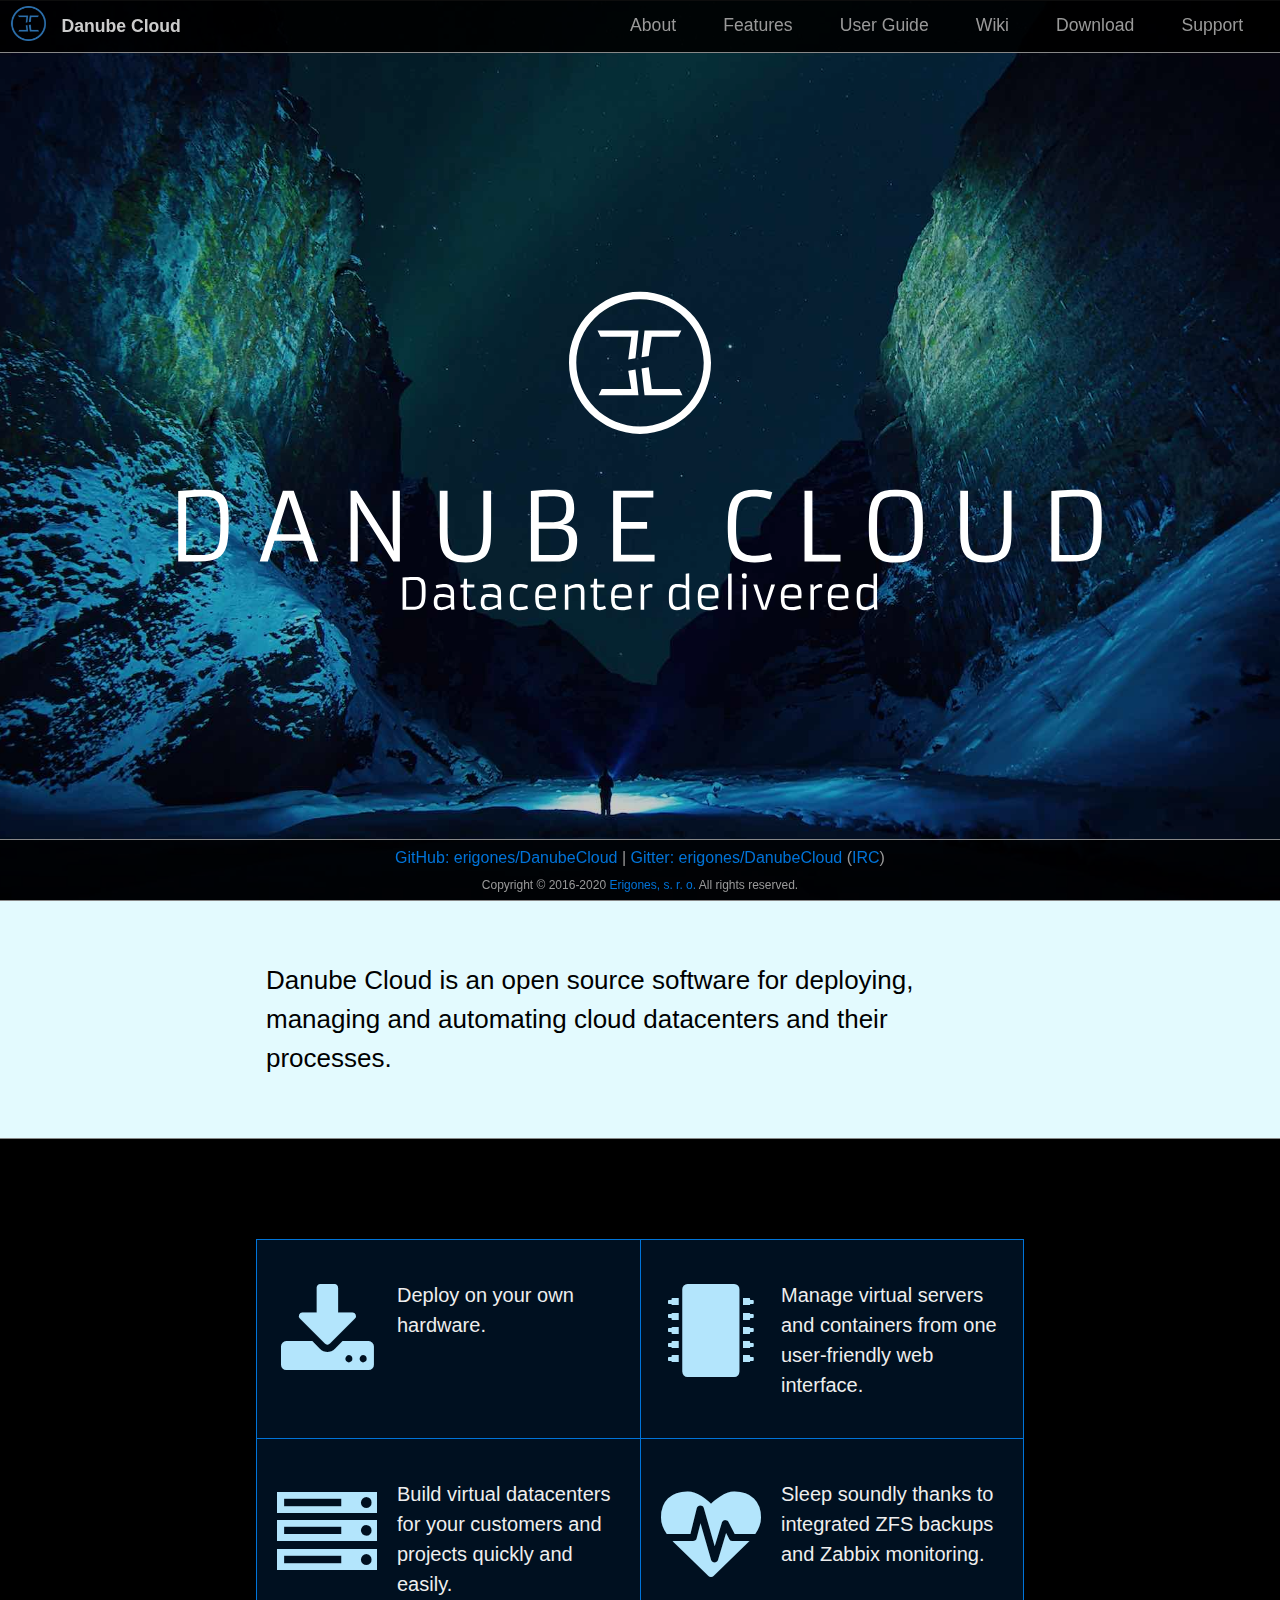
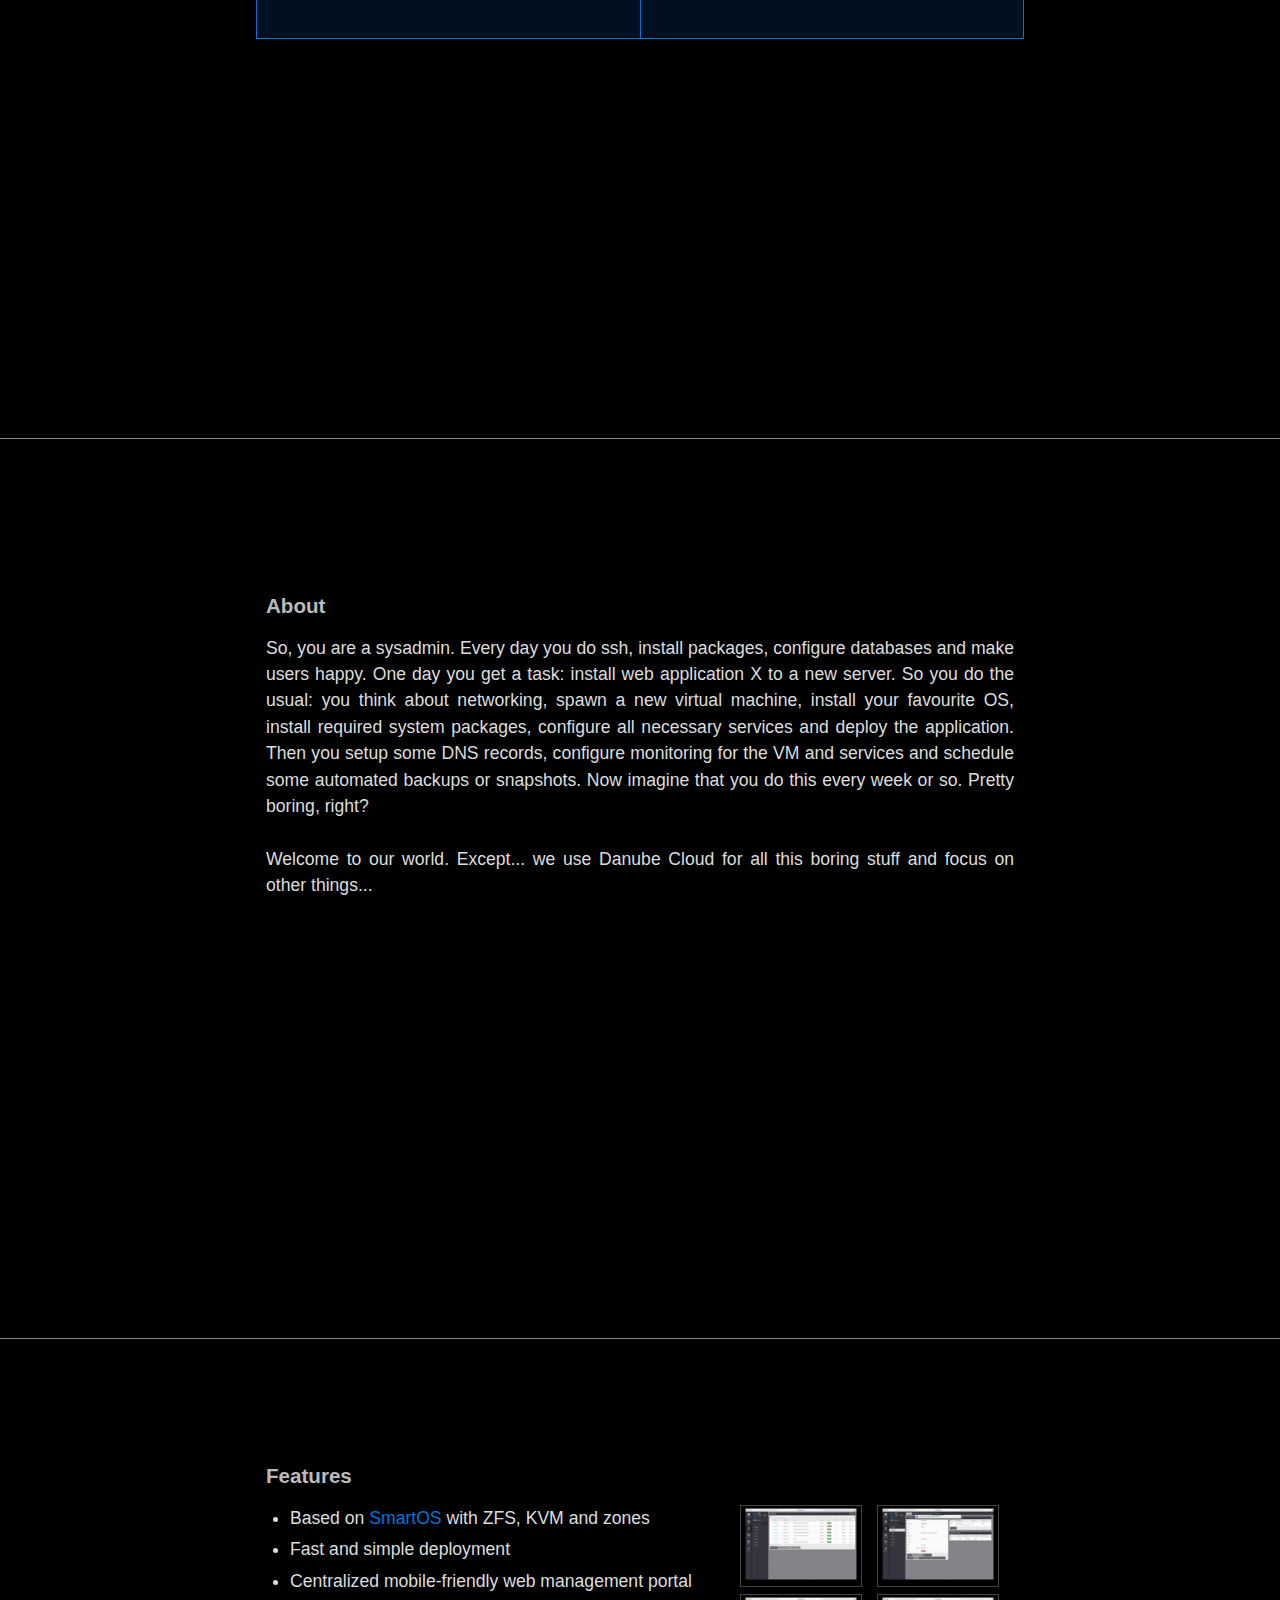
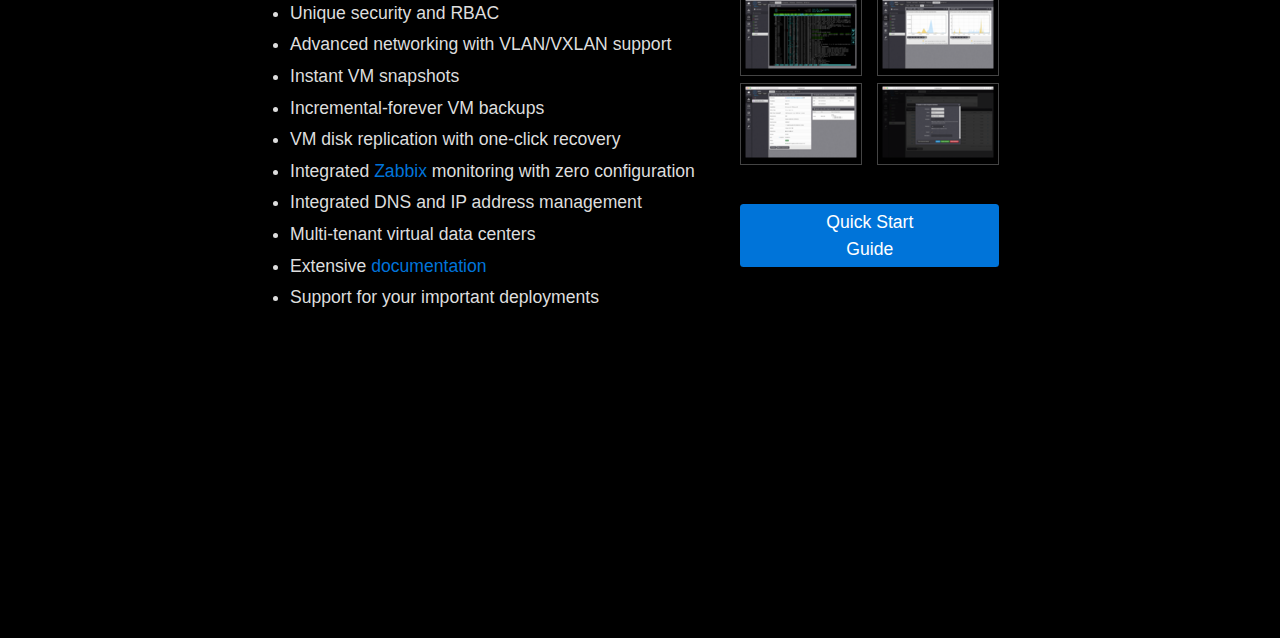
<file: html/index.html>
<!DOCTYPE html>
<html lang="en">
  <head>
    <meta charset="utf-8">
    <meta http-equiv="X-UA-Compatible" content="IE=edge">
    <meta name="viewport" content="width=device-width, initial-scale=1, shrink-to-fit=no">
    <meta name="description" content="Danube Cloud is an open source software for deploying, managing and automating cloud datacenters and their processes.">
    <meta name="author" content="Erigones, s. r. o.">
    <title>Danube Cloud Community Edition</title>

    <!-- You Promised Me Mars Colonies. Instead, I Got Facebook (Buzz Aldrin) -->
    <!-- Twitter -->
    <meta name="twitter:site" content="@danubecloud">
    <meta name="twitter:creator" content="@erigones">
    <meta name="twitter:card" content="summary_large_image">
    <meta name="twitter:title" content="Danube Cloud Community Edition">
    <meta name="twitter:description" content="Danube Cloud is an open source software for deploying, managing and automating cloud datacenters and their processes.">
    <meta name="twitter:image" content="https://danubecloud.org/img/danubecloud-logo-social.png">
    <meta name="twitter:url" content="https://danubecloud.org">
    <!-- Facebook -->
    <meta property="og:type" content="website">
    <meta property="og:title" content="Danube Cloud Community Edition">
    <meta property="og:description" content="Danube Cloud is an open source software for deploying, managing and automating cloud datacenters and their processes.">
    <meta property="og:site_name" content="danubecloud.org">
    <meta property="og:image" content="https://danubecloud.org/img/danubecloud-logo-social.png">
    <meta property="og:url" content="https://danubecloud.org">

    <!-- Favicon -->
    <link rel="apple-touch-icon" href="img/danubecloud-icon-144.png">
    <link rel="icon" type="image/png" href="img/danubecloud-icon-64.png">

    <!-- CSS -->
    <link href="css/picnic.min.css" rel="stylesheet">
    <link href="css/esdc.css?t=1481721156" rel="stylesheet">
    <link href="css/fontello.css?t=1481721156" rel="stylesheet">

    <!-- JavaScript -->
    <script src="js/ga.js"></script>
    <script src="js/yt.js"></script>
    <script src="js/slides.js"></script>
  </head>
  <body>

    <!-- Header: fixed navbar -->
    <nav class="transparent">
      <img class="logo" src="img/danubecloud-icon-64.png" alt="" />
      <a href="/#home" class="brand">Danube Cloud</a>

      <!-- responsive-->
      <input id="bmenub" type="checkbox" class="show">
      <label for="bmenub" class="burger pseudo button" id="menu">&#8801; menu</label>

      <div class="menu">
        <a href="/#about" id="btn-about" class="pseudo button">About</a>
        <a href="/#features" id="btn-features" class="pseudo button">Features</a>
        <a href="https://docs.danubecloud.org" class="pseudo button external">User Guide</a>
        <a href="https://github.com/erigones/esdc-ce/wiki" class="pseudo button external">Wiki</a>
        <a href="https://github.com/erigones/esdc-ce/wiki/download" class="pseudo button external">Download</a>
        <a href="https://danubecloud.com" class="pseudo button external">Support</a>
      </div>
    </nav>

    <!-- Content -->
    <main>
      <div class="section" id="home">
        <div class="hero esdc-logo">
          <div class="content">
          </div>
        </div>
      </div>

      <div class="section-small" id="danubecloud">
        <div class="hero-small">
          <div class="text-well">
            Danube Cloud is an open source software for deploying, managing and automating cloud datacenters and their processes.
          </div>
        </div>
      </div>

      <div class="section" id="about">
        <div class="hero">
          <div class="content">
            <div class="content-free">
              <div class="flex two">
                <div class="box box1">
                  <span>
                    <i class="icon-download lead-image"></i>
                    <p class="lead-image-text">Deploy on your own hardware.</p>
                  </span>
                </div>
                <div class="box box2">
                  <span>
                    <i class="icon-microchip lead-image"></i>
                    <p class="lead-image-text">Manage virtual servers and containers from one user-friendly web interface.</p>
                  </span>
                </div>
              </div>
              <div class="flex two">
                <div class="box box3">
                  <span>
                    <i class="icon-server lead-image"></i>
                    <p class="lead-image-text">Build virtual datacenters for your customers and projects quickly and easily.</p>
                  </span>
                </div>
                <div class="box box4">
                  <span>
                    <i class="icon-heartbeat lead-image"></i>
                    <p class="lead-image-text">Sleep soundly thanks to integrated ZFS backups and Zabbix monitoring.</p>
                  </span>
                </div>
              </div>
            </div>
          </div>
        </div>
      </div>

      <div class="section" id="about2">
        <div class="hero">
          <div class="content">
            <div class="content-text video">
              <div class="video-container center">
                <h3>About</h3>
                <div id="yt-about">
                  <p>
                  So, you are a sysadmin. Every day you do ssh, install packages, configure databases and make users happy. One day you get a task: install web application X to a new server. So you do the usual: you think about networking, spawn a new virtual machine, install your favourite OS, install required system packages, configure all necessary services and deploy the application. Then you setup some DNS records, configure monitoring for the VM and services and schedule some automated backups or snapshots. Now imagine that you do this every week or so. Pretty boring, right?
                  <br><br>
                  Welcome to our world. Except... we use Danube Cloud for all this boring stuff and focus on other things...
                  </p>
                </div>
              </div>
            </div>
          </div>
        </div>
      </div>

      <div class="section" id="features">
        <div class="hero">
          <div class="content">
            <div class="content-text">
              <h3>Features</h3>
              <div class="flex">
                <div>
                  <ul>
                    <li>Based on <a href="https://www.joyent.com/smartos" target="_blank" class="external">SmartOS</a> with ZFS, KVM and zones</li>
                    <li>Fast and simple deployment</li>
                    <li>Centralized mobile-friendly web management portal</li>
                    <li>Unique security and RBAC</li>
                    <li>Advanced networking with VLAN/VXLAN support</li>
                    <li>Instant VM snapshots</li>
                    <li>Incremental-forever VM backups</li>
                    <li>VM disk replication with one-click recovery</li>
                    <li>Integrated <a href="http://www.zabbix.com/" target="_blank" class="external">Zabbix</a> monitoring with zero configuration</li>
                    <li>Integrated DNS and IP address management</li>
                    <li data-tooltip="Transparently divide data center resources among customers, groups and projects." class="tooltip-bottom">Multi-tenant virtual data centers</li>
                    <li>Extensive <a href="https://docs.danubecloud.org" target="_blank" class="external">documentation</a></li>
                    <!--<li>Highly-available management portal in <a href="https://danubecloud.com" target="_blank" class="external">Enterprise Edition</a></li>-->
                    <li>Support for your important deployments</li>
                  </ul>
                </div>
                <div></div>
                <div id="screenshots">
                  <a href="img/screenshots/vm-list.png" class="screenshot"><img src="img/screenshots/vm-list-small.png" alt=""></a>
                  <a href="img/screenshots/vm-details.png" class="screenshot"><img src="img/screenshots/vm-details-small.png" alt=""></a>
                  <br>
                  <a href="img/screenshots/vm-console.png" class="screenshot"><img src="img/screenshots/vm-console-small.png" alt=""></a>
                  <a href="img/screenshots/vm-monitoring.png" class="screenshot"><img src="img/screenshots/vm-monitoring-small.png" alt=""></a>
                  <br>
                  <a href="img/screenshots/node-details.png" class="screenshot"><img src="img/screenshots/node-details-small.png" alt=""></a>
                  <a href="img/screenshots/vm-snapshots.png" class="screenshot"><img src="img/screenshots/vm-snapshots-small.png" alt=""></a>
                  <br><br>
                  <a href="https://github.com/erigones/esdc-ce/wiki/Quick-Start" class="external button">Quick Start<br>Guide</a>
                  <br>
                </div>
              </div>
            </div>
          </div>
        </div>
      </div>

      <footer>
        <div class="footer">
          <p class="socka">
            <!--
            <a href="https://twitter.com/danubecloud" class="external">Twitter<span class="hide-tablet">:&nbsp;@DanubeCloud</span></a>
            <span> | </span>
            -->
            <a href="https://github.com/erigones/DanubeCloud" class="external">GitHub<span class="hide-tablet">:&nbsp;erigones/DanubeCloud</span></a>
            <span> | </span>
            <a href="https://gitter.im/erigones/DanubeCloud" class="external">Gitter<span class="hide-tablet">:&nbsp;erigones/DanubeCloud</span></a> (<a href="http://irc.gitter.im" class="external">IRC</a>)
          <p class="copyright">Copyright &#169; 2016-2020 <a href="https://danubecloud.com/about-us/company" class="external" target="_blank">Erigones, s. r. o.</a> All rights reserved.</p>
        </div>
      </footer>
    </main>

  </body>
</html>
</file>
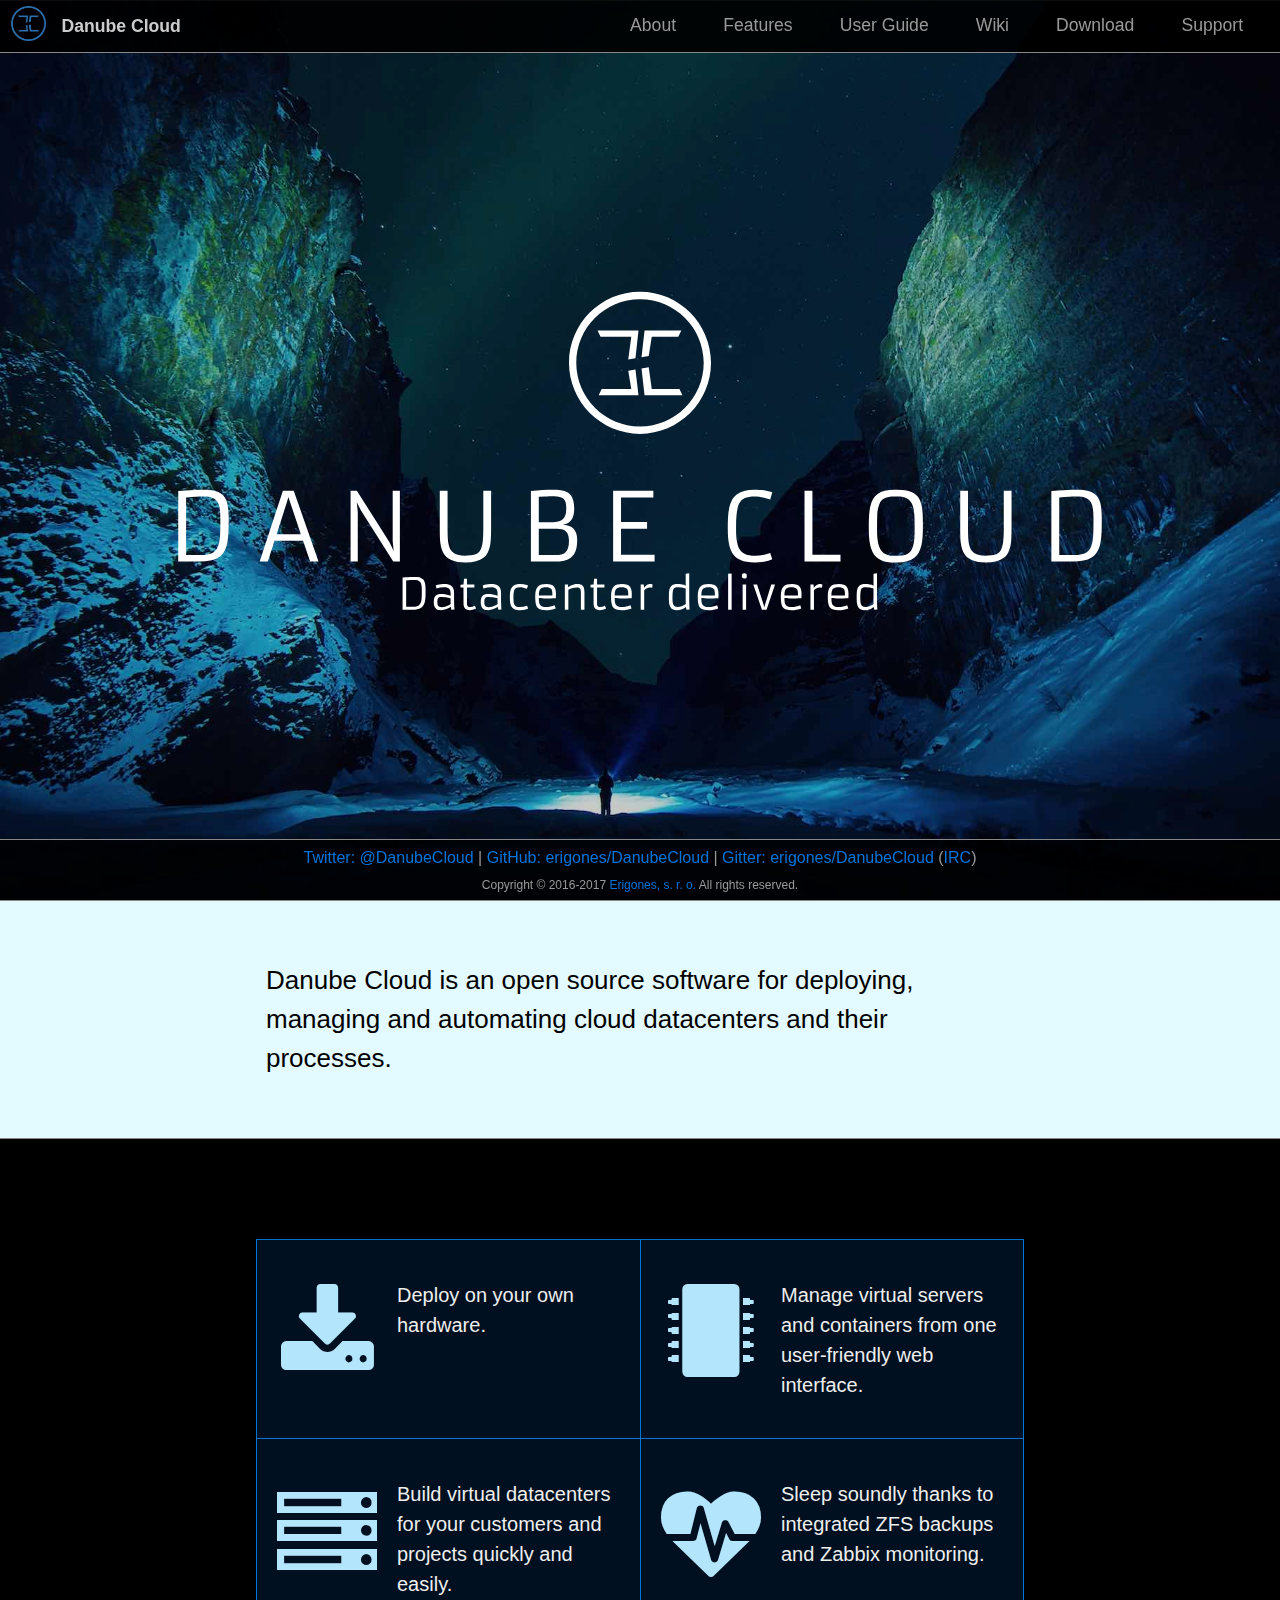
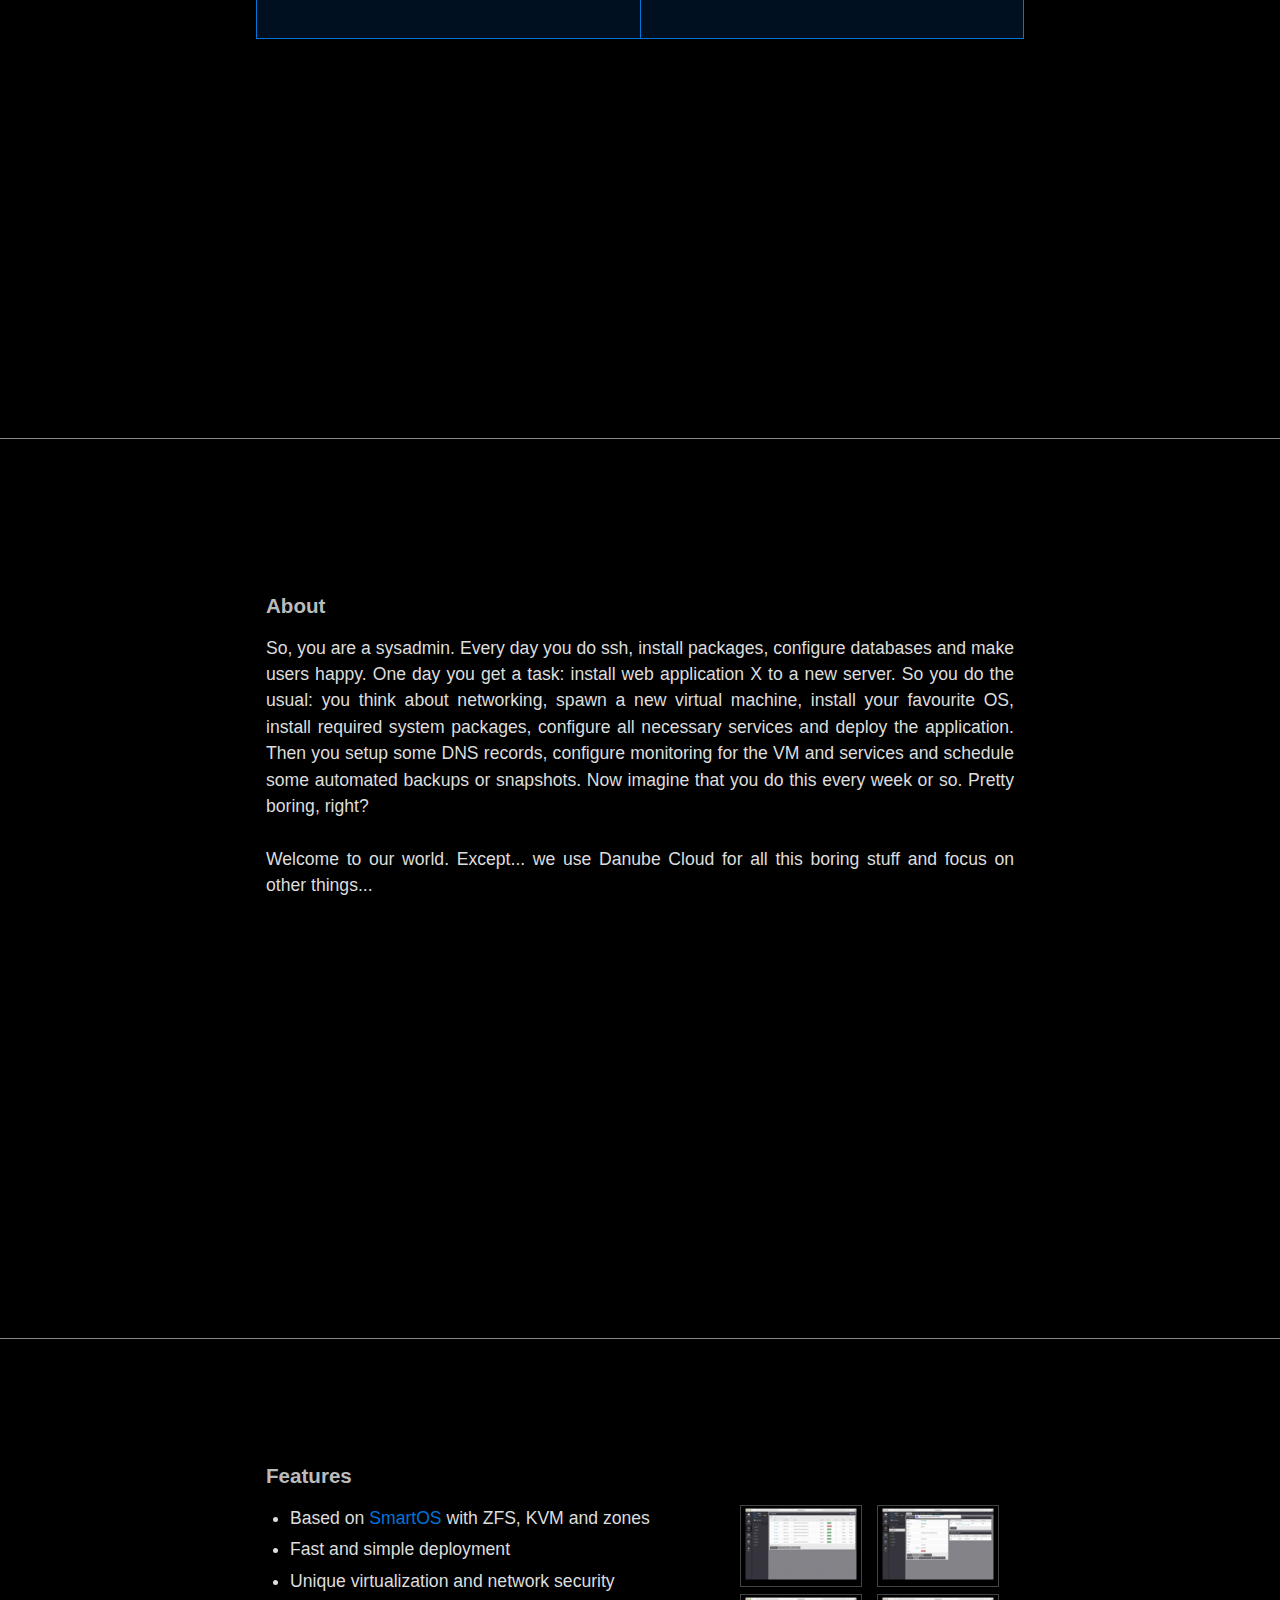
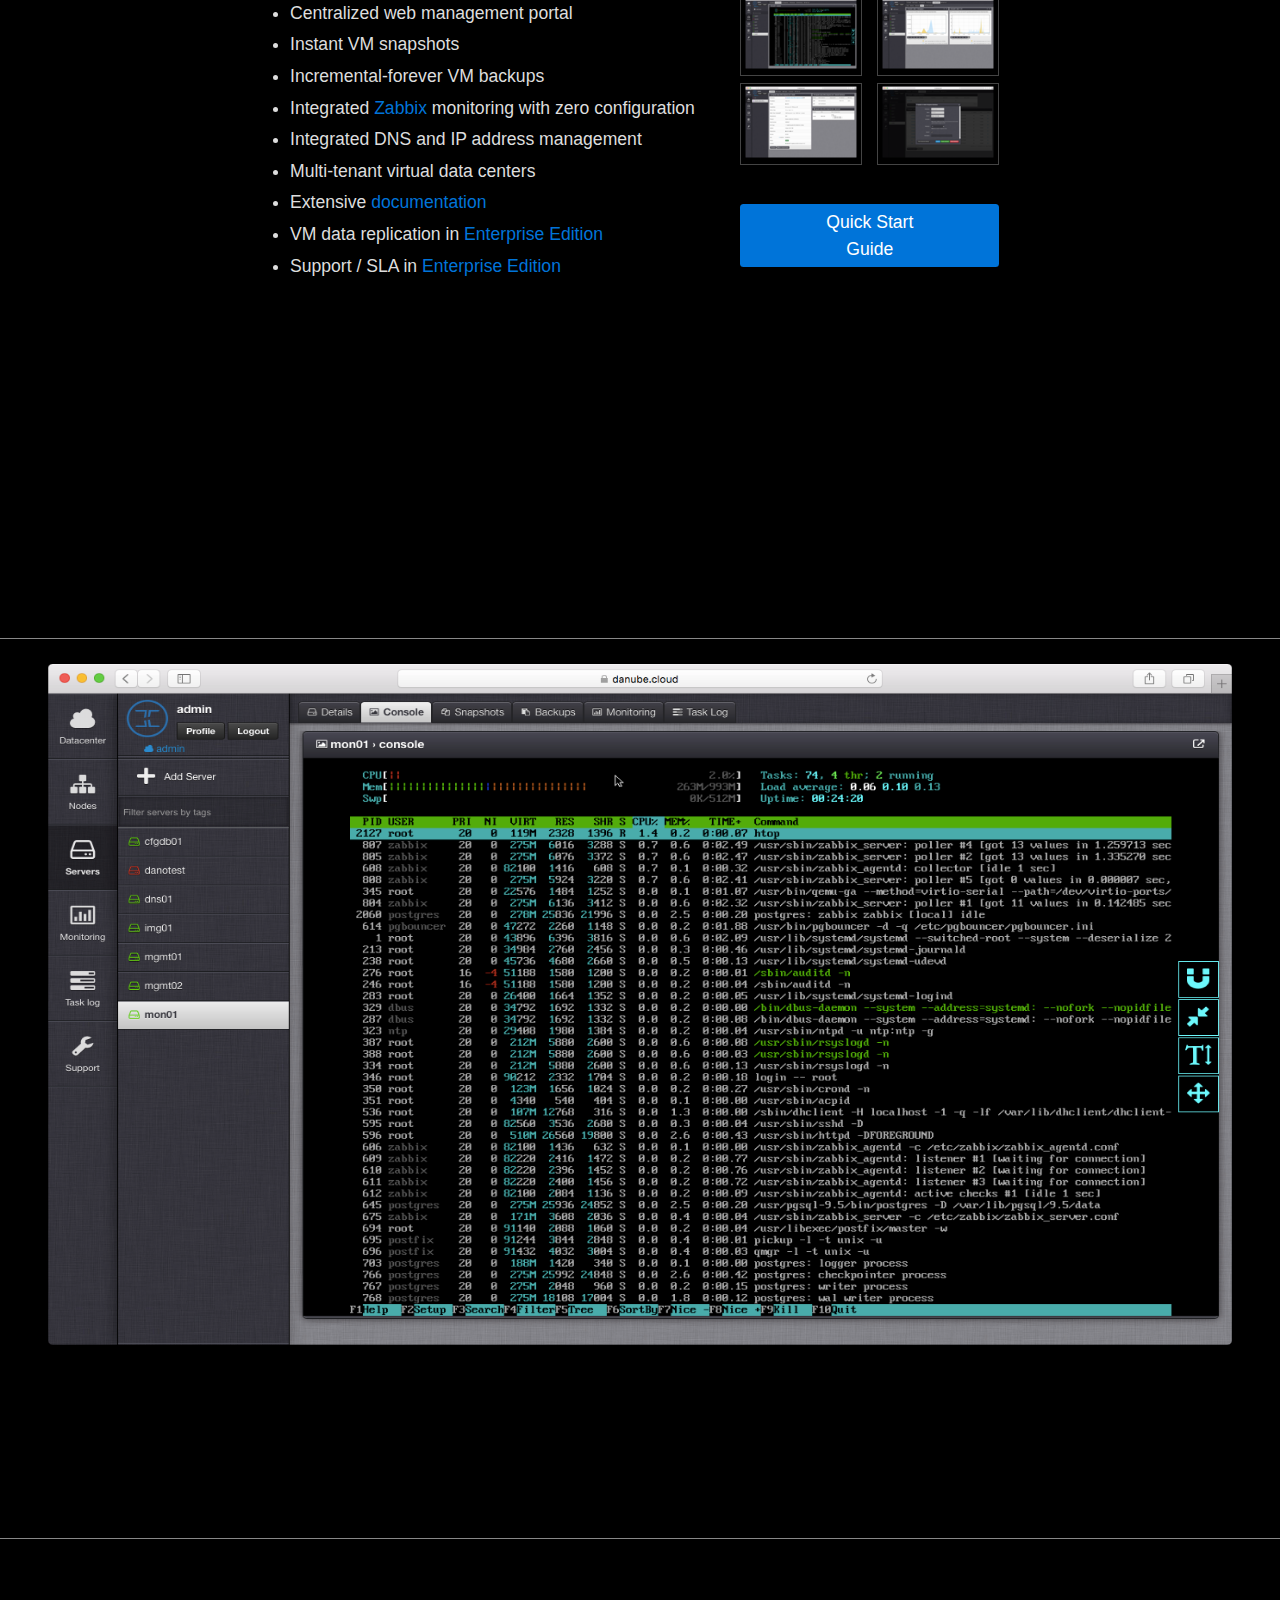
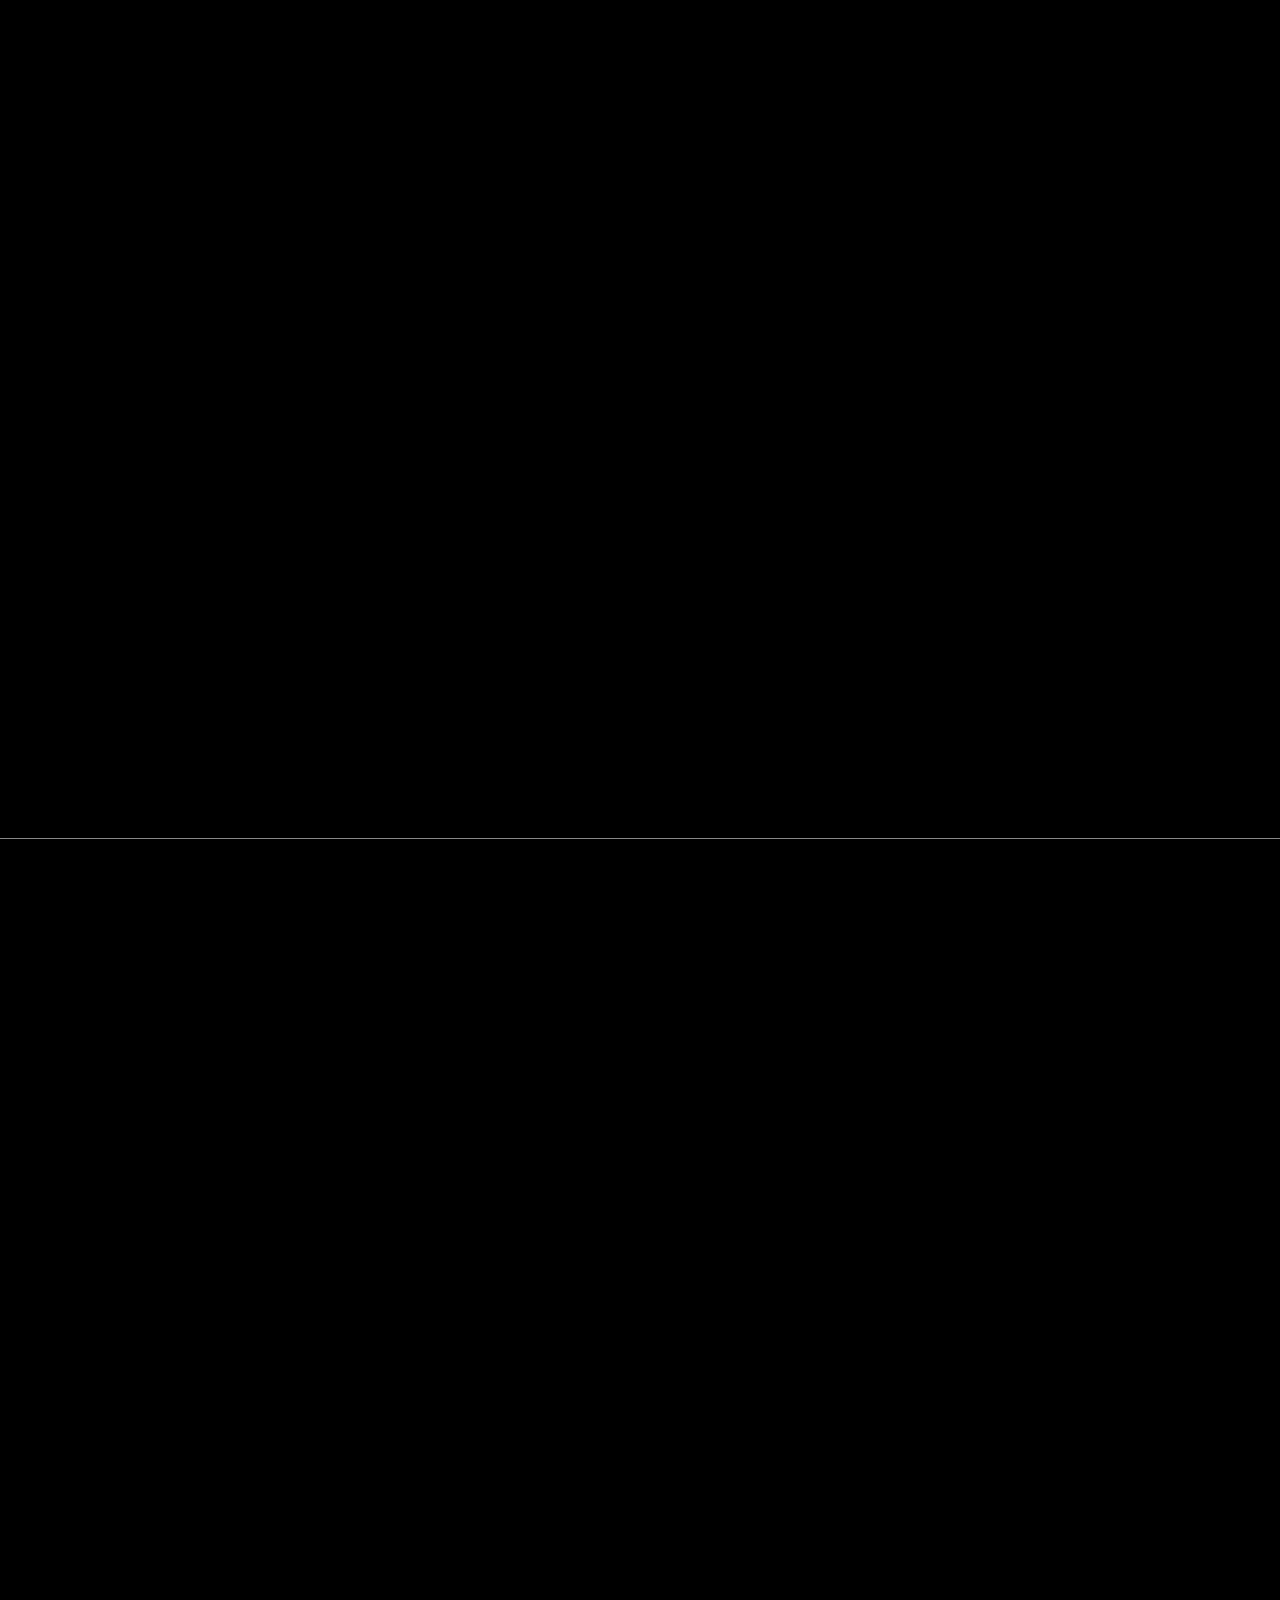
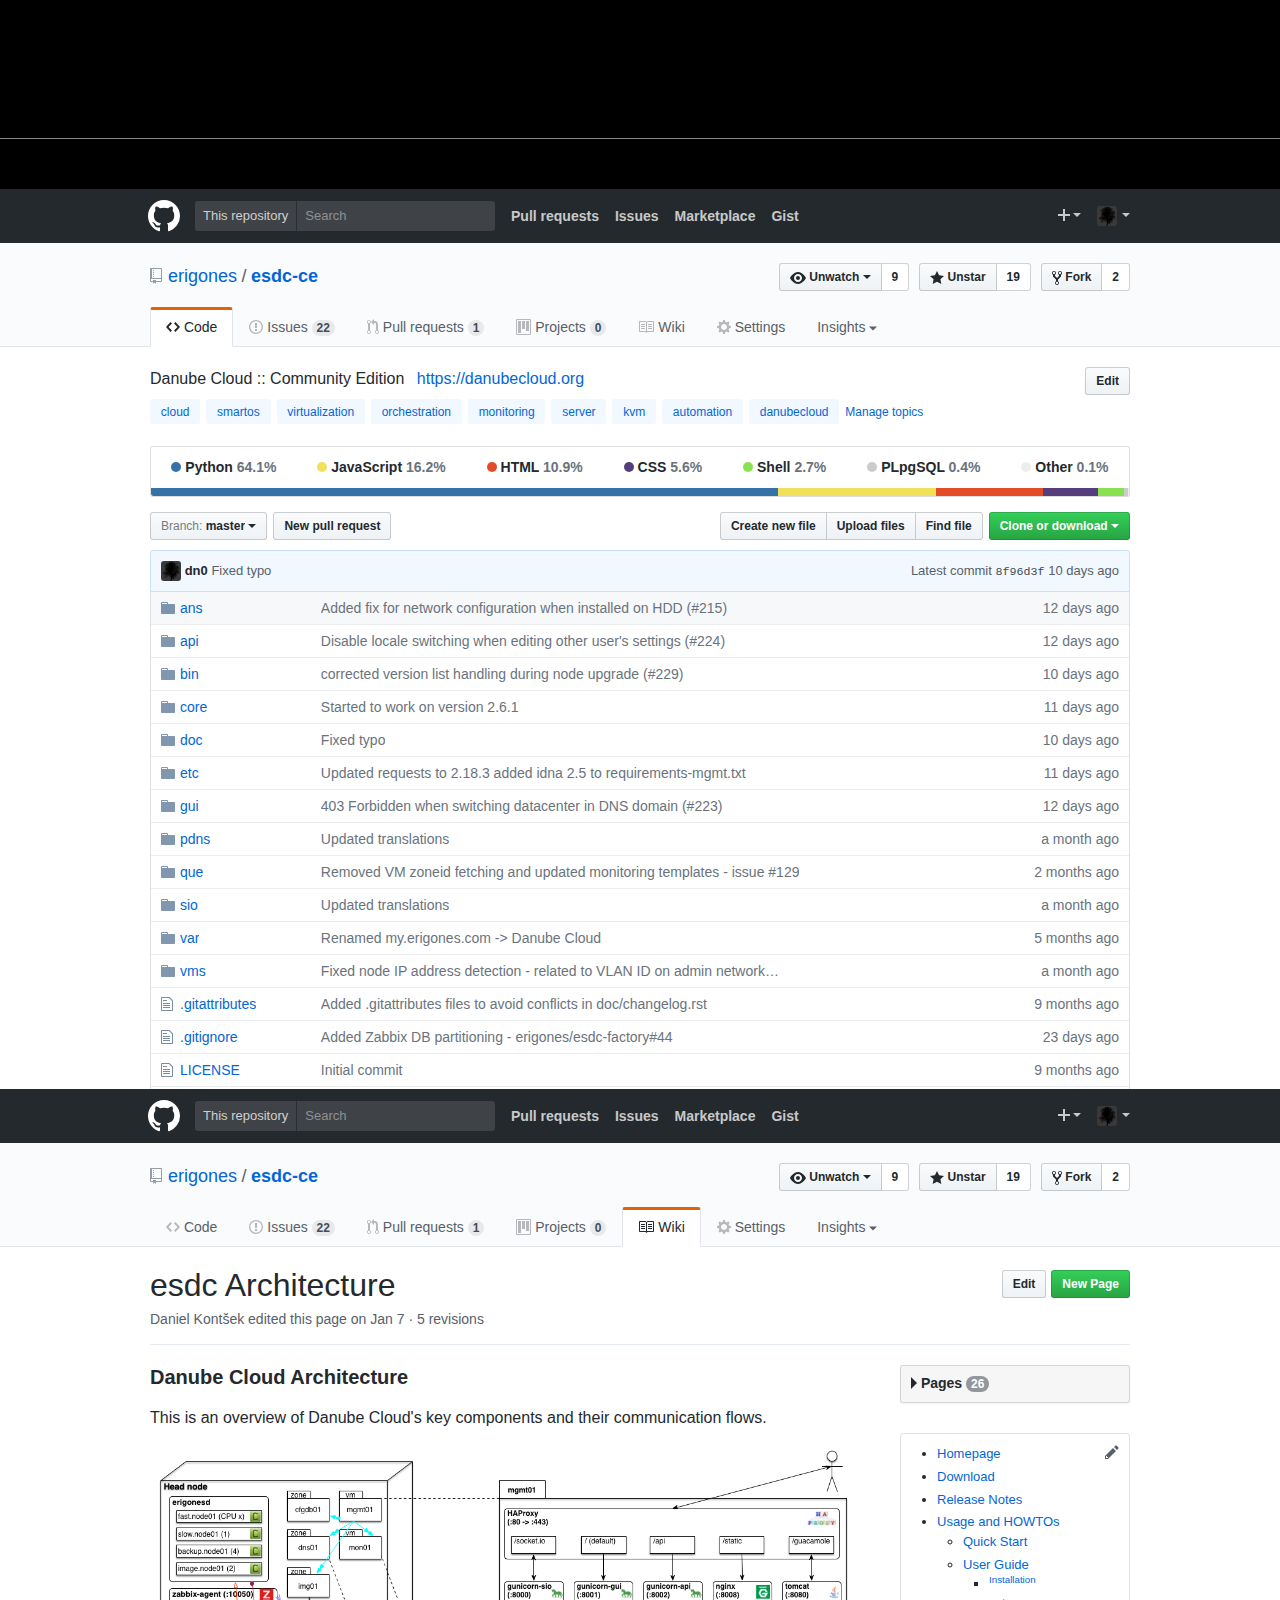
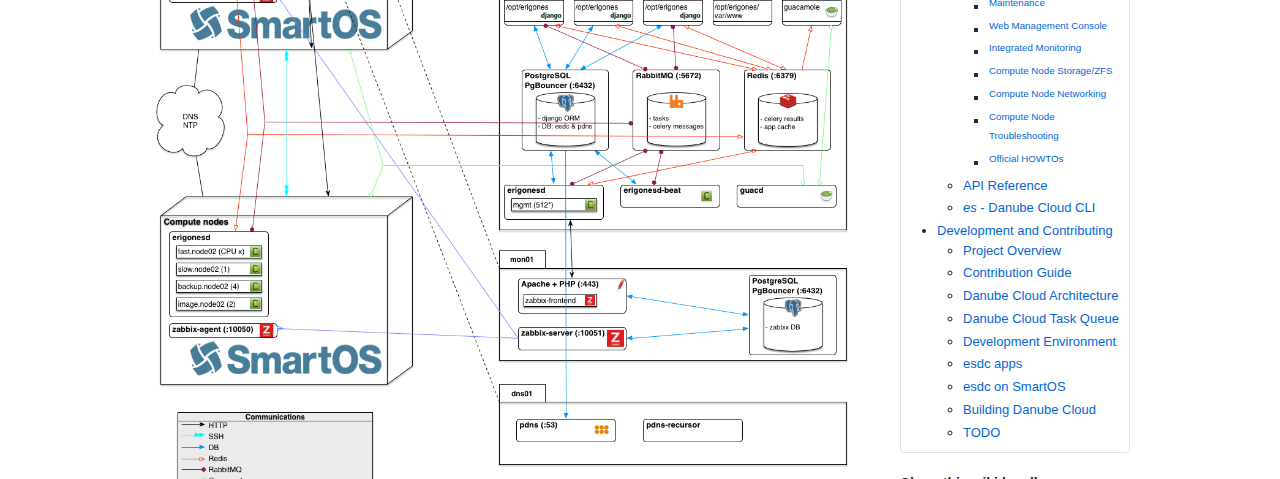
<file: html/slides.html>
<!DOCTYPE html>
<html lang="en">
  <head>
    <meta charset="utf-8">
    <meta http-equiv="X-UA-Compatible" content="IE=edge">
    <meta name="viewport" content="width=device-width, initial-scale=1, shrink-to-fit=no">
    <meta name="description" content="Danube Cloud is an open source software for deploying, managing and automating cloud datacenters and their processes.">
    <meta name="author" content="Erigones, s. r. o.">
    <title>Danube Cloud Community Edition</title>

    <!-- You Promised Me Mars Colonies. Instead, I Got Facebook (Buzz Aldrin) -->
    <!-- Twitter -->
    <meta name="twitter:site" content="@danubecloud">
    <meta name="twitter:creator" content="@erigones">
    <meta name="twitter:card" content="summary_large_image">
    <meta name="twitter:title" content="Danube Cloud Community Edition">
    <meta name="twitter:description" content="Danube Cloud is an open source software for deploying, managing and automating cloud datacenters and their processes.">
    <meta name="twitter:image" content="https://danubecloud.org/img/danubecloud-logo-social.png">
    <meta name="twitter:url" content="https://danubecloud.org">
    <!-- Facebook -->
    <meta property="og:type" content="website">
    <meta property="og:title" content="Danube Cloud Community Edition">
    <meta property="og:description" content="Danube Cloud is an open source software for deploying, managing and automating cloud datacenters and their processes.">
    <meta property="og:site_name" content="danubecloud.org">
    <meta property="og:image" content="https://danubecloud.org/img/danubecloud-logo-social.png">
    <meta property="og:url" content="https://danubecloud.org">

    <!-- Favicon -->
    <link rel="apple-touch-icon" href="img/danubecloud-icon-144.png">
    <link rel="icon" type="image/png" href="img/danubecloud-icon-64.png">

    <!-- CSS -->
    <link href="css/picnic.min.css" rel="stylesheet">
    <link href="css/esdc.css?t=1481721156" rel="stylesheet">
    <link href="css/fontello.css?t=1481721156" rel="stylesheet">

    <!-- JavaScript -->
    <script src="js/ga.js"></script>
    <script src="js/yt.js"></script>
    <script src="js/slides.js"></script>
  </head>
  <body>

    <!-- Header: fixed navbar -->
    <nav class="transparent">
      <img class="logo" src="img/danubecloud-icon-64.png" alt="" />
      <a href="/#home" class="brand">Danube Cloud</a>

      <!-- responsive-->
      <input id="bmenub" type="checkbox" class="show">
      <label for="bmenub" class="burger pseudo button" id="menu">&#8801; menu</label>

      <div class="menu">
        <a href="/#about" id="btn-about" class="pseudo button">About</a>
        <a href="/#features" id="btn-features" class="pseudo button">Features</a>
        <a href="https://docs.danubecloud.org" class="pseudo button external">User Guide</a>
        <a href="https://github.com/erigones/esdc-ce/wiki" class="pseudo button external">Wiki</a>
        <a href="https://github.com/erigones/esdc-ce/wiki/download" class="pseudo button external">Download</a>
        <a href="https://danubecloud.com" class="pseudo button external">Support</a>
      </div>
    </nav>

    <!-- Content -->
    <main>
      <div class="section" id="home">
        <div class="hero esdc-logo">
          <div class="content">
          </div>
        </div>
      </div>

      <div class="section-small" id="danubecloud">
        <div class="hero-small">
          <div class="text-well">
            Danube Cloud is an open source software for deploying, managing and automating cloud datacenters and their processes.
          </div>
        </div>
      </div>

      <div class="section" id="about">
        <div class="hero">
          <div class="content">
            <div class="content-free">
              <div class="flex two">
                <div class="box box1">
                  <span>
                    <i class="icon-download lead-image"></i>
                    <p class="lead-image-text">Deploy on your own hardware.</p>
                  </span>
                </div>
                <div class="box box2">
                  <span>
                    <i class="icon-microchip lead-image"></i>
                    <p class="lead-image-text">Manage virtual servers and containers from one user-friendly web interface.</p>
                  </span>
                </div>
              </div>
              <div class="flex two">
                <div class="box box3">
                  <span>
                    <i class="icon-server lead-image"></i>
                    <p class="lead-image-text">Build virtual datacenters for your customers and projects quickly and easily.</p>
                  </span>
                </div>
                <div class="box box4">
                  <span>
                    <i class="icon-heartbeat lead-image"></i>
                    <p class="lead-image-text">Sleep soundly thanks to integrated ZFS backups and Zabbix monitoring.</p>
                  </span>
                </div>
              </div>
            </div>
          </div>
        </div>
      </div>

      <div class="section" id="about2">
        <div class="hero">
          <div class="content">
            <div class="content-text video">
              <div class="video-container center">
                <h3>About</h3>
                <div id="yt-about">
                  <p>
                  So, you are a sysadmin. Every day you do ssh, install packages, configure databases and make users happy. One day you get a task: install web application X to a new server. So you do the usual: you think about networking, spawn a new virtual machine, install your favourite OS, install required system packages, configure all necessary services and deploy the application. Then you setup some DNS records, configure monitoring for the VM and services and schedule some automated backups or snapshots. Now imagine that you do this every week or so. Pretty boring, right?
                  <br><br>
                  Welcome to our world. Except... we use Danube Cloud for all this boring stuff and focus on other things...
                  </p>
                </div>
              </div>
            </div>
          </div>
        </div>
      </div>

      <div class="section" id="features">
        <div class="hero">
          <div class="content">
            <div class="content-text">
              <h3>Features</h3>
              <div class="flex">
                <div>
                  <ul>
                    <li>Based on <a href="https://www.joyent.com/smartos" target="_blank" class="external">SmartOS</a> with ZFS, KVM and zones</li>
                    <li>Fast and simple deployment</li>
                    <li>Unique virtualization and network security</li>
                    <li>Centralized web management portal</li>
                    <li>Instant VM snapshots</li>
                    <li>Incremental-forever VM backups</li>
                    <li>Integrated <a href="http://www.zabbix.com/" target="_blank" class="external">Zabbix</a> monitoring with zero configuration</li>
                    <li>Integrated DNS and IP address management</li>
                    <li data-tooltip="Transparently divide data center resources among customers, groups and projects." class="tooltip-bottom">Multi-tenant virtual data centers</li>
                    <li>Extensive <a href="https://docs.danubecloud.org" target="_blank" class="external">documentation</a></li>
                    <li>VM data replication in <a href="https://danubecloud.com" target="_blank" class="external">Enterprise Edition</a></li>
                    <!--<li>Highly-available management portal in <a href="https://danubecloud.com" target="_blank" class="external">Enterprise Edition</a></li>-->
                    <li>Support / SLA in <a href="https://danubecloud.com" target="_blank" class="external">Enterprise Edition</a></li>
                  </ul>
                </div>
                <div></div>
                <div id="screenshots">
                  <a href="img/screenshots/vm-list.png" class="screenshot"><img src="img/screenshots/vm-list-small.png" alt=""></a>
                  <a href="img/screenshots/vm-details.png" class="screenshot"><img src="img/screenshots/vm-details-small.png" alt=""></a>
                  <br>
                  <a href="img/screenshots/vm-console.png" class="screenshot"><img src="img/screenshots/vm-console-small.png" alt=""></a>
                  <a href="img/screenshots/vm-monitoring.png" class="screenshot"><img src="img/screenshots/vm-monitoring-small.png" alt=""></a>
                  <br>
                  <a href="img/screenshots/node-details.png" class="screenshot"><img src="img/screenshots/node-details-small.png" alt=""></a>
                  <a href="img/screenshots/vm-snapshots.png" class="screenshot"><img src="img/screenshots/vm-snapshots-small.png" alt=""></a>
                  <br><br>
                  <a href="https://github.com/erigones/esdc-ce/wiki/Quick-Start" class="external button">Quick Start<br>Guide</a>
                  <br>
                </div>
              </div>
            </div>
          </div>
        </div>
      </div>

      <div class="section" id="screenshot">
        <div class="hero">
          <div class="content" style="top:0px">
            <div class="">
              <div class="video-container center" style="padding-bottom: 75%">
                <img src="img/screenshots/vm-console.png" style="border:none; height: 768px"></iframe>
              </div>
            </div>
          </div>
        </div>
      </div>

      <div class="section" id="docs">
        <div class="hero">
          <div class="content" style="top:50px">
            <div class="">
              <div class="video-container center" style="padding-bottom: 75%">
                <iframe src="https://docs.danubecloud.org/user-guide/install/compute-node.html" style="border:none"></iframe>
              </div>
            </div>
          </div>
        </div>
      </div>

      <div class="section" id="docs2">
        <div class="hero">
          <div class="content" style="top:50px">
            <div class="">
              <div class="video-container center" style="padding-bottom: 75%">
                <iframe src="https://docs.danubecloud.org/api-reference/api/vm_base.html" style="border:none"></iframe>
              </div>
            </div>
          </div>
        </div>
      </div>

      <div class="section" id="dev">
        <div class="hero">
          <div class="content" style="top:50px">
            <div class="">
              <div class="video-container center" style="padding-bottom: 75%">
                <iframe src="sites/erigones_esdc-ce_main.html" style="border:none"></iframe>
              </div>
            </div>
          </div>
        </div>
      </div>

      <div class="section" id="dev2">
        <div class="hero">
          <div class="content" style="top:50px">
            <div class="">
              <div class="video-container center" style="padding-bottom: 75%">
                <iframe src="sites/erigones_esdc-ce_wiki_architecture.html" style="border:none"></iframe>
              </div>
            </div>
          </div>
        </div>
      </div>

      <footer>
        <div class="footer">
          <p class="socka">
            <a href="https://twitter.com/danubecloud" class="external">Twitter<span class="hide-tablet">:&nbsp;@DanubeCloud</span></a>
            <span> | </span>
            <a href="https://github.com/erigones/DanubeCloud" class="external">GitHub<span class="hide-tablet">:&nbsp;erigones/DanubeCloud</span></a>
            <span> | </span>
            <a href="https://gitter.im/erigones/DanubeCloud" class="external">Gitter<span class="hide-tablet">:&nbsp;erigones/DanubeCloud</span></a> (<a href="http://irc.gitter.im" class="external">IRC</a>)
          <p class="copyright">Copyright &#169; 2016-2017 <a href="https://danubecloud.com/about-us/company" class="external" target="_blank">Erigones, s. r. o.</a> All rights reserved.</p>
        </div>
      </footer>
    </main>

  </body>
</html>
</file>
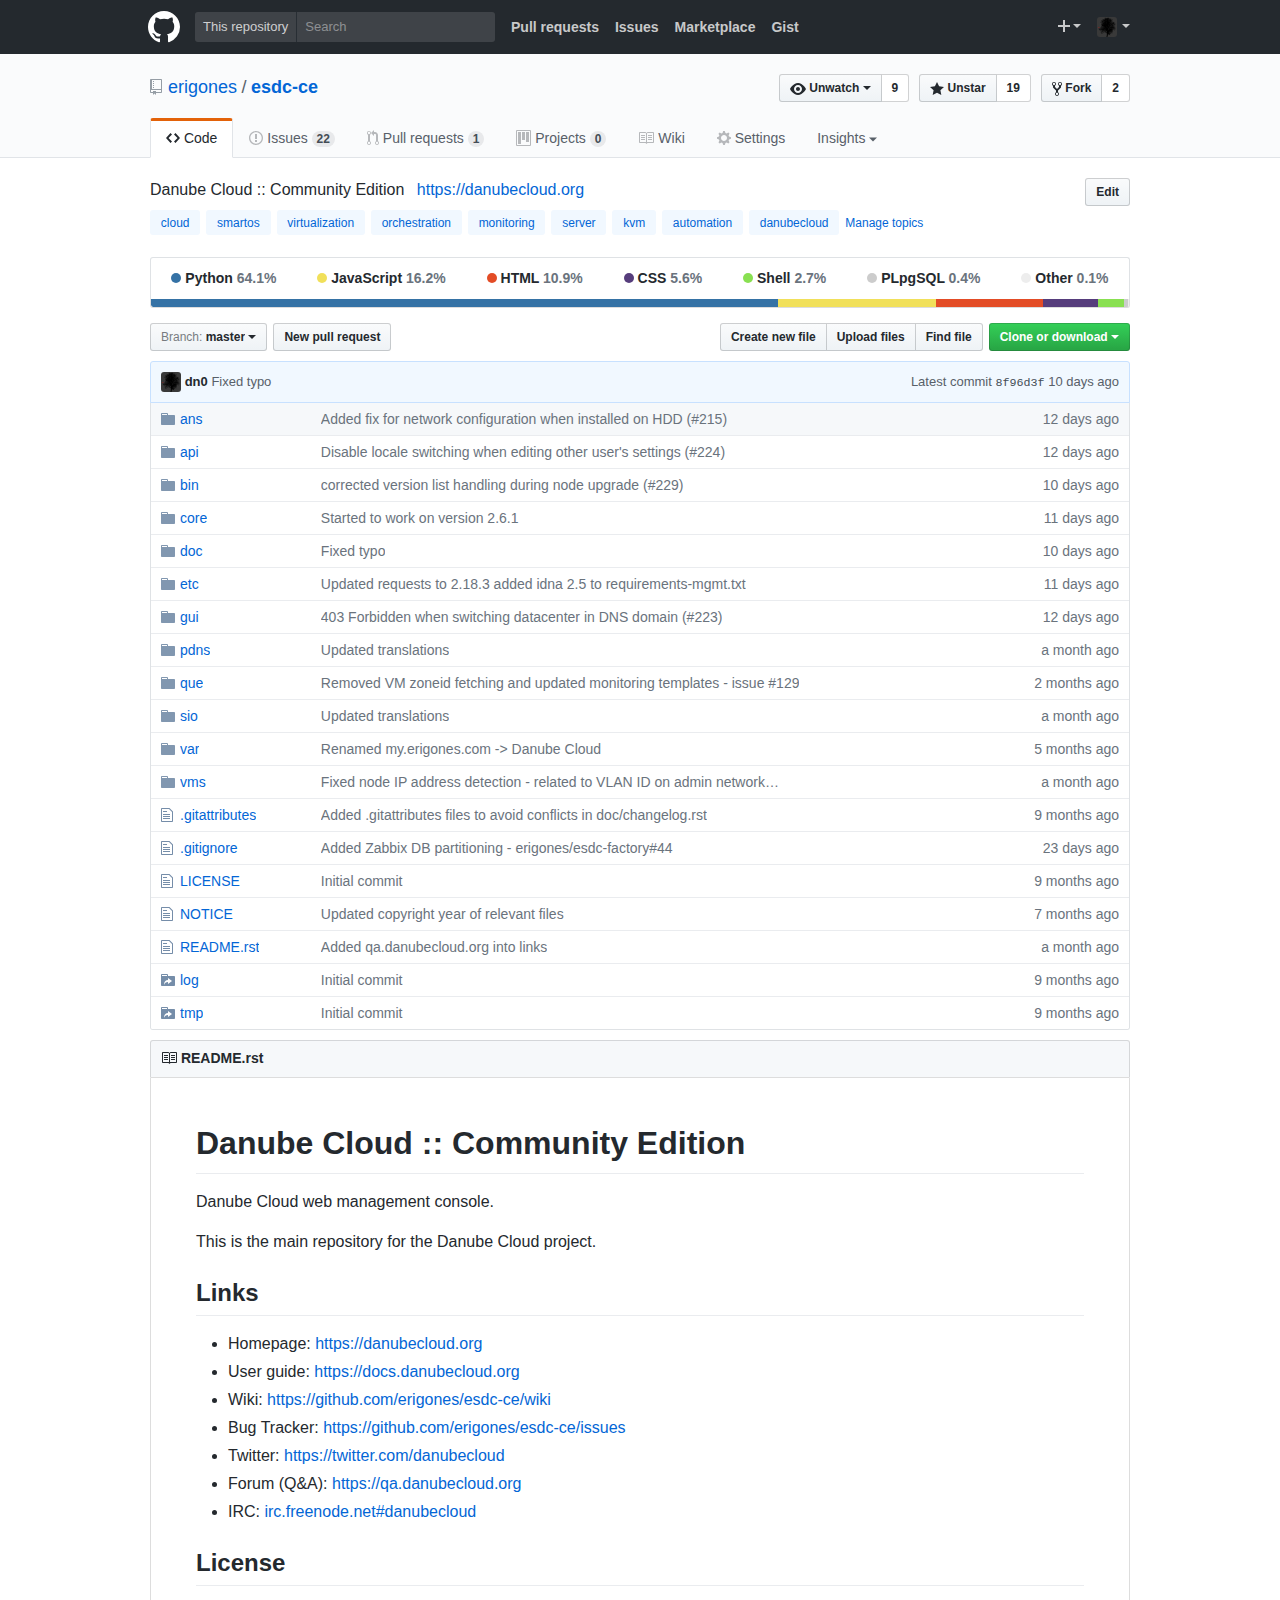
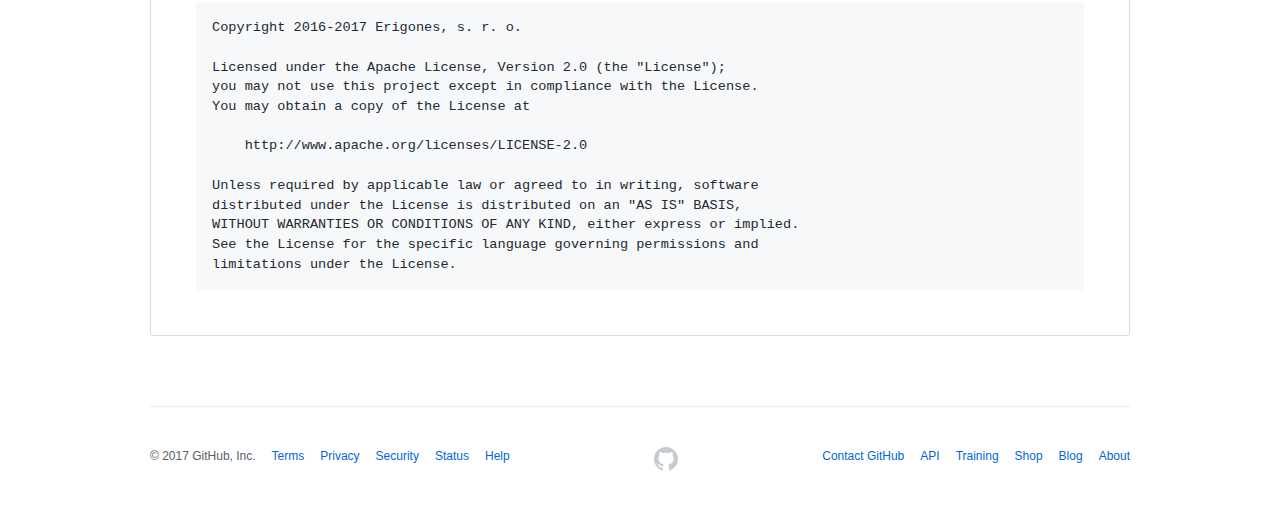
<file: html/sites/erigones_esdc-ce_main.html>
<!DOCTYPE html>
<html lang="en"><head>
<meta http-equiv="content-type" content="text/html; charset=UTF-8">
    <meta charset="utf-8">
  <link rel="dns-prefetch" href="https://assets-cdn.github.com/">
  <link rel="dns-prefetch" href="https://avatars0.githubusercontent.com/">
  <link rel="dns-prefetch" href="https://avatars1.githubusercontent.com/">
  <link rel="dns-prefetch" href="https://avatars2.githubusercontent.com/">
  <link rel="dns-prefetch" href="https://avatars3.githubusercontent.com/">
  <link rel="dns-prefetch" href="https://github-cloud.s3.amazonaws.com/">
  <link rel="dns-prefetch" href="https://user-images.githubusercontent.com/">



  <link crossorigin="anonymous" href="erigones_esdc-ce_main_files/frameworks-77c3b874f32e71b14cded5a120f42f5c7288fa52e0a37f2d5.css" integrity="sha256-d8O4dPMucbFM3tWhIPQvXHKI+lLgo38tWRn72Lz8pjw=" media="all" rel="stylesheet">
  <link crossorigin="anonymous" href="erigones_esdc-ce_main_files/github-6518de102c0fb5eefed8021d369596311a18c644778f5d8d1fa72.css" integrity="sha256-ZRjeECwPte7+2AIdNpWWMRoYxkR3j12NH6cjjEs4cLo=" media="all" rel="stylesheet">
  
  
  
  

  <meta name="viewport" content="width=device-width">
  
  <title>erigones/esdc-ce: Danube Cloud :: Community Edition</title>
  <link rel="search" type="application/opensearchdescription+xml" href="https://github.com/opensearch.xml" title="GitHub">
  <link rel="fluid-icon" href="https://github.com/fluidicon.png" title="GitHub">
  <meta property="fb:app_id" content="1401488693436528">

    
    <meta content="https://avatars2.githubusercontent.com/u/3020476?v=4&amp;s=400" property="og:image"><meta content="GitHub" property="og:site_name"><meta content="object" property="og:type"><meta content="erigones/esdc-ce" property="og:title"><meta content="https://github.com/erigones/esdc-ce" property="og:url"><meta content="esdc-ce - Danube Cloud :: Community Edition" property="og:description">

  <link rel="assets" href="https://assets-cdn.github.com/">
  <link rel="web-socket" href="wss://live.github.com/_sockets/VjI6MTcyOTM1ODE3OmE3OWU2OTk2N2RmNzgxYWVjOTU2NmQ1MmZlZWNjZDcyYjAwZTg4YTViMDBmZTYyZWE0NWI0ZDU4YjkzODBiZWQ=--9fdae1824a84767402b4fbdb512430594cc87126">
  <meta name="pjax-timeout" content="1000">
  <link rel="sudo-modal" href="https://github.com/sessions/sudo_modal">
  <meta name="request-id" content="C507:27E98:54C11:A3565:5997DDDC" data-pjax-transient="">
  

  <meta name="selected-link" value="repo_source" data-pjax-transient="">

  <meta name="google-site-verification" content="KT5gs8h0wvaagLKAVWq8bbeNwnZZK1r1XQysX3xurLU">
<meta name="google-site-verification" content="ZzhVyEFwb7w3e0-uOTltm8Jsck2F5StVihD0exw2fsA">
    <meta name="google-analytics" content="UA-3769691-2">

<meta content="collector.githubapp.com" name="octolytics-host"><meta content="github" name="octolytics-app-id"><meta content="https://collector.githubapp.com/github-external/browser_event" name="octolytics-event-url"><meta content="C507:27E98:54C11:A3565:5997DDDC" name="octolytics-dimension-request_id"><meta content="iad" name="octolytics-dimension-region_edge"><meta content="iad" name="octolytics-dimension-region_render"><meta content="3155465" name="octolytics-actor-id"><meta content="dn0" name="octolytics-actor-login"><meta content="736dc8162b0f82369f7b14cc58ca741e907ecd961aca4d256d1253ff56f4d1d2" name="octolytics-actor-hash">
<meta content="/&lt;user-name&gt;/&lt;repo-name&gt;" data-pjax-transient="true" name="analytics-location">




  <meta class="js-ga-set" name="dimension1" content="Logged In">


  

      <meta name="hostname" content="github.com">
  <meta name="user-login" content="dn0">

      <meta name="expected-hostname" content="github.com">
    <meta name="js-proxy-site-detection-payload" content="[base64]">

    <meta name="enabled-features" content="UNIVERSE_BANNER">

  <meta name="html-safe-nonce" content="cbea58fc3f69463935526ae4e3f45377981f9317">

  <meta http-equiv="x-pjax-version" content="f086c7c90a434df01369ca38165e0cd6">
  

      <link href="https://github.com/erigones/esdc-ce/commits/master.atom" rel="alternate" title="Recent Commits to esdc-ce:master" type="application/atom+xml">

  <meta name="description" content="esdc-ce - Danube Cloud :: Community Edition">
  <meta name="go-import" content="github.com/erigones/esdc-ce git https://github.com/erigones/esdc-ce.git">

  <meta content="3020476" name="octolytics-dimension-user_id"><meta content="erigones" name="octolytics-dimension-user_login"><meta content="73122985" name="octolytics-dimension-repository_id"><meta content="erigones/esdc-ce" name="octolytics-dimension-repository_nwo"><meta content="true" name="octolytics-dimension-repository_public"><meta content="false" name="octolytics-dimension-repository_is_fork"><meta content="73122985" name="octolytics-dimension-repository_network_root_id"><meta content="erigones/esdc-ce" name="octolytics-dimension-repository_network_root_nwo"><meta content="false" name="octolytics-dimension-repository_explore_github_marketplace_ci_cta_shown">


    <link rel="canonical" href="https://github.com/erigones/esdc-ce" data-pjax-transient="">


  <meta name="browser-stats-url" content="https://api.github.com/_private/browser/stats">

  <meta name="browser-errors-url" content="https://api.github.com/_private/browser/errors">

  <link rel="mask-icon" href="https://assets-cdn.github.com/pinned-octocat.svg" color="#000000">
  <link rel="icon" type="image/x-icon" href="https://assets-cdn.github.com/favicon.ico">

<meta name="theme-color" content="#1e2327">



  </head>

  <body class="logged-in env-production emoji-size-boost">
    

  <div class="position-relative js-header-wrapper ">
    <a href="#start-of-content" tabindex="1" class="bg-black text-white p-3 show-on-focus js-skip-to-content">Skip to content</a>
    <div id="js-pjax-loader-bar" class="pjax-loader-bar"><div class="progress"></div></div>

    
    
    



        
<div class="header" role="banner">
  <div class="container-lg px-3 clearfix">
    <div class="d-flex flex-justify-between">
      <div class="d-flex">
        <a class="header-logo-invertocat" href="https://github.com/" data-hotkey="g d" aria-label="Homepage" data-ga-click="Header, go to dashboard, icon:logo">
  <svg aria-hidden="true" class="octicon octicon-mark-github" height="32" version="1.1" viewBox="0 0 16 16" width="32"><path fill-rule="evenodd" d="M8 0C3.58 0 0 3.58 0 8c0 3.54 2.29 6.53 5.47 7.59.4.07.55-.17.55-.38 0-.19-.01-.82-.01-1.49-2.01.37-2.53-.49-2.69-.94-.09-.23-.48-.94-.82-1.13-.28-.15-.68-.52-.01-.53.63-.01 1.08.58 1.23.82.72 1.21 1.87.87 2.33.66.07-.52.28-.87.51-1.07-1.78-.2-3.64-.89-3.64-3.95 0-.87.31-1.59.82-2.15-.08-.2-.36-1.02.08-2.12 0 0 .67-.21 2.2.82.64-.18 1.32-.27 2-.27.68 0 1.36.09 2 .27 1.53-1.04 2.2-.82 2.2-.82.44 1.1.16 1.92.08 2.12.51.56.82 1.27.82 2.15 0 3.07-1.87 3.75-3.65 3.95.29.25.54.73.54 1.48 0 1.07-.01 1.93-.01 2.2 0 .21.15.46.55.38A8.013 8.013 0 0 0 16 8c0-4.42-3.58-8-8-8z"></path></svg>
</a>


            <div class="mr-2">
              <div class="header-search scoped-search site-scoped-search js-site-search" role="search">
  <!-- '"` --><!-- </textarea></xmp> --><form accept-charset="UTF-8" action="/erigones/esdc-ce/search" class="js-site-search-form" data-scoped-search-url="/erigones/esdc-ce/search" data-unscoped-search-url="/search" method="get"><div style="margin:0;padding:0;display:inline"><input name="utf8" value="✓" type="hidden"></div>
    <label class="form-control header-search-wrapper js-chromeless-input-container">
        <a href="https://github.com/erigones/esdc-ce" class="header-search-scope no-underline">This repository</a>
      <input class="form-control header-search-input js-site-search-focus js-site-search-field is-clearable" data-hotkey="s" name="q" placeholder="Search" aria-label="Search this repository" data-unscoped-placeholder="Search GitHub" data-scoped-placeholder="Search" autocapitalize="off" type="text">
        <input class="js-site-search-type-field" name="type" type="hidden">
    </label>
</form></div>

            </div>

          <ul class="d-flex list-style-none" role="navigation">
            <li>
              <a href="https://github.com/pulls" aria-label="Pull requests you created" class="js-selected-navigation-item header-navlink" data-ga-click="Header, click, Nav menu - item:pulls context:user" data-hotkey="g p" data-selected-links="/pulls /pulls/assigned /pulls/mentioned /pulls">
                Pull requests
</a>            </li>
            <li>
              <a href="https://github.com/issues" aria-label="Issues you created" class="js-selected-navigation-item header-navlink" data-ga-click="Header, click, Nav menu - item:issues context:user" data-hotkey="g i" data-selected-links="/issues /issues/assigned /issues/mentioned /issues">
                Issues
</a>            </li>
                <li>
                  <a href="https://github.com/marketplace" class="js-selected-navigation-item header-navlink" data-ga-click="Header, click, Nav menu - item:marketplace context:user" data-selected-links=" /marketplace">
                    Marketplace
</a>                </li>
              <li>
                <a class="header-navlink" href="https://gist.github.com/" data-ga-click="Header, go to gist, text:gist">Gist</a>
              </li>
          </ul>
      </div>

      <div class="d-flex">
        
<ul class="d-flex user-nav list-style-none" id="user-links">
  <li class="dropdown js-menu-container">
    

  </li>

  <li class="dropdown js-menu-container">
    <a class="header-navlink tooltipped tooltipped-s js-menu-target" href="https://github.com/new" aria-label="Create new…" aria-expanded="false" aria-haspopup="true" data-ga-click="Header, create new, icon:add">
      <svg aria-hidden="true" class="octicon octicon-plus float-left" height="16" version="1.1" viewBox="0 0 12 16" width="12"><path fill-rule="evenodd" d="M12 9H7v5H5V9H0V7h5V2h2v5h5z"></path></svg>
      <span class="dropdown-caret"></span>
    </a>

    <div class="dropdown-menu-content js-menu-content">
      <ul class="dropdown-menu dropdown-menu-sw">
        
<a class="dropdown-item" href="https://github.com/new" data-ga-click="Header, create new repository">
  New repository
</a>

  <a class="dropdown-item" href="https://github.com/new/import" data-ga-click="Header, import a repository">
    Import repository
  </a>

<a class="dropdown-item" href="https://gist.github.com/" data-ga-click="Header, create new gist">
  New gist
</a>

  <a class="dropdown-item" href="https://github.com/organizations/new" data-ga-click="Header, create new organization">
    New organization
  </a>



  <div class="dropdown-divider"></div>
  <div class="dropdown-header">
    <span title="erigones/esdc-ce">This repository</span>
  </div>
    <a class="dropdown-item" href="https://github.com/erigones/esdc-ce/issues/new" data-ga-click="Header, create new issue">
      New issue
    </a>

      </ul>
    </div>
  </li>

  <li class="dropdown js-menu-container">
    <a class="header-navlink name tooltipped tooltipped-sw js-menu-target" href="https://github.com/dn0" aria-label="View profile and more" aria-expanded="false" aria-haspopup="true" data-ga-click="Header, show menu, icon:avatar">
      <img alt="@dn0" class="avatar" src="erigones_esdc-ce_main_files/3155465.png" width="20" height="20">
      <span class="dropdown-caret"></span>
    </a>

    <div class="dropdown-menu-content js-menu-content">
      <div class="dropdown-menu dropdown-menu-sw">
        <div class="dropdown-header header-nav-current-user css-truncate">
          Signed in as <strong class="css-truncate-target">dn0</strong>
        </div>

        <div class="dropdown-divider"></div>

        <a class="dropdown-item" href="https://github.com/dn0" data-ga-click="Header, go to profile, text:your profile">
          Your profile
        </a>
        <a class="dropdown-item" href="https://github.com/dn0?tab=stars" data-ga-click="Header, go to starred repos, text:your stars">
          Your stars
        </a>
        <a class="dropdown-item" href="https://github.com/explore" data-ga-click="Header, go to explore, text:explore">
          Explore
        </a>
        <a class="dropdown-item" href="https://help.github.com/" data-ga-click="Header, go to help, text:help">
          Help
        </a>

        <div class="dropdown-divider"></div>

        <a class="dropdown-item" href="https://github.com/settings/profile" data-ga-click="Header, go to settings, icon:settings">
          Settings
        </a>

        <!-- '"` --><!-- </textarea></xmp> --><form accept-charset="UTF-8" action="/logout" class="logout-form" method="post"><div style="margin:0;padding:0;display:inline"><input name="utf8" value="✓" type="hidden"><input name="authenticity_token" value="6pW0yXDfH/maqfQA4dYl3hYsLi+FupisXf+FDW9rwwELbMwOHNoV0PJHgrYSNoWzsO+6ypdXiUed0jtHNVyqyw==" type="hidden"></div>
          <button type="submit" class="dropdown-item dropdown-signout" data-ga-click="Header, sign out, icon:logout">
            Sign out
          </button>
</form>      </div>
    </div>
  </li>
</ul>


        <!-- '"` --><!-- </textarea></xmp> --><form accept-charset="UTF-8" action="/logout" class="sr-only right-0" method="post"><div style="margin:0;padding:0;display:inline"><input name="utf8" value="✓" type="hidden"><input name="authenticity_token" value="+xa69biYMCM5SrASR5cGTu8Gu3wpfjd4AdxVx3xBzRsa78Iy1J06ClGkxqS0d6YjScUvmTuTJpPB8euNJnak0Q==" type="hidden"></div>
          <button type="submit" class="dropdown-item dropdown-signout" data-ga-click="Header, sign out, icon:logout">
            Sign out
          </button>
</form>      </div>
    </div>
  </div>
</div>


      

  </div>

  <div id="start-of-content" class="show-on-focus"></div>

    <div id="js-flash-container">
</div>



  <div role="main">
        <div itemscope="" itemtype="http://schema.org/SoftwareSourceCode">
    <div id="js-repo-pjax-container" data-pjax-container="">
      


  



    <div class="pagehead repohead instapaper_ignore readability-menu experiment-repo-nav">
      <div class="container repohead-details-container">

        <ul class="pagehead-actions">
  <li>
        <!-- '"` --><!-- </textarea></xmp> --><form accept-charset="UTF-8" action="/notifications/subscribe" class="js-social-container" data-autosubmit="true" data-remote="true" method="post"><div style="margin:0;padding:0;display:inline"><input name="utf8" value="✓" type="hidden"><input name="authenticity_token" value="7KB5LRk4U831ZX8pDZw4HAM/o02aWf49mn6BaTeUngukjLGQ8+hlFm7RlyUDm1rLfUgULOydc7PiCRAjmLDxLA==" type="hidden"></div>      <input class="form-control" id="repository_id" name="repository_id" value="73122985" type="hidden">

        <div class="select-menu js-menu-container js-select-menu">
          <a href="https://github.com/erigones/esdc-ce/subscription" class="btn btn-sm btn-with-count select-menu-button js-menu-target" role="button" aria-haspopup="true" aria-expanded="false" aria-label="Toggle repository notifications menu" data-ga-click="Repository, click Watch settings, action:files#disambiguate">
            <span class="js-select-button">
                <svg aria-hidden="true" class="octicon octicon-eye" height="16" version="1.1" viewBox="0 0 16 16" width="16"><path fill-rule="evenodd" d="M8.06 2C3 2 0 8 0 8s3 6 8.06 6C13 14 16 8 16 8s-3-6-7.94-6zM8 12c-2.2 0-4-1.78-4-4 0-2.2 1.8-4 4-4 2.22 0 4 1.8 4 4 0 2.22-1.78 4-4 4zm2-4c0 1.11-.89 2-2 2-1.11 0-2-.89-2-2 0-1.11.89-2 2-2 1.11 0 2 .89 2 2z"></path></svg>
                Unwatch
            </span>
          </a>
            <a class="social-count js-social-count" href="https://github.com/erigones/esdc-ce/watchers" aria-label="9 users are watching this repository">
              9
            </a>

        <div class="select-menu-modal-holder">
          <div class="select-menu-modal subscription-menu-modal js-menu-content">
            <div class="select-menu-header js-navigation-enable" tabindex="-1">
              <svg aria-label="Close" class="octicon octicon-x js-menu-close" height="16" role="img" version="1.1" viewBox="0 0 12 16" width="12"><path fill-rule="evenodd" d="M7.48 8l3.75 3.75-1.48 1.48L6 9.48l-3.75 3.75-1.48-1.48L4.52 8 .77 4.25l1.48-1.48L6 6.52l3.75-3.75 1.48 1.48z"></path></svg>
              <span class="select-menu-title">Notifications</span>
            </div>

              <div class="select-menu-list js-navigation-container" role="menu">

                <div class="select-menu-item js-navigation-item " role="menuitem" tabindex="0">
                  <svg aria-hidden="true" class="octicon octicon-check select-menu-item-icon" height="16" version="1.1" viewBox="0 0 12 16" width="12"><path fill-rule="evenodd" d="M12 5l-8 8-4-4 1.5-1.5L4 10l6.5-6.5z"></path></svg>
                  <div class="select-menu-item-text">
                    <input id="do_included" name="do" value="included" type="radio">
                    <span class="select-menu-item-heading">Not watching</span>
                    <span class="description">Be notified when participating or @mentioned.</span>
                    <span class="js-select-button-text hidden-select-button-text">
                      <svg aria-hidden="true" class="octicon octicon-eye" height="16" version="1.1" viewBox="0 0 16 16" width="16"><path fill-rule="evenodd" d="M8.06 2C3 2 0 8 0 8s3 6 8.06 6C13 14 16 8 16 8s-3-6-7.94-6zM8 12c-2.2 0-4-1.78-4-4 0-2.2 1.8-4 4-4 2.22 0 4 1.8 4 4 0 2.22-1.78 4-4 4zm2-4c0 1.11-.89 2-2 2-1.11 0-2-.89-2-2 0-1.11.89-2 2-2 1.11 0 2 .89 2 2z"></path></svg>
                      Watch
                    </span>
                  </div>
                </div>

                <div class="select-menu-item js-navigation-item selected" role="menuitem" tabindex="0">
                  <svg aria-hidden="true" class="octicon octicon-check select-menu-item-icon" height="16" version="1.1" viewBox="0 0 12 16" width="12"><path fill-rule="evenodd" d="M12 5l-8 8-4-4 1.5-1.5L4 10l6.5-6.5z"></path></svg>
                  <div class="select-menu-item-text">
                    <input checked="checked" id="do_subscribed" name="do" value="subscribed" type="radio">
                    <span class="select-menu-item-heading">Watching</span>
                    <span class="description">Be notified of all conversations.</span>
                    <span class="js-select-button-text hidden-select-button-text">
                      <svg aria-hidden="true" class="octicon octicon-eye" height="16" version="1.1" viewBox="0 0 16 16" width="16"><path fill-rule="evenodd" d="M8.06 2C3 2 0 8 0 8s3 6 8.06 6C13 14 16 8 16 8s-3-6-7.94-6zM8 12c-2.2 0-4-1.78-4-4 0-2.2 1.8-4 4-4 2.22 0 4 1.8 4 4 0 2.22-1.78 4-4 4zm2-4c0 1.11-.89 2-2 2-1.11 0-2-.89-2-2 0-1.11.89-2 2-2 1.11 0 2 .89 2 2z"></path></svg>
                        Unwatch
                    </span>
                  </div>
                </div>

                <div class="select-menu-item js-navigation-item " role="menuitem" tabindex="0">
                  <svg aria-hidden="true" class="octicon octicon-check select-menu-item-icon" height="16" version="1.1" viewBox="0 0 12 16" width="12"><path fill-rule="evenodd" d="M12 5l-8 8-4-4 1.5-1.5L4 10l6.5-6.5z"></path></svg>
                  <div class="select-menu-item-text">
                    <input id="do_ignore" name="do" value="ignore" type="radio">
                    <span class="select-menu-item-heading">Ignoring</span>
                    <span class="description">Never be notified.</span>
                    <span class="js-select-button-text hidden-select-button-text">
                      <svg aria-hidden="true" class="octicon octicon-mute" height="16" version="1.1" viewBox="0 0 16 16" width="16"><path fill-rule="evenodd" d="M8 2.81v10.38c0 .67-.81 1-1.28.53L3 10H1c-.55 0-1-.45-1-1V7c0-.55.45-1 1-1h2l3.72-3.72C7.19 1.81 8 2.14 8 2.81zm7.53 3.22l-1.06-1.06-1.97 1.97-1.97-1.97-1.06 1.06L11.44 8 9.47 9.97l1.06 1.06 1.97-1.97 1.97 1.97 1.06-1.06L13.56 8l1.97-1.97z"></path></svg>
                        Stop ignoring
                    </span>
                  </div>
                </div>

              </div>

            </div>
          </div>
        </div>
</form>
  </li>

  <li>
    
  <div class="js-toggler-container js-social-container starring-container on">
    <!-- '"` --><!-- </textarea></xmp> --><form accept-charset="UTF-8" action="/erigones/esdc-ce/unstar" class="starred" data-remote="true" method="post"><div style="margin:0;padding:0;display:inline"><input name="utf8" value="✓" type="hidden"><input name="authenticity_token" value="OFFhKv4kg2X/7HGxcDXkRyJvGEnexiN5qYPznHqAOjHSCxvErbvkO6DJTZ0Q0xbE9oQ2MQDdIRtfZ85jqQ/hLw==" type="hidden"></div>
      <button type="submit" class="btn btn-sm btn-with-count js-toggler-target" aria-label="Unstar this repository" title="Unstar erigones/esdc-ce" data-ga-click="Repository, click unstar button, action:files#disambiguate; text:Unstar">
        <svg aria-hidden="true" class="octicon octicon-star" height="16" version="1.1" viewBox="0 0 14 16" width="14"><path fill-rule="evenodd" d="M14 6l-4.9-.64L7 1 4.9 5.36 0 6l3.6 3.26L2.67 14 7 11.67 11.33 14l-.93-4.74z"></path></svg>
        Unstar
      </button>
        <a class="social-count js-social-count" href="https://github.com/erigones/esdc-ce/stargazers" aria-label="19 users starred this repository">
          19
        </a>
</form>
    <!-- '"` --><!-- </textarea></xmp> --><form accept-charset="UTF-8" action="/erigones/esdc-ce/star" class="unstarred" data-remote="true" method="post"><div style="margin:0;padding:0;display:inline"><input name="utf8" value="✓" type="hidden"><input name="authenticity_token" value="yAmh8z0C8Tq1U4Y44UUAy5rofL9FqY11Zu3Q58J0WH5NwZqsgOti9HD48Nbb5f9txjAJCU6pYr0/RWBGVPEfOQ==" type="hidden"></div>
      <button type="submit" class="btn btn-sm btn-with-count js-toggler-target" aria-label="Star this repository" title="Star erigones/esdc-ce" data-ga-click="Repository, click star button, action:files#disambiguate; text:Star">
        <svg aria-hidden="true" class="octicon octicon-star" height="16" version="1.1" viewBox="0 0 14 16" width="14"><path fill-rule="evenodd" d="M14 6l-4.9-.64L7 1 4.9 5.36 0 6l3.6 3.26L2.67 14 7 11.67 11.33 14l-.93-4.74z"></path></svg>
        Star
      </button>
        <a class="social-count js-social-count" href="https://github.com/erigones/esdc-ce/stargazers" aria-label="19 users starred this repository">
          19
        </a>
</form>  </div>

  </li>

  <li>
          <a href="#fork-destination-box" class="btn btn-sm btn-with-count" title="Fork your own copy of erigones/esdc-ce to your account" aria-label="Fork your own copy of erigones/esdc-ce to your account" rel="facebox" data-ga-click="Repository, show fork modal, action:files#disambiguate; text:Fork">
              <svg aria-hidden="true" class="octicon octicon-repo-forked" height="16" version="1.1" viewBox="0 0 10 16" width="10"><path fill-rule="evenodd" d="M8 1a1.993 1.993 0 0 0-1 3.72V6L5 8 3 6V4.72A1.993 1.993 0 0 0 2 1a1.993 1.993 0 0 0-1 3.72V6.5l3 3v1.78A1.993 1.993 0 0 0 5 15a1.993 1.993 0 0 0 1-3.72V9.5l3-3V4.72A1.993 1.993 0 0 0 8 1zM2 4.2C1.34 4.2.8 3.65.8 3c0-.65.55-1.2 1.2-1.2.65 0 1.2.55 1.2 1.2 0 .65-.55 1.2-1.2 1.2zm3 10c-.66 0-1.2-.55-1.2-1.2 0-.65.55-1.2 1.2-1.2.65 0 1.2.55 1.2 1.2 0 .65-.55 1.2-1.2 1.2zm3-10c-.66 0-1.2-.55-1.2-1.2 0-.65.55-1.2 1.2-1.2.65 0 1.2.55 1.2 1.2 0 .65-.55 1.2-1.2 1.2z"></path></svg>
            Fork
          </a>

          <div id="fork-destination-box" style="display: none;">
            <h2 class="facebox-header" data-facebox-id="facebox-header">Where should we fork this repository?</h2>
            <include-fragment src="" class="js-fork-select-fragment fork-select-fragment" data-url="/erigones/esdc-ce/fork?fragment=1">
              <img alt="Loading" src="erigones_esdc-ce_main_files/octocat-spinner-128.gif" width="64" height="64">
            </include-fragment>
          </div>

    <a href="https://github.com/erigones/esdc-ce/network" class="social-count" aria-label="2 users forked this repository">
      2
    </a>
  </li>
</ul>

        <h1 class="public ">
  <svg aria-hidden="true" class="octicon octicon-repo" height="16" version="1.1" viewBox="0 0 12 16" width="12"><path fill-rule="evenodd" d="M4 9H3V8h1v1zm0-3H3v1h1V6zm0-2H3v1h1V4zm0-2H3v1h1V2zm8-1v12c0 .55-.45 1-1 1H6v2l-1.5-1.5L3 16v-2H1c-.55 0-1-.45-1-1V1c0-.55.45-1 1-1h10c.55 0 1 .45 1 1zm-1 10H1v2h2v-1h3v1h5v-2zm0-10H2v9h9V1z"></path></svg>
  <span class="author" itemprop="author"><a href="https://github.com/erigones" class="url fn" rel="author">erigones</a></span><!--
--><span class="path-divider">/</span><!--
--><strong itemprop="name"><a href="https://github.com/erigones/esdc-ce" data-pjax="#js-repo-pjax-container">esdc-ce</a></strong>

</h1>

      </div>
      <div class="container">
        
<nav class="reponav js-repo-nav js-sidenav-container-pjax" itemscope="" itemtype="http://schema.org/BreadcrumbList" role="navigation" data-pjax="#js-repo-pjax-container">

  <span itemscope="" itemtype="http://schema.org/ListItem" itemprop="itemListElement">
    <a href="https://github.com/erigones/esdc-ce" class="js-selected-navigation-item selected reponav-item" data-hotkey="g c" data-selected-links="repo_source repo_downloads repo_commits repo_releases repo_tags repo_branches /erigones/esdc-ce" itemprop="url">
      <svg aria-hidden="true" class="octicon octicon-code" height="16" version="1.1" viewBox="0 0 14 16" width="14"><path fill-rule="evenodd" d="M9.5 3L8 4.5 11.5 8 8 11.5 9.5 13 14 8 9.5 3zm-5 0L0 8l4.5 5L6 11.5 2.5 8 6 4.5 4.5 3z"></path></svg>
      <span itemprop="name">Code</span>
      <meta itemprop="position" content="1">
</a>  </span>

    <span itemscope="" itemtype="http://schema.org/ListItem" itemprop="itemListElement">
      <a href="https://github.com/erigones/esdc-ce/issues" class="js-selected-navigation-item reponav-item" data-hotkey="g i" data-selected-links="repo_issues repo_labels repo_milestones /erigones/esdc-ce/issues" itemprop="url">
        <svg aria-hidden="true" class="octicon octicon-issue-opened" height="16" version="1.1" viewBox="0 0 14 16" width="14"><path fill-rule="evenodd" d="M7 2.3c3.14 0 5.7 2.56 5.7 5.7s-2.56 5.7-5.7 5.7A5.71 5.71 0 0 1 1.3 8c0-3.14 2.56-5.7 5.7-5.7zM7 1C3.14 1 0 4.14 0 8s3.14 7 7 7 7-3.14 7-7-3.14-7-7-7zm1 3H6v5h2V4zm0 6H6v2h2v-2z"></path></svg>
        <span itemprop="name">Issues</span>
        <span class="Counter">22</span>
        <meta itemprop="position" content="2">
</a>    </span>

  <span itemscope="" itemtype="http://schema.org/ListItem" itemprop="itemListElement">
    <a href="https://github.com/erigones/esdc-ce/pulls" class="js-selected-navigation-item reponav-item" data-hotkey="g p" data-selected-links="repo_pulls /erigones/esdc-ce/pulls" itemprop="url">
      <svg aria-hidden="true" class="octicon octicon-git-pull-request" height="16" version="1.1" viewBox="0 0 12 16" width="12"><path fill-rule="evenodd" d="M11 11.28V5c-.03-.78-.34-1.47-.94-2.06C9.46 2.35 8.78 2.03 8 2H7V0L4 3l3 3V4h1c.27.02.48.11.69.31.21.2.3.42.31.69v6.28A1.993 1.993 0 0 0 10 15a1.993 1.993 0 0 0 1-3.72zm-1 2.92c-.66 0-1.2-.55-1.2-1.2 0-.65.55-1.2 1.2-1.2.65 0 1.2.55 1.2 1.2 0 .65-.55 1.2-1.2 1.2zM4 3c0-1.11-.89-2-2-2a1.993 1.993 0 0 0-1 3.72v6.56A1.993 1.993 0 0 0 2 15a1.993 1.993 0 0 0 1-3.72V4.72c.59-.34 1-.98 1-1.72zm-.8 10c0 .66-.55 1.2-1.2 1.2-.65 0-1.2-.55-1.2-1.2 0-.65.55-1.2 1.2-1.2.65 0 1.2.55 1.2 1.2zM2 4.2C1.34 4.2.8 3.65.8 3c0-.65.55-1.2 1.2-1.2.65 0 1.2.55 1.2 1.2 0 .65-.55 1.2-1.2 1.2z"></path></svg>
      <span itemprop="name">Pull requests</span>
      <span class="Counter">1</span>
      <meta itemprop="position" content="3">
</a>  </span>

    <a href="https://github.com/erigones/esdc-ce/projects" class="js-selected-navigation-item reponav-item" data-selected-links="repo_projects new_repo_project repo_project /erigones/esdc-ce/projects">
      <svg aria-hidden="true" class="octicon octicon-project" height="16" version="1.1" viewBox="0 0 15 16" width="15"><path fill-rule="evenodd" d="M10 12h3V2h-3v10zm-4-2h3V2H6v8zm-4 4h3V2H2v12zm-1 1h13V1H1v14zM14 0H1a1 1 0 0 0-1 1v14a1 1 0 0 0 1 1h13a1 1 0 0 0 1-1V1a1 1 0 0 0-1-1z"></path></svg>
      Projects
      <span class="Counter">0</span>
</a>
    <a href="https://github.com/erigones/esdc-ce/wiki" class="js-selected-navigation-item reponav-item" data-hotkey="g w" data-selected-links="repo_wiki /erigones/esdc-ce/wiki">
      <svg aria-hidden="true" class="octicon octicon-book" height="16" version="1.1" viewBox="0 0 16 16" width="16"><path fill-rule="evenodd" d="M3 5h4v1H3V5zm0 3h4V7H3v1zm0 2h4V9H3v1zm11-5h-4v1h4V5zm0 2h-4v1h4V7zm0 2h-4v1h4V9zm2-6v9c0 .55-.45 1-1 1H9.5l-1 1-1-1H2c-.55 0-1-.45-1-1V3c0-.55.45-1 1-1h5.5l1 1 1-1H15c.55 0 1 .45 1 1zm-8 .5L7.5 3H2v9h6V3.5zm7-.5H9.5l-.5.5V12h6V3z"></path></svg>
      Wiki
</a>
      <a href="https://github.com/erigones/esdc-ce/settings" class="js-selected-navigation-item reponav-item" data-selected-links="repo_settings repo_branch_settings hooks integration_installations /erigones/esdc-ce/settings">
        <svg aria-hidden="true" class="octicon octicon-gear" height="16" version="1.1" viewBox="0 0 14 16" width="14"><path fill-rule="evenodd" d="M14 8.77v-1.6l-1.94-.64-.45-1.09.88-1.84-1.13-1.13-1.81.91-1.09-.45-.69-1.92h-1.6l-.63 1.94-1.11.45-1.84-.88-1.13 1.13.91 1.81-.45 1.09L0 7.23v1.59l1.94.64.45 1.09-.88 1.84 1.13 1.13 1.81-.91 1.09.45.69 1.92h1.59l.63-1.94 1.11-.45 1.84.88 1.13-1.13-.92-1.81.47-1.09L14 8.75v.02zM7 11c-1.66 0-3-1.34-3-3s1.34-3 3-3 3 1.34 3 3-1.34 3-3 3z"></path></svg>
        Settings
</a>
    <div class="reponav-dropdown js-menu-container">
      <button type="button" class="btn-link reponav-item reponav-dropdown js-menu-target " data-no-toggle="" aria-expanded="false" aria-haspopup="true">
        Insights
        <svg aria-hidden="true" class="octicon octicon-triangle-down v-align-middle text-gray" height="11" version="1.1" viewBox="0 0 12 16" width="8"><path fill-rule="evenodd" d="M0 5l6 6 6-6z"></path></svg>
      </button>
      <div class="dropdown-menu-content js-menu-content">
        <div class="dropdown-menu dropdown-menu-sw">
            <a class="dropdown-item" href="https://github.com/erigones/esdc-ce/community" data-skip-pjax="">
              <svg aria-hidden="true" class="octicon octicon-heart" height="16" version="1.1" viewBox="0 0 12 16" width="12"><path fill-rule="evenodd" d="M11.2 3c-.52-.63-1.25-.95-2.2-1-.97 0-1.69.42-2.2 1-.51.58-.78.92-.8 1-.02-.08-.28-.42-.8-1-.52-.58-1.17-1-2.2-1-.95.05-1.69.38-2.2 1-.52.61-.78 1.28-.8 2 0 .52.09 1.52.67 2.67C1.25 8.82 3.01 10.61 6 13c2.98-2.39 4.77-4.17 5.34-5.33C11.91 6.51 12 5.5 12 5c-.02-.72-.28-1.39-.8-2.02V3z"></path></svg>
              <span itemprop="name">Community</span>
            </a>
          <a class="dropdown-item" href="https://github.com/erigones/esdc-ce/pulse" data-skip-pjax="">
            <svg aria-hidden="true" class="octicon octicon-pulse" height="16" version="1.1" viewBox="0 0 14 16" width="14"><path fill-rule="evenodd" d="M11.5 8L8.8 5.4 6.6 8.5 5.5 1.6 2.38 8H0v2h3.6l.9-1.8.9 5.4L9 8.5l1.6 1.5H14V8z"></path></svg>
            Pulse
          </a>
          <a class="dropdown-item" href="https://github.com/erigones/esdc-ce/graphs" data-skip-pjax="">
            <svg aria-hidden="true" class="octicon octicon-graph" height="16" version="1.1" viewBox="0 0 16 16" width="16"><path fill-rule="evenodd" d="M16 14v1H0V0h1v14h15zM5 13H3V8h2v5zm4 0H7V3h2v10zm4 0h-2V6h2v7z"></path></svg>
            Graphs
          </a>
        </div>
      </div>
    </div>
</nav>

      </div>
    </div>

<div class="container new-discussion-timeline experiment-repo-nav">
  <div class="repository-content">

    
  

  <div class="js-repo-meta-container">
  <div class="repository-meta mb-0  js-repo-meta-edit js-details-container">
    <div class="repository-meta-content col-11 mb-1">
          <span class="col-11 text-gray-dark mr-2" itemprop="about">
            Danube Cloud :: Community Edition
          </span>
          <span itemprop="url"><a href="https://danubecloud.org/" rel="nofollow">https://danubecloud.org</a></span>
    </div>

      <span class="edit-link">
        <button type="button" class="btn btn-sm float-right js-details-target js-edit-repo-meta-button js-edit-repo-meta-toggle" aria-expanded="false">Edit</button>
      </span>
      <!-- '"` --><!-- </textarea></xmp> --><form accept-charset="UTF-8" action="/erigones/esdc-ce/settings/update_meta" class="edit-repository-meta js-edit-repository-meta" method="post"><div style="margin:0;padding:0;display:inline"><input name="utf8" value="✓" type="hidden"><input name="_method" value="put" type="hidden"><input name="authenticity_token" value="yO1cd5Lb3OCZkMhMwqRLMmOPAbfAf1NHmtYZB0QThRSCP4t17DYZrTv144DBw9jTkmt24xP0njbHmj62gr+unQ==" type="hidden"></div>
        <div class="field">
          <label for="repo_description">Description</label>
          <input id="repo_description" class="form-control input-contrast repo-description-field" name="repo_description" value="Danube Cloud :: Community Edition" placeholder="Short description of this repository" type="text">
        </div>
        <div class="field">
          <label for="repo_homepage">Website</label>
          <input id="repo_homepage" class="form-control input-contrast repo-website-field" name="repo_homepage" value="https://danubecloud.org" placeholder="Website for this repository (optional)" type="url">
        </div>
        <button class="btn" type="submit">Save</button>
        or <button type="button" class="btn-link js-details-target js-edit-repo-meta-toggle" aria-expanded="true">Cancel</button>
</form>  </div>

    <div class="mb-3 repository-topics-container js-repository-topics-container js-details-container">
      <div id="topics-list-container" data-url="/erigones/esdc-ce/settings/topics">
          <div class="list-topics-container f6 mt-1">
      <a href="https://github.com/search?q=topic%3Acloud+org%3Aerigones&amp;type=Repositories" class="topic-tag topic-tag-link" data-ga-click="Topic, repository page" data-octo-click="topic_click" data-octo-dimensions="topic:cloud">
        cloud
      </a>
      <a href="https://github.com/search?q=topic%3Asmartos+org%3Aerigones&amp;type=Repositories" class="topic-tag topic-tag-link" data-ga-click="Topic, repository page" data-octo-click="topic_click" data-octo-dimensions="topic:smartos">
        smartos
      </a>
      <a href="https://github.com/search?q=topic%3Avirtualization+org%3Aerigones&amp;type=Repositories" class="topic-tag topic-tag-link" data-ga-click="Topic, repository page" data-octo-click="topic_click" data-octo-dimensions="topic:virtualization">
        virtualization
      </a>
      <a href="https://github.com/search?q=topic%3Aorchestration+org%3Aerigones&amp;type=Repositories" class="topic-tag topic-tag-link" data-ga-click="Topic, repository page" data-octo-click="topic_click" data-octo-dimensions="topic:orchestration">
        orchestration
      </a>
      <a href="https://github.com/search?q=topic%3Amonitoring+org%3Aerigones&amp;type=Repositories" class="topic-tag topic-tag-link" data-ga-click="Topic, repository page" data-octo-click="topic_click" data-octo-dimensions="topic:monitoring">
        monitoring
      </a>
      <a href="https://github.com/search?q=topic%3Aserver+org%3Aerigones&amp;type=Repositories" class="topic-tag topic-tag-link" data-ga-click="Topic, repository page" data-octo-click="topic_click" data-octo-dimensions="topic:server">
        server
      </a>
      <a href="https://github.com/search?q=topic%3Akvm+org%3Aerigones&amp;type=Repositories" class="topic-tag topic-tag-link" data-ga-click="Topic, repository page" data-octo-click="topic_click" data-octo-dimensions="topic:kvm">
        kvm
      </a>
      <a href="https://github.com/search?q=topic%3Aautomation+org%3Aerigones&amp;type=Repositories" class="topic-tag topic-tag-link" data-ga-click="Topic, repository page" data-octo-click="topic_click" data-octo-dimensions="topic:automation">
        automation
      </a>
      <a href="https://github.com/search?q=topic%3Adanubecloud+org%3Aerigones&amp;type=Repositories" class="topic-tag topic-tag-link" data-ga-click="Topic, repository page" data-octo-click="topic_click" data-octo-dimensions="topic:danubecloud">
        danubecloud
      </a>
      <button type="button" class="btn-link js-repo-topics-form-toggle js-details-target" aria-expanded="false">
        Manage topics
      </button>
  </div>


      </div>

        <include-fragment src="" class="js-repo-topics-form-fragment d-none" data-url="/erigones/esdc-ce/settings/edit_topics">
          <img alt="Loading" src="erigones_esdc-ce_main_files/octocat-spinner-32.gif" width="32" height="32">
        </include-fragment>
    </div>
</div>



  <div class="overall-summary overall-summary-bottomless">
    <div class="stats-switcher-viewport js-stats-switcher-viewport is-revealing-lang-stats">
      <div class="stats-switcher-wrapper">
      <ul class="numbers-summary">
        <li class="commits">
          <a data-pjax="" href="https://github.com/erigones/esdc-ce/commits/master">
              <svg aria-hidden="true" class="octicon octicon-history" height="16" version="1.1" viewBox="0 0 14 16" width="14"><path fill-rule="evenodd" d="M8 13H6V6h5v2H8v5zM7 1C4.81 1 2.87 2.02 1.59 3.59L0 2v4h4L2.5 4.5C3.55 3.17 5.17 2.3 7 2.3c3.14 0 5.7 2.56 5.7 5.7s-2.56 5.7-5.7 5.7A5.71 5.71 0 0 1 1.3 8c0-.34.03-.67.09-1H.08C.03 7.33 0 7.66 0 8c0 3.86 3.14 7 7 7s7-3.14 7-7-3.14-7-7-7z"></path></svg>
              <span class="num text-emphasized">
                367
              </span>
              commits
          </a>
        </li>
        <li>
          <a data-pjax="" href="https://github.com/erigones/esdc-ce/branches">
            <svg aria-hidden="true" class="octicon octicon-git-branch" height="16" version="1.1" viewBox="0 0 10 16" width="10"><path fill-rule="evenodd" d="M10 5c0-1.11-.89-2-2-2a1.993 1.993 0 0 0-1 3.72v.3c-.02.52-.23.98-.63 1.38-.4.4-.86.61-1.38.63-.83.02-1.48.16-2 .45V4.72a1.993 1.993 0 0 0-1-3.72C.88 1 0 1.89 0 3a2 2 0 0 0 1 1.72v6.56c-.59.35-1 .99-1 1.72 0 1.11.89 2 2 2 1.11 0 2-.89 2-2 0-.53-.2-1-.53-1.36.09-.06.48-.41.59-.47.25-.11.56-.17.94-.17 1.05-.05 1.95-.45 2.75-1.25S8.95 7.77 9 6.73h-.02C9.59 6.37 10 5.73 10 5zM2 1.8c.66 0 1.2.55 1.2 1.2 0 .65-.55 1.2-1.2 1.2C1.35 4.2.8 3.65.8 3c0-.65.55-1.2 1.2-1.2zm0 12.41c-.66 0-1.2-.55-1.2-1.2 0-.65.55-1.2 1.2-1.2.65 0 1.2.55 1.2 1.2 0 .65-.55 1.2-1.2 1.2zm6-8c-.66 0-1.2-.55-1.2-1.2 0-.65.55-1.2 1.2-1.2.65 0 1.2.55 1.2 1.2 0 .65-.55 1.2-1.2 1.2z"></path></svg>
            <span class="num text-emphasized">
              9
            </span>
            branches
          </a>
        </li>

        <li>
          <a href="https://github.com/erigones/esdc-ce/releases">
            <svg aria-hidden="true" class="octicon octicon-tag" height="16" version="1.1" viewBox="0 0 14 16" width="14"><path fill-rule="evenodd" d="M7.73 1.73C7.26 1.26 6.62 1 5.96 1H3.5C2.13 1 1 2.13 1 3.5v2.47c0 .66.27 1.3.73 1.77l6.06 6.06c.39.39 1.02.39 1.41 0l4.59-4.59a.996.996 0 0 0 0-1.41L7.73 1.73zM2.38 7.09c-.31-.3-.47-.7-.47-1.13V3.5c0-.88.72-1.59 1.59-1.59h2.47c.42 0 .83.16 1.13.47l6.14 6.13-4.73 4.73-6.13-6.15zM3.01 3h2v2H3V3h.01z"></path></svg>
            <span class="num text-emphasized">
              14
            </span>
            releases
          </a>
        </li>

        <li>
            <a href="https://github.com/erigones/esdc-ce/graphs/contributors">
  <svg aria-hidden="true" class="octicon octicon-organization" height="16" version="1.1" viewBox="0 0 16 16" width="16"><path fill-rule="evenodd" d="M16 12.999c0 .439-.45 1-1 1H7.995c-.539 0-.994-.447-.995-.999H1c-.54 0-1-.561-1-1 0-2.634 3-4 3-4s.229-.409 0-1c-.841-.621-1.058-.59-1-3 .058-2.419 1.367-3 2.5-3s2.442.58 2.5 3c.058 2.41-.159 2.379-1 3-.229.59 0 1 0 1s1.549.711 2.42 2.088C9.196 9.369 10 8.999 10 8.999s.229-.409 0-1c-.841-.62-1.058-.59-1-3 .058-2.419 1.367-3 2.5-3s2.437.581 2.495 3c.059 2.41-.158 2.38-1 3-.229.59 0 1 0 1s3.005 1.366 3.005 4"></path></svg>
    <span class="num text-emphasized">
      5
    </span>
    contributors
</a>

        </li>
          <li>
            <a href="https://github.com/erigones/esdc-ce/blob/master/LICENSE">
              <svg aria-hidden="true" class="octicon octicon-law" height="16" version="1.1" viewBox="0 0 14 16" width="14"><path fill-rule="evenodd" d="M7 4c-.83 0-1.5-.67-1.5-1.5S6.17 1 7 1s1.5.67 1.5 1.5S7.83 4 7 4zm7 6c0 1.11-.89 2-2 2h-1c-1.11 0-2-.89-2-2l2-4h-1c-.55 0-1-.45-1-1H8v8c.42 0 1 .45 1 1h1c.42 0 1 .45 1 1H3c0-.55.58-1 1-1h1c0-.55.58-1 1-1h.03L6 5H5c0 .55-.45 1-1 1H3l2 4c0 1.11-.89 2-2 2H2c-1.11 0-2-.89-2-2l2-4H1V5h3c0-.55.45-1 1-1h4c.55 0 1 .45 1 1h3v1h-1l2 4zM2.5 7L1 10h3L2.5 7zM13 10l-1.5-3-1.5 3h3z"></path></svg>
                Apache-2.0
            </a>
          </li>
      </ul>

        <div class="repository-lang-stats">
          <ol class="repository-lang-stats-numbers">
            <li>
                <a href="https://github.com/erigones/esdc-ce/search?l=python" data-ga-click="Repository, language stats search click, location:repo overview">
                  <span class="color-block language-color" style="background-color:#3572A5;"></span>
                  <span class="lang">Python</span>
                  <span class="percent">64.1%</span>
                </a>
            </li>
            <li>
                <a href="https://github.com/erigones/esdc-ce/search?l=javascript" data-ga-click="Repository, language stats search click, location:repo overview">
                  <span class="color-block language-color" style="background-color:#f1e05a;"></span>
                  <span class="lang">JavaScript</span>
                  <span class="percent">16.2%</span>
                </a>
            </li>
            <li>
                <a href="https://github.com/erigones/esdc-ce/search?l=html" data-ga-click="Repository, language stats search click, location:repo overview">
                  <span class="color-block language-color" style="background-color:#e34c26;"></span>
                  <span class="lang">HTML</span>
                  <span class="percent">10.9%</span>
                </a>
            </li>
            <li>
                <a href="https://github.com/erigones/esdc-ce/search?l=css" data-ga-click="Repository, language stats search click, location:repo overview">
                  <span class="color-block language-color" style="background-color:#563d7c;"></span>
                  <span class="lang">CSS</span>
                  <span class="percent">5.6%</span>
                </a>
            </li>
            <li>
                <a href="https://github.com/erigones/esdc-ce/search?l=shell" data-ga-click="Repository, language stats search click, location:repo overview">
                  <span class="color-block language-color" style="background-color:#89e051;"></span>
                  <span class="lang">Shell</span>
                  <span class="percent">2.7%</span>
                </a>
            </li>
            <li>
                <a href="https://github.com/erigones/esdc-ce/search?l=plpgsql" data-ga-click="Repository, language stats search click, location:repo overview">
                  <span class="color-block language-color" style="background-color:#ccc;"></span>
                  <span class="lang">PLpgSQL</span>
                  <span class="percent">0.4%</span>
                </a>
            </li>
            <li>
                <span class="other">
                  <span class="color-block language-color" style="background-color:#ededed;"></span>
                  <span class="lang">Other</span>
                  <span class="percent">0.1%</span>
                </span>
            </li>
          </ol>
        </div>
      </div>
    </div>
  </div>

    <div class="repository-lang-stats-graph js-toggle-lang-stats" title="Click for language details" data-ga-click="Repository, language bar stats toggle, location:repo overview">
      <span class="language-color" aria-label="Python 64.1%" style="width:64.1%; background-color:#3572A5;" itemprop="keywords">Python</span>
      <span class="language-color" aria-label="JavaScript 16.2%" style="width:16.2%; background-color:#f1e05a;" itemprop="keywords">JavaScript</span>
      <span class="language-color" aria-label="HTML 10.9%" style="width:10.9%; background-color:#e34c26;" itemprop="keywords">HTML</span>
      <span class="language-color" aria-label="CSS 5.6%" style="width:5.6%; background-color:#563d7c;" itemprop="keywords">CSS</span>
      <span class="language-color" aria-label="Shell 2.7%" style="width:2.7%; background-color:#89e051;" itemprop="keywords">Shell</span>
      <span class="language-color" aria-label="PLpgSQL 0.4%" style="width:0.4%; background-color:#ccc;" itemprop="keywords">PLpgSQL</span>
      <span class="language-color" aria-label="Other 0.1%" style="width:0.1%; background-color:#ededed;" itemprop="keywords">Other</span>
    </div>

      <div class="js-socket-channel js-updatable-content" data-channel="repo:73122985:post-receive:3155465" data-url="/erigones/esdc-ce/show_partial?partial=tree%2Frecently_touched_branches_list">
  </div>


  <div class="file-navigation in-mid-page">

    <div class="select-menu get-repo-select-menu js-menu-container float-right select-menu-modal-right">
  <button class="btn btn-sm btn-primary select-menu-button js-menu-target" type="button" aria-label="Clone or download this repository" aria-expanded="false" aria-haspopup="true">
    <span>Clone or download</span>
  </button>

  <div class="select-menu-modal-holder dropdown-menu-content js-menu-content">
    <div class="get-repo-modal dropdown-menu dropdown-menu-sw pb-0 js-toggler-container on">
      <div class="clone-options https-clone-options">
          <!-- '"` --><!-- </textarea></xmp> --><form accept-charset="UTF-8" action="/users/set_protocol?protocol_selector=ssh&amp;protocol_type=push" data-remote="true" method="post"><div style="margin:0;padding:0;display:inline"><input name="utf8" value="✓" type="hidden"><input name="authenticity_token" value="zfRIcg6yqj7kQ988A82SRkGgY1usKqJpx+gIavH7R3DBynSndGNdcfBztV5iPOAVrXOGBadXhCBYSFcwg/HK0A==" type="hidden"></div><button class="btn-link btn-change-protocol js-toggler-target float-right" type="submit">Use SSH</button></form>

        <h4 class="mb-1">
          Clone with HTTPS
          <a class="muted-link" href="https://help.github.com/articles/which-remote-url-should-i-use" target="_blank" title="Which remote URL should I use?">
            <svg aria-hidden="true" class="octicon octicon-question" height="16" version="1.1" viewBox="0 0 14 16" width="14"><path fill-rule="evenodd" d="M6 10h2v2H6v-2zm4-3.5C10 8.64 8 9 8 9H6c0-.55.45-1 1-1h.5c.28 0 .5-.22.5-.5v-1c0-.28-.22-.5-.5-.5h-1c-.28 0-.5.22-.5.5V7H4c0-1.5 1.5-3 3-3s3 1 3 2.5zM7 2.3c3.14 0 5.7 2.56 5.7 5.7s-2.56 5.7-5.7 5.7A5.71 5.71 0 0 1 1.3 8c0-3.14 2.56-5.7 5.7-5.7zM7 1C3.14 1 0 4.14 0 8s3.14 7 7 7 7-3.14 7-7-3.14-7-7-7z"></path></svg>
          </a>
        </h4>
        <p class="mb-2 get-repo-decription-text">
          Use Git or checkout with SVN using the web URL.
        </p>

        <div class="input-group js-zeroclipboard-container">
  <input class="form-control input-monospace input-sm js-zeroclipboard-target js-url-field" value="https://github.com/erigones/esdc-ce.git" aria-label="Clone this repository at https://github.com/erigones/esdc-ce.git" readonly="readonly" type="text">
  <div class="input-group-button">
    <button aria-label="Copy to clipboard" class="js-zeroclipboard btn btn-sm zeroclipboard-button tooltipped tooltipped-s" data-copied-hint="Copied!" type="button"><svg aria-hidden="true" class="octicon octicon-clippy" height="16" version="1.1" viewBox="0 0 14 16" width="14"><path fill-rule="evenodd" d="M2 13h4v1H2v-1zm5-6H2v1h5V7zm2 3V8l-3 3 3 3v-2h5v-2H9zM4.5 9H2v1h2.5V9zM2 12h2.5v-1H2v1zm9 1h1v2c-.02.28-.11.52-.3.7-.19.18-.42.28-.7.3H1c-.55 0-1-.45-1-1V4c0-.55.45-1 1-1h3c0-1.11.89-2 2-2 1.11 0 2 .89 2 2h3c.55 0 1 .45 1 1v5h-1V6H1v9h10v-2zM2 5h8c0-.55-.45-1-1-1H8c-.55 0-1-.45-1-1s-.45-1-1-1-1 .45-1 1-.45 1-1 1H3c-.55 0-1 .45-1 1z"></path></svg></button>
  </div>
</div>

      </div>

        <div class="clone-options ssh-clone-options">
          <!-- '"` --><!-- </textarea></xmp> --><form accept-charset="UTF-8" action="/users/set_protocol?protocol_selector=https&amp;protocol_type=push" data-remote="true" method="post"><div style="margin:0;padding:0;display:inline"><input name="utf8" value="✓" type="hidden"><input name="authenticity_token" value="Fzf62aP/+J72tABNOGrHI4eazGUfwka4lIt91OA2P2sbCcYM2S4P0eKEai9Zm7Vwa0kpOxS/YPELKyKOkjyyyw==" type="hidden"></div><button class="btn-link btn-change-protocol js-toggler-target float-right" type="submit">Use HTTPS</button></form>

            <h4 class="mb-1">
              Clone with SSH
              <a class="muted-link" href="https://help.github.com/articles/which-remote-url-should-i-use" target="_blank" title="Which remote URL should I use?">
                <svg aria-hidden="true" class="octicon octicon-question" height="16" version="1.1" viewBox="0 0 14 16" width="14"><path fill-rule="evenodd" d="M6 10h2v2H6v-2zm4-3.5C10 8.64 8 9 8 9H6c0-.55.45-1 1-1h.5c.28 0 .5-.22.5-.5v-1c0-.28-.22-.5-.5-.5h-1c-.28 0-.5.22-.5.5V7H4c0-1.5 1.5-3 3-3s3 1 3 2.5zM7 2.3c3.14 0 5.7 2.56 5.7 5.7s-2.56 5.7-5.7 5.7A5.71 5.71 0 0 1 1.3 8c0-3.14 2.56-5.7 5.7-5.7zM7 1C3.14 1 0 4.14 0 8s3.14 7 7 7 7-3.14 7-7-3.14-7-7-7z"></path></svg>
              </a>
            </h4>
            <p class="mb-2 get-repo-decription-text">
              Use an SSH key and passphrase from account.
            </p>

            <div class="input-group js-zeroclipboard-container">
  <input class="form-control input-monospace input-sm js-zeroclipboard-target js-url-field" value="git@github.com:erigones/esdc-ce.git" aria-label="Clone this repository at git@github.com:erigones/esdc-ce.git" readonly="readonly" type="text">
  <div class="input-group-button">
    <button aria-label="Copy to clipboard" class="js-zeroclipboard btn btn-sm zeroclipboard-button tooltipped tooltipped-s" data-copied-hint="Copied!" type="button"><svg aria-hidden="true" class="octicon octicon-clippy" height="16" version="1.1" viewBox="0 0 14 16" width="14"><path fill-rule="evenodd" d="M2 13h4v1H2v-1zm5-6H2v1h5V7zm2 3V8l-3 3 3 3v-2h5v-2H9zM4.5 9H2v1h2.5V9zM2 12h2.5v-1H2v1zm9 1h1v2c-.02.28-.11.52-.3.7-.19.18-.42.28-.7.3H1c-.55 0-1-.45-1-1V4c0-.55.45-1 1-1h3c0-1.11.89-2 2-2 1.11 0 2 .89 2 2h3c.55 0 1 .45 1 1v5h-1V6H1v9h10v-2zM2 5h8c0-.55-.45-1-1-1H8c-.55 0-1-.45-1-1s-.45-1-1-1-1 .45-1 1-.45 1-1 1H3c-.55 0-1 .45-1 1z"></path></svg></button>
  </div>
</div>

        </div>
      <div class="mt-2">
          <a href="https://desktop.github.com/" class="btn btn-outline get-repo-btn tooltipped tooltipped-s tooltipped-multiline" aria-label="Clone erigones/esdc-ce to your computer and use it in GitHub Desktop.">
    Open in Desktop
  </a>

<a href="https://github.com/erigones/esdc-ce/archive/master.zip" class="btn btn-outline get-repo-btn
" rel="nofollow" data-ga-click="Repository, download zip, location:repo overview">
  Download ZIP
</a>

      </div>
    </div>
  </div>
</div>


  <div class="BtnGroup float-right">
      
  <!-- '"` --><!-- </textarea></xmp> --><form accept-charset="UTF-8" action="/erigones/esdc-ce/new/master" class="BtnGroup-form" method="post"><div style="margin:0;padding:0;display:inline"><input name="utf8" value="✓" type="hidden"><input name="authenticity_token" value="mcDjEmhfo4qxvo/ZBM33ZXeq+vkw0CAl6/bJvhj+wzI/ZX/N32F1OsYvqePF7H8Fwv85vCdkw+5Aa3/nNPAA3A==" type="hidden"></div>
    <button class="btn btn-sm BtnGroup-item" type="submit" data-disable-with="Creating file…">
      Create new file
    </button>
</form>

      
  <a href="https://github.com/erigones/esdc-ce/upload/master" class="btn btn-sm BtnGroup-item">
    Upload files
  </a>


    <a href="https://github.com/erigones/esdc-ce/find/master" class="btn btn-sm empty-icon float-right BtnGroup-item" data-pjax="" data-hotkey="t" data-ga-click="Repository, find file, location:repo overview">
      Find file
    </a>
  </div>

  
<div class="select-menu branch-select-menu js-menu-container js-select-menu float-left">
  <button class=" btn btn-sm select-menu-button js-menu-target css-truncate" data-hotkey="w" type="button" aria-label="Switch branches or tags" aria-expanded="false" aria-haspopup="true">
      <i>Branch:</i>
      <span class="js-select-button css-truncate-target">master</span>
  </button>

  <div class="select-menu-modal-holder js-menu-content js-navigation-container" data-pjax="">

    <div class="select-menu-modal">
      <div class="select-menu-header">
        <svg aria-label="Close" class="octicon octicon-x js-menu-close" height="16" role="img" version="1.1" viewBox="0 0 12 16" width="12"><path fill-rule="evenodd" d="M7.48 8l3.75 3.75-1.48 1.48L6 9.48l-3.75 3.75-1.48-1.48L4.52 8 .77 4.25l1.48-1.48L6 6.52l3.75-3.75 1.48 1.48z"></path></svg>
        <span class="select-menu-title">Switch branches/tags</span>
      </div>

      <div class="select-menu-filters">
        <div class="select-menu-text-filter">
          <input aria-label="Find or create a branch…" id="context-commitish-filter-field" class="form-control js-filterable-field js-navigation-enable" placeholder="Find or create a branch…" type="text">
        </div>
        <div class="select-menu-tabs">
          <ul>
            <li class="select-menu-tab">
              <a href="#" data-tab-filter="branches" data-filter-placeholder="Find or create a branch…" class="js-select-menu-tab" role="tab">Branches</a>
            </li>
            <li class="select-menu-tab">
              <a href="#" data-tab-filter="tags" data-filter-placeholder="Find a tag…" class="js-select-menu-tab" role="tab">Tags</a>
            </li>
          </ul>
        </div>
      </div>

      <div class="select-menu-list select-menu-tab-bucket js-select-menu-tab-bucket" data-tab-filter="branches" role="menu">

        <div data-filterable-for="context-commitish-filter-field" data-filterable-type="substring">


            <a class="select-menu-item js-navigation-item js-navigation-open " href="https://github.com/erigones/esdc-ce/tree/42-fix-delete-task" data-name="42-fix-delete-task" data-skip-pjax="true" rel="nofollow">
              <svg aria-hidden="true" class="octicon octicon-check select-menu-item-icon" height="16" version="1.1" viewBox="0 0 12 16" width="12"><path fill-rule="evenodd" d="M12 5l-8 8-4-4 1.5-1.5L4 10l6.5-6.5z"></path></svg>
              <span class="select-menu-item-text css-truncate-target js-select-menu-filter-text">
                42-fix-delete-task
              </span>
            </a>
            <a class="select-menu-item js-navigation-item js-navigation-open " href="https://github.com/erigones/esdc-ce/tree/93-host_group_synchronization" data-name="93-host_group_synchronization" data-skip-pjax="true" rel="nofollow">
              <svg aria-hidden="true" class="octicon octicon-check select-menu-item-icon" height="16" version="1.1" viewBox="0 0 12 16" width="12"><path fill-rule="evenodd" d="M12 5l-8 8-4-4 1.5-1.5L4 10l6.5-6.5z"></path></svg>
              <span class="select-menu-item-text css-truncate-target js-select-menu-filter-text">
                93-host_group_synchronization
              </span>
            </a>
            <a class="select-menu-item js-navigation-item js-navigation-open " href="https://github.com/erigones/esdc-ce/tree/226-collect_nic_tag" data-name="226-collect_nic_tag" data-skip-pjax="true" rel="nofollow">
              <svg aria-hidden="true" class="octicon octicon-check select-menu-item-icon" height="16" version="1.1" viewBox="0 0 12 16" width="12"><path fill-rule="evenodd" d="M12 5l-8 8-4-4 1.5-1.5L4 10l6.5-6.5z"></path></svg>
              <span class="select-menu-item-text css-truncate-target js-select-menu-filter-text">
                226-collect_nic_tag
              </span>
            </a>
            <a class="select-menu-item js-navigation-item js-navigation-open selected" href="https://github.com/erigones/esdc-ce/tree/master" data-name="master" data-skip-pjax="true" rel="nofollow">
              <svg aria-hidden="true" class="octicon octicon-check select-menu-item-icon" height="16" version="1.1" viewBox="0 0 12 16" width="12"><path fill-rule="evenodd" d="M12 5l-8 8-4-4 1.5-1.5L4 10l6.5-6.5z"></path></svg>
              <span class="select-menu-item-text css-truncate-target js-select-menu-filter-text">
                master
              </span>
            </a>
            <a class="select-menu-item js-navigation-item js-navigation-open " href="https://github.com/erigones/esdc-ce/tree/next" data-name="next" data-skip-pjax="true" rel="nofollow">
              <svg aria-hidden="true" class="octicon octicon-check select-menu-item-icon" height="16" version="1.1" viewBox="0 0 12 16" width="12"><path fill-rule="evenodd" d="M12 5l-8 8-4-4 1.5-1.5L4 10l6.5-6.5z"></path></svg>
              <span class="select-menu-item-text css-truncate-target js-select-menu-filter-text">
                next
              </span>
            </a>
            <a class="select-menu-item js-navigation-item js-navigation-open " href="https://github.com/erigones/esdc-ce/tree/sys02-system_stats" data-name="sys02-system_stats" data-skip-pjax="true" rel="nofollow">
              <svg aria-hidden="true" class="octicon octicon-check select-menu-item-icon" height="16" version="1.1" viewBox="0 0 12 16" width="12"><path fill-rule="evenodd" d="M12 5l-8 8-4-4 1.5-1.5L4 10l6.5-6.5z"></path></svg>
              <span class="select-menu-item-text css-truncate-target js-select-menu-filter-text">
                sys02-system_stats
              </span>
            </a>
            <a class="select-menu-item js-navigation-item js-navigation-open " href="https://github.com/erigones/esdc-ce/tree/sys03-system_update_events" data-name="sys03-system_update_events" data-skip-pjax="true" rel="nofollow">
              <svg aria-hidden="true" class="octicon octicon-check select-menu-item-icon" height="16" version="1.1" viewBox="0 0 12 16" width="12"><path fill-rule="evenodd" d="M12 5l-8 8-4-4 1.5-1.5L4 10l6.5-6.5z"></path></svg>
              <span class="select-menu-item-text css-truncate-target js-select-menu-filter-text">
                sys03-system_update_events
              </span>
            </a>
            <a class="select-menu-item js-navigation-item js-navigation-open " href="https://github.com/erigones/esdc-ce/tree/sys04-node_status_multi_update" data-name="sys04-node_status_multi_update" data-skip-pjax="true" rel="nofollow">
              <svg aria-hidden="true" class="octicon octicon-check select-menu-item-icon" height="16" version="1.1" viewBox="0 0 12 16" width="12"><path fill-rule="evenodd" d="M12 5l-8 8-4-4 1.5-1.5L4 10l6.5-6.5z"></path></svg>
              <span class="select-menu-item-text css-truncate-target js-select-menu-filter-text">
                sys04-node_status_multi_update
              </span>
            </a>
            <a class="select-menu-item js-navigation-item js-navigation-open " href="https://github.com/erigones/esdc-ce/tree/sys05-maintenance_view" data-name="sys05-maintenance_view" data-skip-pjax="true" rel="nofollow">
              <svg aria-hidden="true" class="octicon octicon-check select-menu-item-icon" height="16" version="1.1" viewBox="0 0 12 16" width="12"><path fill-rule="evenodd" d="M12 5l-8 8-4-4 1.5-1.5L4 10l6.5-6.5z"></path></svg>
              <span class="select-menu-item-text css-truncate-target js-select-menu-filter-text">
                sys05-maintenance_view
              </span>
            </a>
        </div>

          <!-- '"` --><!-- </textarea></xmp> --><form accept-charset="UTF-8" action="/erigones/esdc-ce/branches" class="js-create-branch select-menu-item select-menu-new-item-form js-navigation-item js-new-item-form" method="post"><div style="margin:0;padding:0;display:inline"><input name="utf8" value="✓" type="hidden"><input name="authenticity_token" value="ttIP4NycR7HxTmN+cJcbXOBS5DdIPUAut6DBTkQxcdm8bHRIKUBid4/m5oti5R5wkKinyNWFyc3Pm+FMDzIM3A==" type="hidden"></div>
          <svg aria-hidden="true" class="octicon octicon-git-branch select-menu-item-icon" height="16" version="1.1" viewBox="0 0 10 16" width="10"><path fill-rule="evenodd" d="M10 5c0-1.11-.89-2-2-2a1.993 1.993 0 0 0-1 3.72v.3c-.02.52-.23.98-.63 1.38-.4.4-.86.61-1.38.63-.83.02-1.48.16-2 .45V4.72a1.993 1.993 0 0 0-1-3.72C.88 1 0 1.89 0 3a2 2 0 0 0 1 1.72v6.56c-.59.35-1 .99-1 1.72 0 1.11.89 2 2 2 1.11 0 2-.89 2-2 0-.53-.2-1-.53-1.36.09-.06.48-.41.59-.47.25-.11.56-.17.94-.17 1.05-.05 1.95-.45 2.75-1.25S8.95 7.77 9 6.73h-.02C9.59 6.37 10 5.73 10 5zM2 1.8c.66 0 1.2.55 1.2 1.2 0 .65-.55 1.2-1.2 1.2C1.35 4.2.8 3.65.8 3c0-.65.55-1.2 1.2-1.2zm0 12.41c-.66 0-1.2-.55-1.2-1.2 0-.65.55-1.2 1.2-1.2.65 0 1.2.55 1.2 1.2 0 .65-.55 1.2-1.2 1.2zm6-8c-.66 0-1.2-.55-1.2-1.2 0-.65.55-1.2 1.2-1.2.65 0 1.2.55 1.2 1.2 0 .65-.55 1.2-1.2 1.2z"></path></svg>
            <div class="select-menu-item-text">
              <span class="select-menu-item-heading">Create branch: <span class="js-new-item-name"></span></span>
              <span class="description">from ‘master’</span>
            </div>
            <input name="name" id="name" class="js-new-item-value" type="hidden">
            <input name="branch" id="branch" value="master" type="hidden">
            <input name="path" id="path" value="" type="hidden">
</form>
      </div>

      <div class="select-menu-list select-menu-tab-bucket js-select-menu-tab-bucket" data-tab-filter="tags">
        <div data-filterable-for="context-commitish-filter-field" data-filterable-type="substring">


            <a class="select-menu-item js-navigation-item js-navigation-open " href="https://github.com/erigones/esdc-ce/tree/v2.6.2" data-name="v2.6.2" data-skip-pjax="true" rel="nofollow">
              <svg aria-hidden="true" class="octicon octicon-check select-menu-item-icon" height="16" version="1.1" viewBox="0 0 12 16" width="12"><path fill-rule="evenodd" d="M12 5l-8 8-4-4 1.5-1.5L4 10l6.5-6.5z"></path></svg>
              <span class="select-menu-item-text css-truncate-target" title="v2.6.2">
                v2.6.2
              </span>
            </a>
            <a class="select-menu-item js-navigation-item js-navigation-open " href="https://github.com/erigones/esdc-ce/tree/v2.6.1" data-name="v2.6.1" data-skip-pjax="true" rel="nofollow">
              <svg aria-hidden="true" class="octicon octicon-check select-menu-item-icon" height="16" version="1.1" viewBox="0 0 12 16" width="12"><path fill-rule="evenodd" d="M12 5l-8 8-4-4 1.5-1.5L4 10l6.5-6.5z"></path></svg>
              <span class="select-menu-item-text css-truncate-target" title="v2.6.1">
                v2.6.1
              </span>
            </a>
            <a class="select-menu-item js-navigation-item js-navigation-open " href="https://github.com/erigones/esdc-ce/tree/v2.6.0" data-name="v2.6.0" data-skip-pjax="true" rel="nofollow">
              <svg aria-hidden="true" class="octicon octicon-check select-menu-item-icon" height="16" version="1.1" viewBox="0 0 12 16" width="12"><path fill-rule="evenodd" d="M12 5l-8 8-4-4 1.5-1.5L4 10l6.5-6.5z"></path></svg>
              <span class="select-menu-item-text css-truncate-target" title="v2.6.0">
                v2.6.0
              </span>
            </a>
            <a class="select-menu-item js-navigation-item js-navigation-open " href="https://github.com/erigones/esdc-ce/tree/v2.5.3" data-name="v2.5.3" data-skip-pjax="true" rel="nofollow">
              <svg aria-hidden="true" class="octicon octicon-check select-menu-item-icon" height="16" version="1.1" viewBox="0 0 12 16" width="12"><path fill-rule="evenodd" d="M12 5l-8 8-4-4 1.5-1.5L4 10l6.5-6.5z"></path></svg>
              <span class="select-menu-item-text css-truncate-target" title="v2.5.3">
                v2.5.3
              </span>
            </a>
            <a class="select-menu-item js-navigation-item js-navigation-open " href="https://github.com/erigones/esdc-ce/tree/v2.5.2" data-name="v2.5.2" data-skip-pjax="true" rel="nofollow">
              <svg aria-hidden="true" class="octicon octicon-check select-menu-item-icon" height="16" version="1.1" viewBox="0 0 12 16" width="12"><path fill-rule="evenodd" d="M12 5l-8 8-4-4 1.5-1.5L4 10l6.5-6.5z"></path></svg>
              <span class="select-menu-item-text css-truncate-target" title="v2.5.2">
                v2.5.2
              </span>
            </a>
            <a class="select-menu-item js-navigation-item js-navigation-open " href="https://github.com/erigones/esdc-ce/tree/v2.5.1" data-name="v2.5.1" data-skip-pjax="true" rel="nofollow">
              <svg aria-hidden="true" class="octicon octicon-check select-menu-item-icon" height="16" version="1.1" viewBox="0 0 12 16" width="12"><path fill-rule="evenodd" d="M12 5l-8 8-4-4 1.5-1.5L4 10l6.5-6.5z"></path></svg>
              <span class="select-menu-item-text css-truncate-target" title="v2.5.1">
                v2.5.1
              </span>
            </a>
            <a class="select-menu-item js-navigation-item js-navigation-open " href="https://github.com/erigones/esdc-ce/tree/v2.5.0" data-name="v2.5.0" data-skip-pjax="true" rel="nofollow">
              <svg aria-hidden="true" class="octicon octicon-check select-menu-item-icon" height="16" version="1.1" viewBox="0 0 12 16" width="12"><path fill-rule="evenodd" d="M12 5l-8 8-4-4 1.5-1.5L4 10l6.5-6.5z"></path></svg>
              <span class="select-menu-item-text css-truncate-target" title="v2.5.0">
                v2.5.0
              </span>
            </a>
            <a class="select-menu-item js-navigation-item js-navigation-open " href="https://github.com/erigones/esdc-ce/tree/v2.4.0" data-name="v2.4.0" data-skip-pjax="true" rel="nofollow">
              <svg aria-hidden="true" class="octicon octicon-check select-menu-item-icon" height="16" version="1.1" viewBox="0 0 12 16" width="12"><path fill-rule="evenodd" d="M12 5l-8 8-4-4 1.5-1.5L4 10l6.5-6.5z"></path></svg>
              <span class="select-menu-item-text css-truncate-target" title="v2.4.0">
                v2.4.0
              </span>
            </a>
            <a class="select-menu-item js-navigation-item js-navigation-open " href="https://github.com/erigones/esdc-ce/tree/v2.4.0-rc2" data-name="v2.4.0-rc2" data-skip-pjax="true" rel="nofollow">
              <svg aria-hidden="true" class="octicon octicon-check select-menu-item-icon" height="16" version="1.1" viewBox="0 0 12 16" width="12"><path fill-rule="evenodd" d="M12 5l-8 8-4-4 1.5-1.5L4 10l6.5-6.5z"></path></svg>
              <span class="select-menu-item-text css-truncate-target" title="v2.4.0-rc2">
                v2.4.0-rc2
              </span>
            </a>
            <a class="select-menu-item js-navigation-item js-navigation-open " href="https://github.com/erigones/esdc-ce/tree/v2.4.0-rc1" data-name="v2.4.0-rc1" data-skip-pjax="true" rel="nofollow">
              <svg aria-hidden="true" class="octicon octicon-check select-menu-item-icon" height="16" version="1.1" viewBox="0 0 12 16" width="12"><path fill-rule="evenodd" d="M12 5l-8 8-4-4 1.5-1.5L4 10l6.5-6.5z"></path></svg>
              <span class="select-menu-item-text css-truncate-target" title="v2.4.0-rc1">
                v2.4.0-rc1
              </span>
            </a>
            <a class="select-menu-item js-navigation-item js-navigation-open " href="https://github.com/erigones/esdc-ce/tree/v2.3.3" data-name="v2.3.3" data-skip-pjax="true" rel="nofollow">
              <svg aria-hidden="true" class="octicon octicon-check select-menu-item-icon" height="16" version="1.1" viewBox="0 0 12 16" width="12"><path fill-rule="evenodd" d="M12 5l-8 8-4-4 1.5-1.5L4 10l6.5-6.5z"></path></svg>
              <span class="select-menu-item-text css-truncate-target" title="v2.3.3">
                v2.3.3
              </span>
            </a>
            <a class="select-menu-item js-navigation-item js-navigation-open " href="https://github.com/erigones/esdc-ce/tree/v2.3.2" data-name="v2.3.2" data-skip-pjax="true" rel="nofollow">
              <svg aria-hidden="true" class="octicon octicon-check select-menu-item-icon" height="16" version="1.1" viewBox="0 0 12 16" width="12"><path fill-rule="evenodd" d="M12 5l-8 8-4-4 1.5-1.5L4 10l6.5-6.5z"></path></svg>
              <span class="select-menu-item-text css-truncate-target" title="v2.3.2">
                v2.3.2
              </span>
            </a>
            <a class="select-menu-item js-navigation-item js-navigation-open " href="https://github.com/erigones/esdc-ce/tree/v2.3.1" data-name="v2.3.1" data-skip-pjax="true" rel="nofollow">
              <svg aria-hidden="true" class="octicon octicon-check select-menu-item-icon" height="16" version="1.1" viewBox="0 0 12 16" width="12"><path fill-rule="evenodd" d="M12 5l-8 8-4-4 1.5-1.5L4 10l6.5-6.5z"></path></svg>
              <span class="select-menu-item-text css-truncate-target" title="v2.3.1">
                v2.3.1
              </span>
            </a>
            <a class="select-menu-item js-navigation-item js-navigation-open " href="https://github.com/erigones/esdc-ce/tree/v2.3.0" data-name="v2.3.0" data-skip-pjax="true" rel="nofollow">
              <svg aria-hidden="true" class="octicon octicon-check select-menu-item-icon" height="16" version="1.1" viewBox="0 0 12 16" width="12"><path fill-rule="evenodd" d="M12 5l-8 8-4-4 1.5-1.5L4 10l6.5-6.5z"></path></svg>
              <span class="select-menu-item-text css-truncate-target" title="v2.3.0">
                v2.3.0
              </span>
            </a>
        </div>

        <div class="select-menu-no-results">Nothing to show</div>
      </div>

    </div>
  </div>
</div>


        <a href="https://github.com/erigones/esdc-ce/pull/new/master" class="btn btn-sm new-pull-request-btn" data-pjax="" data-ga-click="Repository, new pull request, location:repo overview">
          New pull request
        </a>

  <div class="breadcrumb">
    
  </div>
</div>


  


  <div class="commit-tease js-details-container Details">
    <span class="float-right">
      Latest commit
      <a class="commit-tease-sha" href="https://github.com/erigones/esdc-ce/commit/8f96d3f6b09b4c607ac67cbac882fd73397a1119" data-pjax="">
        8f96d3f
      </a>
      <span itemprop="dateModified"><relative-time datetime="2017-08-09T13:38:52Z" title="Aug 9, 2017, 3:38 PM GMT+2">10 days ago</relative-time></span>
    </span>


    <span class="commit-author-section">
      <img alt="@dn0" class="avatar" src="erigones_esdc-ce_main_files/3155465.png" width="20" height="20">
      <a href="https://github.com/dn0" class="user-mention" rel="contributor">dn0</a>
    </span>

        <a href="https://github.com/erigones/esdc-ce/commit/8f96d3f6b09b4c607ac67cbac882fd73397a1119" class="message" data-pjax="true" title="Fixed typo">Fixed typo</a>
    

  </div>



<div class="file-wrap">

  <a href="https://github.com/erigones/esdc-ce/tree/8f96d3f6b09b4c607ac67cbac882fd73397a1119" class="d-none js-permalink-shortcut" data-hotkey="y">Permalink</a>

  <table class="files js-navigation-container js-active-navigation-container" data-pjax="">


    <tbody>
      <tr class="warning include-fragment-error">
        <td class="icon"><svg aria-hidden="true" class="octicon octicon-alert" height="16" version="1.1" viewBox="0 0 16 16" width="16"><path fill-rule="evenodd" d="M8.865 1.52c-.18-.31-.51-.5-.87-.5s-.69.19-.87.5L.275 13.5c-.18.31-.18.69 0 1 .19.31.52.5.87.5h13.7c.36 0 .69-.19.86-.5.17-.31.18-.69.01-1L8.865 1.52zM8.995 13h-2v-2h2v2zm0-3h-2V6h2v4z"></path></svg></td>
        <td class="content" colspan="3">Failed to load latest commit information.</td>
      </tr>

        <tr class="js-navigation-item navigation-focus">
          <td class="icon">
            <svg aria-hidden="true" class="octicon octicon-file-directory" height="16" version="1.1" viewBox="0 0 14 16" width="14"><path fill-rule="evenodd" d="M13 4H7V3c0-.66-.31-1-1-1H1c-.55 0-1 .45-1 1v10c0 .55.45 1 1 1h12c.55 0 1-.45 1-1V5c0-.55-.45-1-1-1zM6 4H1V3h5v1z"></path></svg>
            <img alt="" class="spinner" src="erigones_esdc-ce_main_files/octocat-spinner-32.gif" width="16" height="16">
          </td>
          <td class="content">
            <span class="css-truncate css-truncate-target"><a href="https://github.com/erigones/esdc-ce/tree/master/ans" class="js-navigation-open" id="1298cbdc3eacd6eed0690cdad2626813-71bc3e4c03f8de3a5a657dfcbc4c10e8306efa96" title="ans">ans</a></span>
          </td>
          <td class="message">
            <span class="css-truncate css-truncate-target">
                  <a href="https://github.com/erigones/esdc-ce/commit/a22ba0089df50c4dd247a982a7228730988b7e53" class="message" data-pjax="true" title="Added fix for network configuration when installed on HDD  (#215)

* Added fix for network configuration when installed on HDD - related to erigones/esdc-factory#65">Added fix for network configuration when installed on HDD (</a><a href="https://github.com/erigones/esdc-ce/pull/215" class="issue-link js-issue-link" data-url="https://github.com/erigones/esdc-ce/issues/215" data-id="246965242" data-error-text="Failed to load issue title" data-permission-text="Issue title is private">#215</a><a href="https://github.com/erigones/esdc-ce/commit/a22ba0089df50c4dd247a982a7228730988b7e53" class="message" data-pjax="true" title="Added fix for network configuration when installed on HDD  (#215)

* Added fix for network configuration when installed on HDD - related to erigones/esdc-factory#65">)</a>
            </span>
          </td>
          <td class="age">
            <span class="css-truncate css-truncate-target"><time-ago datetime="2017-08-07T15:22:07Z" title="Aug 7, 2017, 5:22 PM GMT+2">12 days ago</time-ago></span>
          </td>
        </tr>
        <tr class="js-navigation-item">
          <td class="icon">
            <svg aria-hidden="true" class="octicon octicon-file-directory" height="16" version="1.1" viewBox="0 0 14 16" width="14"><path fill-rule="evenodd" d="M13 4H7V3c0-.66-.31-1-1-1H1c-.55 0-1 .45-1 1v10c0 .55.45 1 1 1h12c.55 0 1-.45 1-1V5c0-.55-.45-1-1-1zM6 4H1V3h5v1z"></path></svg>
            <img alt="" class="spinner" src="erigones_esdc-ce_main_files/octocat-spinner-32.gif" width="16" height="16">
          </td>
          <td class="content">
            <span class="css-truncate css-truncate-target"><a href="https://github.com/erigones/esdc-ce/tree/master/api" class="js-navigation-open" id="8a5da52ed126447d359e70c05721a8aa-f6cf77630b91fd62eefcf3617f774b33f35b8cdb" title="api">api</a></span>
          </td>
          <td class="message">
            <span class="css-truncate css-truncate-target">
                  <a href="https://github.com/erigones/esdc-ce/commit/4702a5cb34b7a131dda2b1515e21088815cfcfe8" class="message" data-pjax="true" title="Disable locale switching when editing other user's settings (#224)">Disable locale switching when editing other user's settings (</a><a href="https://github.com/erigones/esdc-ce/pull/224" class="issue-link js-issue-link" data-url="https://github.com/erigones/esdc-ce/issues/224" data-id="248404849" data-error-text="Failed to load issue title" data-permission-text="Issue title is private">#224</a><a href="https://github.com/erigones/esdc-ce/commit/4702a5cb34b7a131dda2b1515e21088815cfcfe8" class="message" data-pjax="true" title="Disable locale switching when editing other user's settings (#224)">)</a>
            </span>
          </td>
          <td class="age">
            <span class="css-truncate css-truncate-target"><time-ago datetime="2017-08-07T13:12:51Z" title="Aug 7, 2017, 3:12 PM GMT+2">12 days ago</time-ago></span>
          </td>
        </tr>
        <tr class="js-navigation-item">
          <td class="icon">
            <svg aria-hidden="true" class="octicon octicon-file-directory" height="16" version="1.1" viewBox="0 0 14 16" width="14"><path fill-rule="evenodd" d="M13 4H7V3c0-.66-.31-1-1-1H1c-.55 0-1 .45-1 1v10c0 .55.45 1 1 1h12c.55 0 1-.45 1-1V5c0-.55-.45-1-1-1zM6 4H1V3h5v1z"></path></svg>
            <img alt="" class="spinner" src="erigones_esdc-ce_main_files/octocat-spinner-32.gif" width="16" height="16">
          </td>
          <td class="content">
            <span class="css-truncate css-truncate-target"><a href="https://github.com/erigones/esdc-ce/tree/master/bin" class="js-navigation-open" id="c1111bd512b29e821b120b86446026b8-9aa08347582ee21f12607eb460c776289902cc1a" title="bin">bin</a></span>
          </td>
          <td class="message">
            <span class="css-truncate css-truncate-target">
                  <a href="https://github.com/erigones/esdc-ce/commit/d31b76a9d7c7a5d7ca0ae9b62203a9cbb05d3713" class="message" data-pjax="true" title="corrected version list handling during node upgrade (#229)">corrected version list handling during node upgrade (</a><a href="https://github.com/erigones/esdc-ce/pull/229" class="issue-link js-issue-link" data-url="https://github.com/erigones/esdc-ce/issues/229" data-id="249028760" data-error-text="Failed to load issue title" data-permission-text="Issue title is private">#229</a><a href="https://github.com/erigones/esdc-ce/commit/d31b76a9d7c7a5d7ca0ae9b62203a9cbb05d3713" class="message" data-pjax="true" title="corrected version list handling during node upgrade (#229)">)</a>
            </span>
          </td>
          <td class="age">
            <span class="css-truncate css-truncate-target"><time-ago datetime="2017-08-09T13:26:00Z" title="Aug 9, 2017, 3:26 PM GMT+2">10 days ago</time-ago></span>
          </td>
        </tr>
        <tr class="js-navigation-item">
          <td class="icon">
            <svg aria-hidden="true" class="octicon octicon-file-directory" height="16" version="1.1" viewBox="0 0 14 16" width="14"><path fill-rule="evenodd" d="M13 4H7V3c0-.66-.31-1-1-1H1c-.55 0-1 .45-1 1v10c0 .55.45 1 1 1h12c.55 0 1-.45 1-1V5c0-.55-.45-1-1-1zM6 4H1V3h5v1z"></path></svg>
            <img alt="" class="spinner" src="erigones_esdc-ce_main_files/octocat-spinner-32.gif" width="16" height="16">
          </td>
          <td class="content">
            <span class="css-truncate css-truncate-target"><a href="https://github.com/erigones/esdc-ce/tree/master/core" class="js-navigation-open" id="a74ad8dfacd4f985eb3977517615ce25-4a1ee6a4d17894b024fd69a7ab8b8d111f84aaa6" title="core">core</a></span>
          </td>
          <td class="message">
            <span class="css-truncate css-truncate-target">
                  <a href="https://github.com/erigones/esdc-ce/commit/5358f7219a39426b002a304bd96ee6598220aa60" class="message" data-pjax="true" title="Started to work on version 2.6.1">Started to work on version 2.6.1</a>
            </span>
          </td>
          <td class="age">
            <span class="css-truncate css-truncate-target"><time-ago datetime="2017-08-08T05:22:52Z" title="Aug 8, 2017, 7:22 AM GMT+2">11 days ago</time-ago></span>
          </td>
        </tr>
        <tr class="js-navigation-item">
          <td class="icon">
            <svg aria-hidden="true" class="octicon octicon-file-directory" height="16" version="1.1" viewBox="0 0 14 16" width="14"><path fill-rule="evenodd" d="M13 4H7V3c0-.66-.31-1-1-1H1c-.55 0-1 .45-1 1v10c0 .55.45 1 1 1h12c.55 0 1-.45 1-1V5c0-.55-.45-1-1-1zM6 4H1V3h5v1z"></path></svg>
            <img alt="" class="spinner" src="erigones_esdc-ce_main_files/octocat-spinner-32.gif" width="16" height="16">
          </td>
          <td class="content">
            <span class="css-truncate css-truncate-target"><a href="https://github.com/erigones/esdc-ce/tree/master/doc" class="js-navigation-open" id="9a09b4dfda82e3e665e31092d1c3ec8d-77739ba2718962b88f970a51aa262872c4dfa9fa" title="doc">doc</a></span>
          </td>
          <td class="message">
            <span class="css-truncate css-truncate-target">
                  <a href="https://github.com/erigones/esdc-ce/commit/8f96d3f6b09b4c607ac67cbac882fd73397a1119" class="message" data-pjax="true" title="Fixed typo">Fixed typo</a>
            </span>
          </td>
          <td class="age">
            <span class="css-truncate css-truncate-target"><time-ago datetime="2017-08-09T13:38:52Z" title="Aug 9, 2017, 3:38 PM GMT+2">10 days ago</time-ago></span>
          </td>
        </tr>
        <tr class="js-navigation-item">
          <td class="icon">
            <svg aria-hidden="true" class="octicon octicon-file-directory" height="16" version="1.1" viewBox="0 0 14 16" width="14"><path fill-rule="evenodd" d="M13 4H7V3c0-.66-.31-1-1-1H1c-.55 0-1 .45-1 1v10c0 .55.45 1 1 1h12c.55 0 1-.45 1-1V5c0-.55-.45-1-1-1zM6 4H1V3h5v1z"></path></svg>
            <img alt="" class="spinner" src="erigones_esdc-ce_main_files/octocat-spinner-32.gif" width="16" height="16">
          </td>
          <td class="content">
            <span class="css-truncate css-truncate-target"><a href="https://github.com/erigones/esdc-ce/tree/master/etc" class="js-navigation-open" id="e80f17310109447772dca82b45ef35a5-3ff9f505b575d17a4f23aaf5a43cca8e91c90da6" title="etc">etc</a></span>
          </td>
          <td class="message">
            <span class="css-truncate css-truncate-target">
                  <a href="https://github.com/erigones/esdc-ce/commit/e90b6584fa0647dcd532172908acb49ee7bb702a" class="message" data-pjax="true" title="Updated requests to 2.18.3 added idna 2.5 to requirements-mgmt.txt">Updated requests to 2.18.3 added idna 2.5 to requirements-mgmt.txt</a>
            </span>
          </td>
          <td class="age">
            <span class="css-truncate css-truncate-target"><time-ago datetime="2017-08-08T09:20:44Z" title="Aug 8, 2017, 11:20 AM GMT+2">11 days ago</time-ago></span>
          </td>
        </tr>
        <tr class="js-navigation-item">
          <td class="icon">
            <svg aria-hidden="true" class="octicon octicon-file-directory" height="16" version="1.1" viewBox="0 0 14 16" width="14"><path fill-rule="evenodd" d="M13 4H7V3c0-.66-.31-1-1-1H1c-.55 0-1 .45-1 1v10c0 .55.45 1 1 1h12c.55 0 1-.45 1-1V5c0-.55-.45-1-1-1zM6 4H1V3h5v1z"></path></svg>
            <img alt="" class="spinner" src="erigones_esdc-ce_main_files/octocat-spinner-32.gif" width="16" height="16">
          </td>
          <td class="content">
            <span class="css-truncate css-truncate-target"><a href="https://github.com/erigones/esdc-ce/tree/master/gui" class="js-navigation-open" id="c00425797de3c98e7b32e814b54a6ec5-bc03260a8d02869bd8879e2e329d68df1bdc002b" title="gui">gui</a></span>
          </td>
          <td class="message">
            <span class="css-truncate css-truncate-target">
                  <a href="https://github.com/erigones/esdc-ce/commit/5f8526885691721035ad1b225e6078a3fa4cda1c" class="message" data-pjax="true" title="403 Forbidden when switching datacenter in DNS domain (#223)

* Added redirect to domain list when switching dc in dns record list - closes #143 

In issue #143 super admin got 403 error when switching datacenter
in DNS domain record list. I have changed logic to switch to domain
list when switching the datacenter.">403 Forbidden when switching datacenter in DNS domain (</a><a href="https://github.com/erigones/esdc-ce/pull/223" class="issue-link js-issue-link" data-url="https://github.com/erigones/esdc-ce/issues/223" data-id="248376781" data-error-text="Failed to load issue title" data-permission-text="Issue title is private">#223</a><a href="https://github.com/erigones/esdc-ce/commit/5f8526885691721035ad1b225e6078a3fa4cda1c" class="message" data-pjax="true" title="403 Forbidden when switching datacenter in DNS domain (#223)

* Added redirect to domain list when switching dc in dns record list - closes #143 

In issue #143 super admin got 403 error when switching datacenter
in DNS domain record list. I have changed logic to switch to domain
list when switching the datacenter.">)</a>
            </span>
          </td>
          <td class="age">
            <span class="css-truncate css-truncate-target"><time-ago datetime="2017-08-07T11:15:19Z" title="Aug 7, 2017, 1:15 PM GMT+2">12 days ago</time-ago></span>
          </td>
        </tr>
        <tr class="js-navigation-item">
          <td class="icon">
            <svg aria-hidden="true" class="octicon octicon-file-directory" height="16" version="1.1" viewBox="0 0 14 16" width="14"><path fill-rule="evenodd" d="M13 4H7V3c0-.66-.31-1-1-1H1c-.55 0-1 .45-1 1v10c0 .55.45 1 1 1h12c.55 0 1-.45 1-1V5c0-.55-.45-1-1-1zM6 4H1V3h5v1z"></path></svg>
            <img alt="" class="spinner" src="erigones_esdc-ce_main_files/octocat-spinner-32.gif" width="16" height="16">
          </td>
          <td class="content">
            <span class="css-truncate css-truncate-target"><a href="https://github.com/erigones/esdc-ce/tree/master/pdns" class="js-navigation-open" id="cee474d312ce6696b310fa132e8d3569-2b06e17989cb80e13d5c0cfc3952df6dd4bbb8dd" title="pdns">pdns</a></span>
          </td>
          <td class="message">
            <span class="css-truncate css-truncate-target">
                  <a href="https://github.com/erigones/esdc-ce/commit/766aae349d59ceead8f174ab77e482e48dd6af25" class="message" data-pjax="true" title="Updated translations">Updated translations</a>
            </span>
          </td>
          <td class="age">
            <span class="css-truncate css-truncate-target"><time-ago datetime="2017-07-08T20:03:32Z" title="Jul 8, 2017, 10:03 PM GMT+2">a month ago</time-ago></span>
          </td>
        </tr>
        <tr class="js-navigation-item">
          <td class="icon">
            <svg aria-hidden="true" class="octicon octicon-file-directory" height="16" version="1.1" viewBox="0 0 14 16" width="14"><path fill-rule="evenodd" d="M13 4H7V3c0-.66-.31-1-1-1H1c-.55 0-1 .45-1 1v10c0 .55.45 1 1 1h12c.55 0 1-.45 1-1V5c0-.55-.45-1-1-1zM6 4H1V3h5v1z"></path></svg>
            <img alt="" class="spinner" src="erigones_esdc-ce_main_files/octocat-spinner-32.gif" width="16" height="16">
          </td>
          <td class="content">
            <span class="css-truncate css-truncate-target"><a href="https://github.com/erigones/esdc-ce/tree/master/que" class="js-navigation-open" id="8cfbcfcd27c86a9ca3648bb0386c654b-e83bd7a4d28a6905d13a11a4b255bc86aec2c14e" title="que">que</a></span>
          </td>
          <td class="message">
            <span class="css-truncate css-truncate-target">
                  <a href="https://github.com/erigones/esdc-ce/commit/c52b53a2a392c6b2b14088690668cc5095cd78f4" class="message" data-pjax="true" title="Removed VM zoneid fetching and updated monitoring templates - issue #129 (#175)

* Removed VM zoneid fetching and updated monitoring templates - issue closes #129
* Added missing templates where {$ZONEID} is replaced by {$UUID_SHORT}
* Enabled &quot;deleteMissing&quot; for zabbix template update
* Added creating of var/run/vm_zabbix_sync_required file after updating templates. Added a post-update task for syncing VM in Zabbix
* Added compute node software upgrade framework and v2.6.0 upgrade">Removed VM zoneid fetching and updated monitoring templates - issue</a> <a href="https://github.com/erigones/esdc-ce/issues/129" class="issue-link js-issue-link" data-url="https://github.com/erigones/esdc-ce/issues/129" data-id="217376296" data-error-text="Failed to load issue title" data-permission-text="Issue title is private">#129</a>
            </span>
          </td>
          <td class="age">
            <span class="css-truncate css-truncate-target"><time-ago datetime="2017-06-20T09:01:27Z" title="Jun 20, 2017, 11:01 AM GMT+2">2 months ago</time-ago></span>
          </td>
        </tr>
        <tr class="js-navigation-item">
          <td class="icon">
            <svg aria-hidden="true" class="octicon octicon-file-directory" height="16" version="1.1" viewBox="0 0 14 16" width="14"><path fill-rule="evenodd" d="M13 4H7V3c0-.66-.31-1-1-1H1c-.55 0-1 .45-1 1v10c0 .55.45 1 1 1h12c.55 0 1-.45 1-1V5c0-.55-.45-1-1-1zM6 4H1V3h5v1z"></path></svg>
            <img alt="" class="spinner" src="erigones_esdc-ce_main_files/octocat-spinner-32.gif" width="16" height="16">
          </td>
          <td class="content">
            <span class="css-truncate css-truncate-target"><a href="https://github.com/erigones/esdc-ce/tree/master/sio" class="js-navigation-open" id="40883add63f1fbabc7fe6158f93c1246-3123a967b41e70048f5aef931a5ef86074d71af2" title="sio">sio</a></span>
          </td>
          <td class="message">
            <span class="css-truncate css-truncate-target">
                  <a href="https://github.com/erigones/esdc-ce/commit/766aae349d59ceead8f174ab77e482e48dd6af25" class="message" data-pjax="true" title="Updated translations">Updated translations</a>
            </span>
          </td>
          <td class="age">
            <span class="css-truncate css-truncate-target"><time-ago datetime="2017-07-08T20:03:32Z" title="Jul 8, 2017, 10:03 PM GMT+2">a month ago</time-ago></span>
          </td>
        </tr>
        <tr class="js-navigation-item">
          <td class="icon">
            <svg aria-hidden="true" class="octicon octicon-file-directory" height="16" version="1.1" viewBox="0 0 14 16" width="14"><path fill-rule="evenodd" d="M13 4H7V3c0-.66-.31-1-1-1H1c-.55 0-1 .45-1 1v10c0 .55.45 1 1 1h12c.55 0 1-.45 1-1V5c0-.55-.45-1-1-1zM6 4H1V3h5v1z"></path></svg>
            <img alt="" class="spinner" src="erigones_esdc-ce_main_files/octocat-spinner-32.gif" width="16" height="16">
          </td>
          <td class="content">
            <span class="css-truncate css-truncate-target"><a href="https://github.com/erigones/esdc-ce/tree/master/var" class="js-navigation-open" id="b2145aac704ce76dbe1ac7adac535b23-bf1db17bd8fe81323b0674c42f117acc47310e4f" title="var">var</a></span>
          </td>
          <td class="message">
            <span class="css-truncate css-truncate-target">
                  <a href="https://github.com/erigones/esdc-ce/commit/c0009ba25b768aab3f6303712d33dfe63ee19966" class="message" data-pjax="true" title="Renamed my.erigones.com -&gt; Danube Cloud">Renamed my.erigones.com -&gt; Danube Cloud</a>
            </span>
          </td>
          <td class="age">
            <span class="css-truncate css-truncate-target"><time-ago datetime="2017-03-17T22:12:42Z" title="Mar 17, 2017, 11:12 PM GMT+1">5 months ago</time-ago></span>
          </td>
        </tr>
        <tr class="js-navigation-item">
          <td class="icon">
            <svg aria-hidden="true" class="octicon octicon-file-directory" height="16" version="1.1" viewBox="0 0 14 16" width="14"><path fill-rule="evenodd" d="M13 4H7V3c0-.66-.31-1-1-1H1c-.55 0-1 .45-1 1v10c0 .55.45 1 1 1h12c.55 0 1-.45 1-1V5c0-.55-.45-1-1-1zM6 4H1V3h5v1z"></path></svg>
            <img alt="" class="spinner" src="erigones_esdc-ce_main_files/octocat-spinner-32.gif" width="16" height="16">
          </td>
          <td class="content">
            <span class="css-truncate css-truncate-target"><a href="https://github.com/erigones/esdc-ce/tree/master/vms" class="js-navigation-open" id="f64831e719dfe3e624db2daa17085cb1-7b931826bcda6d3f15bc6d5c0fff0348110e0b35" title="vms">vms</a></span>
          </td>
          <td class="message">
            <span class="css-truncate css-truncate-target">
                  <a href="https://github.com/erigones/esdc-ce/commit/ed86c50497c60e54b5382b852930b831f30f6e07" class="message" data-pjax="true" title="Fixed node IP address detection - related to VLAN ID on admin network - issue #166">Fixed node IP address detection - related to VLAN ID on admin network…</a>
            </span>
          </td>
          <td class="age">
            <span class="css-truncate css-truncate-target"><time-ago datetime="2017-07-10T15:13:01Z" title="Jul 10, 2017, 5:13 PM GMT+2">a month ago</time-ago></span>
          </td>
        </tr>
        <tr class="js-navigation-item">
          <td class="icon">
            <svg aria-hidden="true" class="octicon octicon-file-text" height="16" version="1.1" viewBox="0 0 12 16" width="12"><path d="M6 5H2V4h4v1zM2 8h7V7H2v1zm0 2h7V9H2v1zm0 2h7v-1H2v1zm10-7.5V14c0 .55-.45 1-1 1H1c-.55 0-1-.45-1-1V2c0-.55.45-1 1-1h7.5L12 4.5zM11 5L8 2H1v12h10V5z"></path></svg>
            <img alt="" class="spinner" src="erigones_esdc-ce_main_files/octocat-spinner-32.gif" width="16" height="16">
          </td>
          <td class="content">
            <span class="css-truncate css-truncate-target"><a href="https://github.com/erigones/esdc-ce/blob/master/.gitattributes" class="js-navigation-open" id="fc723d30b02a4cca7a534518111c1a66-dc8bb388963480c2d3b73ca2020bba2f98e5da6e" title=".gitattributes">.gitattributes</a></span>
          </td>
          <td class="message">
            <span class="css-truncate css-truncate-target">
                  <a href="https://github.com/erigones/esdc-ce/commit/4798dedb9139cfc4c90739ddee3f9c65f4f8b6ae" class="message" data-pjax="true" title="Added .gitattributes files to avoid conflicts in doc/changelog.rst">Added .gitattributes files to avoid conflicts in doc/changelog.rst</a>
            </span>
          </td>
          <td class="age">
            <span class="css-truncate css-truncate-target"><time-ago datetime="2016-11-29T21:25:43Z" title="Nov 29, 2016, 10:25 PM GMT+1">9 months ago</time-ago></span>
          </td>
        </tr>
        <tr class="js-navigation-item">
          <td class="icon">
            <svg aria-hidden="true" class="octicon octicon-file-text" height="16" version="1.1" viewBox="0 0 12 16" width="12"><path d="M6 5H2V4h4v1zM2 8h7V7H2v1zm0 2h7V9H2v1zm0 2h7v-1H2v1zm10-7.5V14c0 .55-.45 1-1 1H1c-.55 0-1-.45-1-1V2c0-.55.45-1 1-1h7.5L12 4.5zM11 5L8 2H1v12h10V5z"></path></svg>
            <img alt="" class="spinner" src="erigones_esdc-ce_main_files/octocat-spinner-32.gif" width="16" height="16">
          </td>
          <td class="content">
            <span class="css-truncate css-truncate-target"><a href="https://github.com/erigones/esdc-ce/blob/master/.gitignore" class="js-navigation-open" id="a084b794bc0759e7a6b77810e01874f2-faf030bb59b8bde78c60ff895c326c6f68320012" title=".gitignore">.gitignore</a></span>
          </td>
          <td class="message">
            <span class="css-truncate css-truncate-target">
                  <a href="https://github.com/erigones/esdc-ce/commit/c9e09c9b9d022b6a541fa874ac0baa337b78a801" class="message" data-pjax="true" title="Added Zabbix DB partitioning - erigones/esdc-factory#44">Added Zabbix DB partitioning -</a> <a href="https://github.com/erigones/esdc-factory/issues/44" class="issue-link js-issue-link" data-url="https://github.com/erigones/esdc-factory/issues/44" data-id="222682889" data-error-text="Failed to load issue title" data-permission-text="Issue title is private">erigones/esdc-factory#44</a>
            </span>
          </td>
          <td class="age">
            <span class="css-truncate css-truncate-target"><time-ago datetime="2017-07-26T19:41:12Z" title="Jul 26, 2017, 9:41 PM GMT+2">23 days ago</time-ago></span>
          </td>
        </tr>
        <tr class="js-navigation-item">
          <td class="icon">
            <svg aria-hidden="true" class="octicon octicon-file-text" height="16" version="1.1" viewBox="0 0 12 16" width="12"><path d="M6 5H2V4h4v1zM2 8h7V7H2v1zm0 2h7V9H2v1zm0 2h7v-1H2v1zm10-7.5V14c0 .55-.45 1-1 1H1c-.55 0-1-.45-1-1V2c0-.55.45-1 1-1h7.5L12 4.5zM11 5L8 2H1v12h10V5z"></path></svg>
            <img alt="" class="spinner" src="erigones_esdc-ce_main_files/octocat-spinner-32.gif" width="16" height="16">
          </td>
          <td class="content">
            <span class="css-truncate css-truncate-target"><a href="https://github.com/erigones/esdc-ce/blob/master/LICENSE" class="js-navigation-open" id="9879d6db96fd29134fc802214163b95a-d645695673349e3947e8e5ae42332d0ac3164cd7" itemprop="license" title="LICENSE">LICENSE</a></span>
          </td>
          <td class="message">
            <span class="css-truncate css-truncate-target">
                  <a href="https://github.com/erigones/esdc-ce/commit/4e8c3b77691eb378522de266a2bf73ce59f43785" class="message" data-pjax="true" title="Initial commit">Initial commit</a>
            </span>
          </td>
          <td class="age">
            <span class="css-truncate css-truncate-target"><time-ago datetime="2016-11-13T10:41:47Z" title="Nov 13, 2016, 11:41 AM GMT+1">9 months ago</time-ago></span>
          </td>
        </tr>
        <tr class="js-navigation-item">
          <td class="icon">
            <svg aria-hidden="true" class="octicon octicon-file-text" height="16" version="1.1" viewBox="0 0 12 16" width="12"><path d="M6 5H2V4h4v1zM2 8h7V7H2v1zm0 2h7V9H2v1zm0 2h7v-1H2v1zm10-7.5V14c0 .55-.45 1-1 1H1c-.55 0-1-.45-1-1V2c0-.55.45-1 1-1h7.5L12 4.5zM11 5L8 2H1v12h10V5z"></path></svg>
            <img alt="" class="spinner" src="erigones_esdc-ce_main_files/octocat-spinner-32.gif" width="16" height="16">
          </td>
          <td class="content">
            <span class="css-truncate css-truncate-target"><a href="https://github.com/erigones/esdc-ce/blob/master/NOTICE" class="js-navigation-open" id="aa14599dc3fdfa9cc81a7c3c247b77b9-9447c911101d01204aa57df14e6b5e6183ef119c" title="NOTICE">NOTICE</a></span>
          </td>
          <td class="message">
            <span class="css-truncate css-truncate-target">
                  <a href="https://github.com/erigones/esdc-ce/commit/98b0d6b107fcae5e6a7d48ed9a164fb6866a9f9a" class="message" data-pjax="true" title="Updated copyright year of relevant files">Updated copyright year of relevant files</a>
            </span>
          </td>
          <td class="age">
            <span class="css-truncate css-truncate-target"><time-ago datetime="2017-02-03T14:09:09Z" title="Feb 3, 2017, 3:09 PM GMT+1">7 months ago</time-ago></span>
          </td>
        </tr>
        <tr class="js-navigation-item">
          <td class="icon">
            <svg aria-hidden="true" class="octicon octicon-file-text" height="16" version="1.1" viewBox="0 0 12 16" width="12"><path d="M6 5H2V4h4v1zM2 8h7V7H2v1zm0 2h7V9H2v1zm0 2h7v-1H2v1zm10-7.5V14c0 .55-.45 1-1 1H1c-.55 0-1-.45-1-1V2c0-.55.45-1 1-1h7.5L12 4.5zM11 5L8 2H1v12h10V5z"></path></svg>
            <img alt="" class="spinner" src="erigones_esdc-ce_main_files/octocat-spinner-32.gif" width="16" height="16">
          </td>
          <td class="content">
            <span class="css-truncate css-truncate-target"><a href="https://github.com/erigones/esdc-ce/blob/master/README.rst" class="js-navigation-open" id="88b99bb28683bd5b7e3a204826ead112-c422614168c2aea4a992131f6b5687829224f28e" title="README.rst">README.rst</a></span>
          </td>
          <td class="message">
            <span class="css-truncate css-truncate-target">
                  <a href="https://github.com/erigones/esdc-ce/commit/fe6e836bd8ebf94a6834db7b336dda3a16493316" class="message" data-pjax="true" title="Added qa.danubecloud.org into links">Added qa.danubecloud.org into links</a>
            </span>
          </td>
          <td class="age">
            <span class="css-truncate css-truncate-target"><time-ago datetime="2017-07-20T09:36:36Z" title="Jul 20, 2017, 11:36 AM GMT+2">a month ago</time-ago></span>
          </td>
        </tr>
        <tr class="js-navigation-item">
          <td class="icon">
            <svg aria-hidden="true" class="octicon octicon-file-symlink-directory" height="16" version="1.1" viewBox="0 0 14 16" width="14"><path fill-rule="evenodd" d="M13 4H7V3c0-.66-.31-1-1-1H1c-.55 0-1 .45-1 1v10c0 .55.45 1 1 1h12c.55 0 1-.45 1-1V5c0-.55-.45-1-1-1zM1 3h5v1H1V3zm6 9v-2c-.98-.02-1.84.22-2.55.7-.71.48-1.19 1.25-1.45 2.3.02-1.64.39-2.88 1.13-3.73C4.86 8.43 5.82 8 7.01 8V6l4 3-4 3H7z"></path></svg>
            <img alt="" class="spinner" src="erigones_esdc-ce_main_files/octocat-spinner-32.gif" width="16" height="16">
          </td>
          <td class="content">
            <span class="css-truncate css-truncate-target"><a href="https://github.com/erigones/esdc-ce/blob/master/log" class="js-navigation-open" id="dc1d71bbb5c4d2a5e936db79ef10c19f-3cf00090d845a69630e44a14a91c6be2ea4d0ae1" title="log">log</a></span>
          </td>
          <td class="message">
            <span class="css-truncate css-truncate-target">
                  <a href="https://github.com/erigones/esdc-ce/commit/4e8c3b77691eb378522de266a2bf73ce59f43785" class="message" data-pjax="true" title="Initial commit">Initial commit</a>
            </span>
          </td>
          <td class="age">
            <span class="css-truncate css-truncate-target"><time-ago datetime="2016-11-13T10:41:47Z" title="Nov 13, 2016, 11:41 AM GMT+1">9 months ago</time-ago></span>
          </td>
        </tr>
        <tr class="js-navigation-item">
          <td class="icon">
            <svg aria-hidden="true" class="octicon octicon-file-symlink-directory" height="16" version="1.1" viewBox="0 0 14 16" width="14"><path fill-rule="evenodd" d="M13 4H7V3c0-.66-.31-1-1-1H1c-.55 0-1 .45-1 1v10c0 .55.45 1 1 1h12c.55 0 1-.45 1-1V5c0-.55-.45-1-1-1zM1 3h5v1H1V3zm6 9v-2c-.98-.02-1.84.22-2.55.7-.71.48-1.19 1.25-1.45 2.3.02-1.64.39-2.88 1.13-3.73C4.86 8.43 5.82 8 7.01 8V6l4 3-4 3H7z"></path></svg>
            <img alt="" class="spinner" src="erigones_esdc-ce_main_files/octocat-spinner-32.gif" width="16" height="16">
          </td>
          <td class="content">
            <span class="css-truncate css-truncate-target"><a href="https://github.com/erigones/esdc-ce/blob/master/tmp" class="js-navigation-open" id="fa816edb83e95bf0c8da580bdfd491ef-747332ef37d6f61764d727256b6bc33ae2f28ec0" title="tmp">tmp</a></span>
          </td>
          <td class="message">
            <span class="css-truncate css-truncate-target">
                  <a href="https://github.com/erigones/esdc-ce/commit/4e8c3b77691eb378522de266a2bf73ce59f43785" class="message" data-pjax="true" title="Initial commit">Initial commit</a>
            </span>
          </td>
          <td class="age">
            <span class="css-truncate css-truncate-target"><time-ago datetime="2016-11-13T10:41:47Z" title="Nov 13, 2016, 11:41 AM GMT+1">9 months ago</time-ago></span>
          </td>
        </tr>
    </tbody>
  </table>

</div>

  <div class="repo-file-upload-tree-target js-document-dropzone js-upload-manifest-tree-view" data-drop-url="/erigones/esdc-ce/upload/master/" data-directory-upload="">
    <div class="repo-file-upload-outline">
      <div class="repo-file-upload-slate">
          <svg width="204" height="52" viewBox="0 0 204 52" version="1.1" xmlns="http://www.w3.org/2000/svg" xlink="http://www.w3.org/1999/xlink">
            <g id="files-lg" class="files-lg" fill="#717171">
              <path class="file-graph" d="M40,42 L40,12 L42,12 L42,40 L64,40 L64,42 L40,42 L40,42 Z M45,37 L45,16 L49,16 L49,37 L45,37 L45,37 Z M51,37 L51,22 L55,22 L55,37 L51,37 L51,37 Z M68.5,48 L35.5,48 C34.7,48 34,47.3 34,46.5 L34,7.5 C34,6.7 34.7,6 35.5,6 L59,6 L70,17 L70,46.5 C70,47.3 69.3,48 68.5,48 L68.5,48 Z M68,18 L58,8 L36,8 L36,46 L68,46 L68,18 L68,18 Z M57,37 L57,27 L61,27 L61,37 L57,37 L57,37 Z"></path>
              <path class="file-zip" d="M17,14 L1,14 C0.4,14 0,14.5 0,15 L0,41 C0,41.5 0.4,42 1,42 L23,42 C23.6,42 24,41.5 24,41 L24,21 L17,14 Z M22,40 L2,40 L2,16 L8,16 L8,18 L10,18 L10,16 L16,16 L22,22 L22,40 Z M8,30.5 C6.8,31.2 6,32.5 6,34 L6,36 L14,36 L14,34 C14,31.8 12.2,30 10,30 L10,28 L8,28 L8,30.5 Z M12,32 L12,34 L8,34 L8,32 L12,32 Z M10,20 L10,18 L12,18 L12,20 L10,20 Z M8,20 L10,20 L10,22 L8,22 L8,20 Z M10,24 L10,22 L12,22 L12,24 L10,24 Z M8,24 L10,24 L10,26 L8,26 L8,24 Z M10,28 L10,26 L12,26 L12,28 L10,28 Z"></path>
              <path class="file-generic" d="M168.5,48 L135.5,48 C134.7,48 134,47.3 134,46.5 L134,7.5 C134,6.7 134.7,6 135.5,6 L159,6 L170,17 L170,46.5 C170,47.3 169.3,48 168.5,48 Z M168,18 L158,8 L136,8 L136,46 L168,46 L168,18 Z M140,35 L140,33 L161,33 L161,35 L140,35 Z M140,30 L140,28 L161,28 L161,30 L140,30 Z M140,25 L140,23 L161,23 L161,25 L140,25 Z M140,17 L140,15 L152,15 L152,17 L140,17 Z M140,40 L140,38 L161,38 L161,40 L140,40 Z"></path>
              <path class="file-acrobat" d="M181,14 C180.5,14 180,14.5 180,15 L180,41 C180,41.5 180.5,42 181,42 L203,42 C203.5,42 204,41.5 204,41 L204,23 L204,21 L197,14 L181,14 Z M200.8,29.9 C200.3,29.8 199.8,29.7 199.3,29.7 C198.5,29.7 197.7,29.8 196.8,29.9 C196.3,29.8 195.7,29.3 194.8,28.6 C193.9,27.9 193.1,26.3 192.2,23.9 C192.5,22.2 192.6,20.9 192.7,19.9 C192.8,18.9 192.8,18.4 192.7,18.4 C192.8,17.6 192.6,17 192.3,16.6 C192,16.2 191.4,16 191,16 L196,16 L202,22 L202,30.4 C201.6,30.2 201.2,30 200.8,29.9 Z M182,16 L190,16 C189.8,16.1 189.6,16.2 189.4,16.4 C189.2,16.6 189,16.9 188.9,17.4 C188.7,18.2 188.6,19.2 188.7,20.3 C188.8,21.5 189.1,22.7 189.4,23.9 C188.9,25.4 188.2,27.2 187.2,29.3 C186.2,31.4 185.6,32.6 185.4,33 C185.1,33.1 184.7,33.3 184,33.6 C183.3,33.9 182.7,34.4 182,35 L182,16 L182,16 Z M195.1,31 C193.8,31.2 192.6,31.4 191.5,31.7 C190.3,32 189.1,32.4 187.8,32.9 L189,30.4 C189.8,28.7 190.4,27.2 190.8,25.8 L190.8,25.9 C191.7,28.2 192.5,29.6 193.1,30.1 C193.8,30.5 194.5,30.8 195.1,31 L195.1,31 Z M184.1,39.2 C185,38.4 186.2,36.9 187.7,34.4 C188.3,34.1 188.9,33.9 189.3,33.7 L190.1,33.4 C191.1,33.1 192,32.9 193,32.7 C194,32.5 195,32.4 196,32.3 C196.9,32.7 197.9,33.1 198.8,33.3 C199.8,33.6 200.6,33.7 201.3,33.8 C201.5,33.8 201.8,34 202,34 L202,40 L182,40 C182.4,39.9 183.6,39.6 184.1,39.2 Z"></path>
              <path class="file-code" d="M111,0 L82,0 C80.9,0 80,0.9 80,2 L80,50 C80,51.1 80.9,52 82,52 L122,52 C123.1,52 124,51.1 124,50 L124,13 L111,0 Z M122,50 L82,50 L82,2 L110,2 L122,14 L122,50 Z M107,18 L116,28 L107,38 L104,35 L111,28 L104,21 L107,18 Z M100,21 L93,28 L100,35 L97,38 L88,28 L97,18 L100,21 Z"></path>
            </g>
          </svg>

          <h2>Drop to upload your files</h2>
      </div>
    </div>
  </div>


  <div id="readme" class="readme boxed-group clearfix announce instapaper_body rst">
    <h3>
      <svg aria-hidden="true" class="octicon octicon-book" height="16" version="1.1" viewBox="0 0 16 16" width="16"><path fill-rule="evenodd" d="M3 5h4v1H3V5zm0 3h4V7H3v1zm0 2h4V9H3v1zm11-5h-4v1h4V5zm0 2h-4v1h4V7zm0 2h-4v1h4V9zm2-6v9c0 .55-.45 1-1 1H9.5l-1 1-1-1H2c-.55 0-1-.45-1-1V3c0-.55.45-1 1-1h5.5l1 1 1-1H15c.55 0 1 .45 1 1zm-8 .5L7.5 3H2v9h6V3.5zm7-.5H9.5l-.5.5V12h6V3z"></path></svg>
      README.rst
    </h3>

      <article class="markdown-body entry-content" itemprop="text"><h1><a id="user-content-danube-cloud--community-edition" class="anchor" href="#danube-cloud--community-edition" aria-hidden="true"><svg aria-hidden="true" class="octicon octicon-link" height="16" version="1.1" viewBox="0 0 16 16" width="16"><path fill-rule="evenodd" d="M4 9h1v1H4c-1.5 0-3-1.69-3-3.5S2.55 3 4 3h4c1.45 0 3 1.69 3 3.5 0 1.41-.91 2.72-2 3.25V8.59c.58-.45 1-1.27 1-2.09C10 5.22 8.98 4 8 4H4c-.98 0-2 1.22-2 2.5S3 9 4 9zm9-3h-1v1h1c1 0 2 1.22 2 2.5S13.98 12 13 12H9c-.98 0-2-1.22-2-2.5 0-.83.42-1.64 1-2.09V6.25c-1.09.53-2 1.84-2 3.25C6 11.31 7.55 13 9 13h4c1.45 0 3-1.69 3-3.5S14.5 6 13 6z"></path></svg></a>Danube Cloud :: Community Edition</h1>
<p>Danube Cloud web management console.</p>
<p>This is the main repository for the Danube Cloud project.</p>
<a name="user-content-links"></a>
<h2><a id="user-content-links" class="anchor" href="#links" aria-hidden="true"><svg aria-hidden="true" class="octicon octicon-link" height="16" version="1.1" viewBox="0 0 16 16" width="16"><path fill-rule="evenodd" d="M4 9h1v1H4c-1.5 0-3-1.69-3-3.5S2.55 3 4 3h4c1.45 0 3 1.69 3 3.5 0 1.41-.91 2.72-2 3.25V8.59c.58-.45 1-1.27 1-2.09C10 5.22 8.98 4 8 4H4c-.98 0-2 1.22-2 2.5S3 9 4 9zm9-3h-1v1h1c1 0 2 1.22 2 2.5S13.98 12 13 12H9c-.98 0-2-1.22-2-2.5 0-.83.42-1.64 1-2.09V6.25c-1.09.53-2 1.84-2 3.25C6 11.31 7.55 13 9 13h4c1.45 0 3-1.69 3-3.5S14.5 6 13 6z"></path></svg></a>Links</h2>
<ul>
<li>Homepage: <a href="https://danubecloud.org/">https://danubecloud.org</a></li>
<li>User guide: <a href="https://docs.danubecloud.org/">https://docs.danubecloud.org</a></li>
<li>Wiki: <a href="https://github.com/erigones/esdc-ce/wiki">https://github.com/erigones/esdc-ce/wiki</a></li>
<li>Bug Tracker: <a href="https://github.com/erigones/esdc-ce/issues">https://github.com/erigones/esdc-ce/issues</a></li>
<li>Twitter: <a href="https://twitter.com/danubecloud">https://twitter.com/danubecloud</a></li>
<li>Forum (Q&amp;A): <a href="https://qa.danubecloud.org/">https://qa.danubecloud.org</a></li>
<li>IRC: <a href="https://webchat.freenode.net/#danubecloud">irc.freenode.net#danubecloud</a></li>
</ul>
<a name="user-content-license"></a>
<h2><a id="user-content-license" class="anchor" href="#license" aria-hidden="true"><svg aria-hidden="true" class="octicon octicon-link" height="16" version="1.1" viewBox="0 0 16 16" width="16"><path fill-rule="evenodd" d="M4 9h1v1H4c-1.5 0-3-1.69-3-3.5S2.55 3 4 3h4c1.45 0 3 1.69 3 3.5 0 1.41-.91 2.72-2 3.25V8.59c.58-.45 1-1.27 1-2.09C10 5.22 8.98 4 8 4H4c-.98 0-2 1.22-2 2.5S3 9 4 9zm9-3h-1v1h1c1 0 2 1.22 2 2.5S13.98 12 13 12H9c-.98 0-2-1.22-2-2.5 0-.83.42-1.64 1-2.09V6.25c-1.09.53-2 1.84-2 3.25C6 11.31 7.55 13 9 13h4c1.45 0 3-1.69 3-3.5S14.5 6 13 6z"></path></svg></a>License</h2>
<pre>Copyright 2016-2017 Erigones, s. r. o.

Licensed under the Apache License, Version 2.0 (the "License");
you may not use this project except in compliance with the License.
You may obtain a copy of the License at

    http://www.apache.org/licenses/LICENSE-2.0

Unless required by applicable law or agreed to in writing, software
distributed under the License is distributed on an "AS IS" BASIS,
WITHOUT WARRANTIES OR CONDITIONS OF ANY KIND, either express or implied.
See the License for the specific language governing permissions and
limitations under the License.
</pre>

</article>
  </div>


  </div>
  <div class="modal-backdrop js-touch-events"></div>
</div>

    </div>
  </div>

  </div>

      
<div class="footer container-lg px-3" role="contentinfo">
  <div class="position-relative d-flex flex-justify-between py-6 mt-6 f6 text-gray border-top border-gray-light ">
    <ul class="list-style-none d-flex flex-wrap ">
      <li class="mr-3">© 2017 <span title="0.24211s from unicorn-151745193-s70nq">GitHub</span>, Inc.</li>
        <li class="mr-3"><a href="https://github.com/site/terms" data-ga-click="Footer, go to terms, text:terms">Terms</a></li>
        <li class="mr-3"><a href="https://github.com/site/privacy" data-ga-click="Footer, go to privacy, text:privacy">Privacy</a></li>
        <li class="mr-3"><a href="https://github.com/security" data-ga-click="Footer, go to security, text:security">Security</a></li>
        <li class="mr-3"><a href="https://status.github.com/" data-ga-click="Footer, go to status, text:status">Status</a></li>
        <li><a href="https://help.github.com/" data-ga-click="Footer, go to help, text:help">Help</a></li>
    </ul>

    <a href="https://github.com/" aria-label="Homepage" class="footer-octicon" title="GitHub">
      <svg aria-hidden="true" class="octicon octicon-mark-github" height="24" version="1.1" viewBox="0 0 16 16" width="24"><path fill-rule="evenodd" d="M8 0C3.58 0 0 3.58 0 8c0 3.54 2.29 6.53 5.47 7.59.4.07.55-.17.55-.38 0-.19-.01-.82-.01-1.49-2.01.37-2.53-.49-2.69-.94-.09-.23-.48-.94-.82-1.13-.28-.15-.68-.52-.01-.53.63-.01 1.08.58 1.23.82.72 1.21 1.87.87 2.33.66.07-.52.28-.87.51-1.07-1.78-.2-3.64-.89-3.64-3.95 0-.87.31-1.59.82-2.15-.08-.2-.36-1.02.08-2.12 0 0 .67-.21 2.2.82.64-.18 1.32-.27 2-.27.68 0 1.36.09 2 .27 1.53-1.04 2.2-.82 2.2-.82.44 1.1.16 1.92.08 2.12.51.56.82 1.27.82 2.15 0 3.07-1.87 3.75-3.65 3.95.29.25.54.73.54 1.48 0 1.07-.01 1.93-.01 2.2 0 .21.15.46.55.38A8.013 8.013 0 0 0 16 8c0-4.42-3.58-8-8-8z"></path></svg>
</a>
    <ul class="list-style-none d-flex flex-wrap ">
        <li class="mr-3"><a href="https://github.com/contact" data-ga-click="Footer, go to contact, text:contact">Contact GitHub</a></li>
      <li class="mr-3"><a href="https://developer.github.com/" data-ga-click="Footer, go to api, text:api">API</a></li>
      <li class="mr-3"><a href="https://training.github.com/" data-ga-click="Footer, go to training, text:training">Training</a></li>
      <li class="mr-3"><a href="https://shop.github.com/" data-ga-click="Footer, go to shop, text:shop">Shop</a></li>
        <li class="mr-3"><a href="https://github.com/blog" data-ga-click="Footer, go to blog, text:blog">Blog</a></li>
        <li><a href="https://github.com/about" data-ga-click="Footer, go to about, text:about">About</a></li>

    </ul>
  </div>
</div>



  <div id="ajax-error-message" class="ajax-error-message flash flash-error">
    <svg aria-hidden="true" class="octicon octicon-alert" height="16" version="1.1" viewBox="0 0 16 16" width="16"><path fill-rule="evenodd" d="M8.865 1.52c-.18-.31-.51-.5-.87-.5s-.69.19-.87.5L.275 13.5c-.18.31-.18.69 0 1 .19.31.52.5.87.5h13.7c.36 0 .69-.19.86-.5.17-.31.18-.69.01-1L8.865 1.52zM8.995 13h-2v-2h2v2zm0-3h-2V6h2v4z"></path></svg>
    <button type="button" class="flash-close js-flash-close js-ajax-error-dismiss" aria-label="Dismiss error">
      <svg aria-hidden="true" class="octicon octicon-x" height="16" version="1.1" viewBox="0 0 12 16" width="12"><path fill-rule="evenodd" d="M7.48 8l3.75 3.75-1.48 1.48L6 9.48l-3.75 3.75-1.48-1.48L4.52 8 .77 4.25l1.48-1.48L6 6.52l3.75-3.75 1.48 1.48z"></path></svg>
    </button>
    You can't perform that action at this time.
  </div>


   <!-- 
    <script crossorigin="anonymous" integrity="sha256-RSc6DvWXLcRL8r40I/lK85ZAUAq8uyw18R0mIZE+9w8=" src="erigones_esdc-ce_main_files/frameworks-45273a0ef5972dc44bf2be3423f94af39640500abcbb2c35f1.js"></script>
    
    <script async="async" crossorigin="anonymous" integrity="sha256-84JoSTzdX/8vd2nCkThoEvbVFnqIt92OZBTB5xfpAWU=" src="erigones_esdc-ce_main_files/github-f38268493cdd5fff2f7769c291386812f6d5167a88b7dd8e6414c1.js"></script>
    -->
    
    
    
  <div class="js-stale-session-flash stale-session-flash flash flash-warn flash-banner d-none">
    <svg aria-hidden="true" class="octicon octicon-alert" height="16" version="1.1" viewBox="0 0 16 16" width="16"><path fill-rule="evenodd" d="M8.865 1.52c-.18-.31-.51-.5-.87-.5s-.69.19-.87.5L.275 13.5c-.18.31-.18.69 0 1 .19.31.52.5.87.5h13.7c.36 0 .69-.19.86-.5.17-.31.18-.69.01-1L8.865 1.52zM8.995 13h-2v-2h2v2zm0-3h-2V6h2v4z"></path></svg>
    <span class="signed-in-tab-flash">You signed in with another tab or window. <a href="">Reload</a> to refresh your session.</span>
    <span class="signed-out-tab-flash">You signed out in another tab or window. <a href="">Reload</a> to refresh your session.</span>
  </div>
  <div class="facebox" id="facebox" style="display:none;">
  <div class="facebox-popup">
    <div class="facebox-content" role="dialog" aria-labelledby="facebox-header" aria-describedby="facebox-description">
    </div>
    <button type="button" class="facebox-close js-facebox-close" aria-label="Close modal">
      <svg aria-hidden="true" class="octicon octicon-x" height="16" version="1.1" viewBox="0 0 12 16" width="12"><path fill-rule="evenodd" d="M7.48 8l3.75 3.75-1.48 1.48L6 9.48l-3.75 3.75-1.48-1.48L4.52 8 .77 4.25l1.48-1.48L6 6.52l3.75-3.75 1.48 1.48z"></path></svg>
    </button>
  </div>
</div>


  


</body></html>
</file>
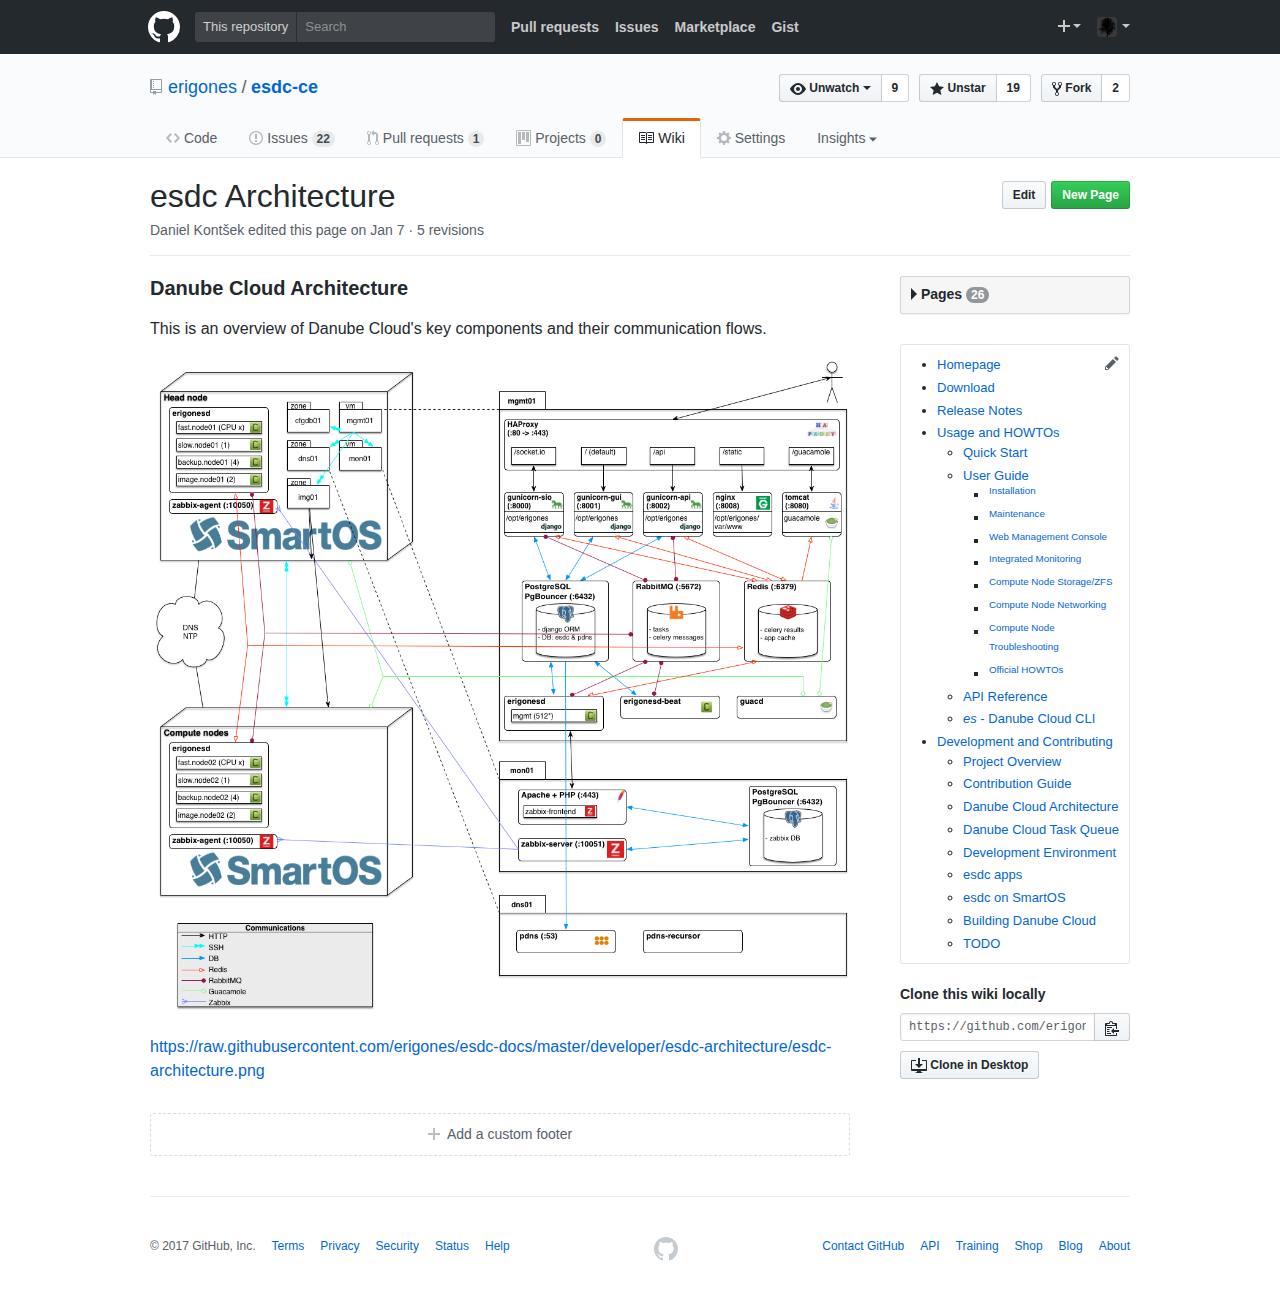
<file: html/sites/erigones_esdc-ce_wiki_architecture.html>
<!DOCTYPE html>
<html lang="en"><head>
<meta http-equiv="content-type" content="text/html; charset=UTF-8">
    <meta charset="utf-8">
  <link rel="dns-prefetch" href="https://assets-cdn.github.com/">
  <link rel="dns-prefetch" href="https://avatars0.githubusercontent.com/">
  <link rel="dns-prefetch" href="https://avatars1.githubusercontent.com/">
  <link rel="dns-prefetch" href="https://avatars2.githubusercontent.com/">
  <link rel="dns-prefetch" href="https://avatars3.githubusercontent.com/">
  <link rel="dns-prefetch" href="https://github-cloud.s3.amazonaws.com/">
  <link rel="dns-prefetch" href="https://user-images.githubusercontent.com/">



  <link crossorigin="anonymous" href="erigones_esdc-ce_wiki_architecture_files/frameworks-77c3b874f32e71b14cded5a120f42f5c7288fa52e0a37f2d5.css" integrity="sha256-d8O4dPMucbFM3tWhIPQvXHKI+lLgo38tWRn72Lz8pjw=" media="all" rel="stylesheet">
  <link crossorigin="anonymous" href="erigones_esdc-ce_wiki_architecture_files/github-6518de102c0fb5eefed8021d369596311a18c644778f5d8d1fa72.css" integrity="sha256-ZRjeECwPte7+2AIdNpWWMRoYxkR3j12NH6cjjEs4cLo=" media="all" rel="stylesheet">
  
  
  
  

  <meta name="viewport" content="width=device-width">
  
  <title>esdc Architecture · erigones/esdc-ce Wiki</title>
  <link rel="search" type="application/opensearchdescription+xml" href="https://github.com/opensearch.xml" title="GitHub">
  <link rel="fluid-icon" href="https://github.com/fluidicon.png" title="GitHub">
  <meta property="fb:app_id" content="1401488693436528">

    
    <meta content="https://avatars2.githubusercontent.com/u/3020476?v=4&amp;s=400" property="og:image"><meta content="GitHub" property="og:site_name"><meta content="object" property="og:type"><meta content="erigones/esdc-ce" property="og:title"><meta content="https://github.com/erigones/esdc-ce" property="og:url"><meta content="esdc-ce - Danube Cloud :: Community Edition" property="og:description">

  <link rel="assets" href="https://assets-cdn.github.com/">
  <link rel="web-socket" href="wss://live.github.com/_sockets/VjI6MTcyOTM1ODE3OmU3OTEyOGU1YzcwMjZmYThjMGI2YmRhYmJhNDA4N2FkOTg5MjQ0MzE1NGJhNGUxNmFmODYyNmJhZTY0NzQ0NGM=--dc29bbcbc085871c627ef7c3a46a9dc074857f98">
  <meta name="pjax-timeout" content="1000">
  <link rel="sudo-modal" href="https://github.com/sessions/sudo_modal">
  <meta name="request-id" content="C4E4:27E98:48E89:8CA95:5997DCE1" data-pjax-transient="">
  

  <meta name="selected-link" value="repo_wiki" data-pjax-transient="">

  <meta name="google-site-verification" content="KT5gs8h0wvaagLKAVWq8bbeNwnZZK1r1XQysX3xurLU">
<meta name="google-site-verification" content="ZzhVyEFwb7w3e0-uOTltm8Jsck2F5StVihD0exw2fsA">
    <meta name="google-analytics" content="UA-3769691-2">

<meta content="collector.githubapp.com" name="octolytics-host"><meta content="github" name="octolytics-app-id"><meta content="https://collector.githubapp.com/github-external/browser_event" name="octolytics-event-url"><meta content="C4E4:27E98:48E89:8CA95:5997DCE1" name="octolytics-dimension-request_id"><meta content="iad" name="octolytics-dimension-region_edge"><meta content="iad" name="octolytics-dimension-region_render"><meta content="3155465" name="octolytics-actor-id"><meta content="dn0" name="octolytics-actor-login"><meta content="736dc8162b0f82369f7b14cc58ca741e907ecd961aca4d256d1253ff56f4d1d2" name="octolytics-actor-hash">
<meta content="/&lt;user-name&gt;/&lt;repo-name&gt;/wiki/show" data-pjax-transient="true" name="analytics-location">




  <meta class="js-ga-set" name="dimension1" content="Logged In">


  

      <meta name="hostname" content="github.com">
  <meta name="user-login" content="dn0">

      <meta name="expected-hostname" content="github.com">
    <meta name="js-proxy-site-detection-payload" content="[base64]">

    <meta name="enabled-features" content="UNIVERSE_BANNER">

  <meta name="html-safe-nonce" content="cbea58fc3f69463935526ae4e3f45377981f9317">

  <meta http-equiv="x-pjax-version" content="f086c7c90a434df01369ca38165e0cd6">
  

      <link href="https://github.com/erigones/esdc-ce/commits/master.atom" rel="alternate" title="Recent Commits to esdc-ce:master" type="application/atom+xml">

  <meta name="description" content="esdc-ce - Danube Cloud :: Community Edition">
  <meta name="go-import" content="github.com/erigones/esdc-ce git https://github.com/erigones/esdc-ce.git">

  <meta content="3020476" name="octolytics-dimension-user_id"><meta content="erigones" name="octolytics-dimension-user_login"><meta content="73122985" name="octolytics-dimension-repository_id"><meta content="erigones/esdc-ce" name="octolytics-dimension-repository_nwo"><meta content="true" name="octolytics-dimension-repository_public"><meta content="false" name="octolytics-dimension-repository_is_fork"><meta content="73122985" name="octolytics-dimension-repository_network_root_id"><meta content="erigones/esdc-ce" name="octolytics-dimension-repository_network_root_nwo"><meta content="false" name="octolytics-dimension-repository_explore_github_marketplace_ci_cta_shown">




  <meta name="browser-stats-url" content="https://api.github.com/_private/browser/stats">

  <meta name="browser-errors-url" content="https://api.github.com/_private/browser/errors">

  <link rel="mask-icon" href="https://assets-cdn.github.com/pinned-octocat.svg" color="#000000">
  <link rel="icon" type="image/x-icon" href="https://assets-cdn.github.com/favicon.ico">

<meta name="theme-color" content="#1e2327">



  </head>

  <body class="logged-in env-production emoji-size-boost">
    

  <div class="position-relative js-header-wrapper ">
    <a href="#start-of-content" tabindex="1" class="bg-black text-white p-3 show-on-focus js-skip-to-content">Skip to content</a>
    <div id="js-pjax-loader-bar" class="pjax-loader-bar"><div class="progress"></div></div>

    
    
    



        
<div class="header" role="banner">
  <div class="container-lg px-3 clearfix">
    <div class="d-flex flex-justify-between">
      <div class="d-flex">
        <a class="header-logo-invertocat" href="https://github.com/" data-hotkey="g d" aria-label="Homepage" data-ga-click="Header, go to dashboard, icon:logo">
  <svg aria-hidden="true" class="octicon octicon-mark-github" height="32" version="1.1" viewBox="0 0 16 16" width="32"><path fill-rule="evenodd" d="M8 0C3.58 0 0 3.58 0 8c0 3.54 2.29 6.53 5.47 7.59.4.07.55-.17.55-.38 0-.19-.01-.82-.01-1.49-2.01.37-2.53-.49-2.69-.94-.09-.23-.48-.94-.82-1.13-.28-.15-.68-.52-.01-.53.63-.01 1.08.58 1.23.82.72 1.21 1.87.87 2.33.66.07-.52.28-.87.51-1.07-1.78-.2-3.64-.89-3.64-3.95 0-.87.31-1.59.82-2.15-.08-.2-.36-1.02.08-2.12 0 0 .67-.21 2.2.82.64-.18 1.32-.27 2-.27.68 0 1.36.09 2 .27 1.53-1.04 2.2-.82 2.2-.82.44 1.1.16 1.92.08 2.12.51.56.82 1.27.82 2.15 0 3.07-1.87 3.75-3.65 3.95.29.25.54.73.54 1.48 0 1.07-.01 1.93-.01 2.2 0 .21.15.46.55.38A8.013 8.013 0 0 0 16 8c0-4.42-3.58-8-8-8z"></path></svg>
</a>


            <div class="mr-2">
              <div class="header-search scoped-search site-scoped-search js-site-search" role="search">
  <!-- '"` --><!-- </textarea></xmp> --><form accept-charset="UTF-8" action="/erigones/esdc-ce/search" class="js-site-search-form" data-scoped-search-url="/erigones/esdc-ce/search" data-unscoped-search-url="/search" method="get"><div style="margin:0;padding:0;display:inline"><input name="utf8" value="✓" type="hidden"></div>
    <label class="form-control header-search-wrapper js-chromeless-input-container">
        <a href="https://github.com/erigones/esdc-ce/wiki/esdc-Architecture" class="header-search-scope no-underline">This repository</a>
      <input class="form-control header-search-input js-site-search-focus js-site-search-field is-clearable" data-hotkey="s" name="q" placeholder="Search" aria-label="Search this repository" data-unscoped-placeholder="Search GitHub" data-scoped-placeholder="Search" autocapitalize="off" type="text">
        <input class="js-site-search-type-field" name="type" type="hidden">
    </label>
</form></div>

            </div>

          <ul class="d-flex list-style-none" role="navigation">
            <li>
              <a href="https://github.com/pulls" aria-label="Pull requests you created" class="js-selected-navigation-item header-navlink" data-ga-click="Header, click, Nav menu - item:pulls context:user" data-hotkey="g p" data-selected-links="/pulls /pulls/assigned /pulls/mentioned /pulls">
                Pull requests
</a>            </li>
            <li>
              <a href="https://github.com/issues" aria-label="Issues you created" class="js-selected-navigation-item header-navlink" data-ga-click="Header, click, Nav menu - item:issues context:user" data-hotkey="g i" data-selected-links="/issues /issues/assigned /issues/mentioned /issues">
                Issues
</a>            </li>
                <li>
                  <a href="https://github.com/marketplace" class="js-selected-navigation-item header-navlink" data-ga-click="Header, click, Nav menu - item:marketplace context:user" data-selected-links=" /marketplace">
                    Marketplace
</a>                </li>
              <li>
                <a class="header-navlink" href="https://gist.github.com/" data-ga-click="Header, go to gist, text:gist">Gist</a>
              </li>
          </ul>
      </div>

      <div class="d-flex">
        
<ul class="d-flex user-nav list-style-none" id="user-links">
  <li class="dropdown js-menu-container">
    

  </li>

  <li class="dropdown js-menu-container">
    <a class="header-navlink tooltipped tooltipped-s js-menu-target" href="https://github.com/new" aria-label="Create new…" aria-expanded="false" aria-haspopup="true" data-ga-click="Header, create new, icon:add">
      <svg aria-hidden="true" class="octicon octicon-plus float-left" height="16" version="1.1" viewBox="0 0 12 16" width="12"><path fill-rule="evenodd" d="M12 9H7v5H5V9H0V7h5V2h2v5h5z"></path></svg>
      <span class="dropdown-caret"></span>
    </a>

    <div class="dropdown-menu-content js-menu-content">
      <ul class="dropdown-menu dropdown-menu-sw">
        
<a class="dropdown-item" href="https://github.com/new" data-ga-click="Header, create new repository">
  New repository
</a>

  <a class="dropdown-item" href="https://github.com/new/import" data-ga-click="Header, import a repository">
    Import repository
  </a>

<a class="dropdown-item" href="https://gist.github.com/" data-ga-click="Header, create new gist">
  New gist
</a>

  <a class="dropdown-item" href="https://github.com/organizations/new" data-ga-click="Header, create new organization">
    New organization
  </a>



  <div class="dropdown-divider"></div>
  <div class="dropdown-header">
    <span title="erigones/esdc-ce">This repository</span>
  </div>
    <a class="dropdown-item" href="https://github.com/erigones/esdc-ce/issues/new" data-ga-click="Header, create new issue">
      New issue
    </a>

      </ul>
    </div>
  </li>

  <li class="dropdown js-menu-container">
    <a class="header-navlink name tooltipped tooltipped-sw js-menu-target" href="https://github.com/dn0" aria-label="View profile and more" aria-expanded="false" aria-haspopup="true" data-ga-click="Header, show menu, icon:avatar">
      <img alt="@dn0" class="avatar" src="erigones_esdc-ce_wiki_architecture_files/3155465.png" width="20" height="20">
      <span class="dropdown-caret"></span>
    </a>

    <div class="dropdown-menu-content js-menu-content">
      <div class="dropdown-menu dropdown-menu-sw">
        <div class="dropdown-header header-nav-current-user css-truncate">
          Signed in as <strong class="css-truncate-target">dn0</strong>
        </div>

        <div class="dropdown-divider"></div>

        <a class="dropdown-item" href="https://github.com/dn0" data-ga-click="Header, go to profile, text:your profile">
          Your profile
        </a>
        <a class="dropdown-item" href="https://github.com/dn0?tab=stars" data-ga-click="Header, go to starred repos, text:your stars">
          Your stars
        </a>
        <a class="dropdown-item" href="https://github.com/explore" data-ga-click="Header, go to explore, text:explore">
          Explore
        </a>
        <a class="dropdown-item" href="https://help.github.com/" data-ga-click="Header, go to help, text:help">
          Help
        </a>

        <div class="dropdown-divider"></div>

        <a class="dropdown-item" href="https://github.com/settings/profile" data-ga-click="Header, go to settings, icon:settings">
          Settings
        </a>

        <!-- '"` --><!-- </textarea></xmp> --><form accept-charset="UTF-8" action="/logout" class="logout-form" method="post"><div style="margin:0;padding:0;display:inline"><input name="utf8" value="✓" type="hidden"><input name="authenticity_token" value="CSRMH55BKA0nOjUez1U9ENJzfqmfS2C0P5bw1CNIRsjo3TTY8kQiJE/UQ6g8tZ19dLDqTI2mcV//u06eeX8vAg==" type="hidden"></div>
          <button type="submit" class="dropdown-item dropdown-signout" data-ga-click="Header, sign out, icon:logout">
            Sign out
          </button>
</form>      </div>
    </div>
  </li>
</ul>


        <!-- '"` --><!-- </textarea></xmp> --><form accept-charset="UTF-8" action="/logout" class="sr-only right-0" method="post"><div style="margin:0;padding:0;display:inline"><input name="utf8" value="✓" type="hidden"><input name="authenticity_token" value="dVQJYeGBkJSruCjOttaRIxKcWHsxgW4Tn5Iek2Tpu/GUrXGmjYSavcNWXnhFNjFOtF/MniNsf/hfv6DZPt7SOw==" type="hidden"></div>
          <button type="submit" class="dropdown-item dropdown-signout" data-ga-click="Header, sign out, icon:logout">
            Sign out
          </button>
</form>      </div>
    </div>
  </div>
</div>


      

  </div>

  <div id="start-of-content" class="show-on-focus"></div>

    <div id="js-flash-container">
</div>



  <div role="main">
        <div itemscope="" itemtype="http://schema.org/SoftwareSourceCode">
    <div id="js-repo-pjax-container" data-pjax-container="">
      



  



    <div class="pagehead repohead instapaper_ignore readability-menu experiment-repo-nav">
      <div class="container repohead-details-container">

        <ul class="pagehead-actions">
  <li>
        <!-- '"` --><!-- </textarea></xmp> --><form accept-charset="UTF-8" action="/notifications/subscribe" class="js-social-container" data-autosubmit="true" data-remote="true" method="post"><div style="margin:0;padding:0;display:inline"><input name="utf8" value="✓" type="hidden"><input name="authenticity_token" value="jkutS2/5RhI+QDH/PO2Nrt1ZdN/BnAendB7wL9ySNzXGZ2X2hSlwyaX02fMy6u95oy7DvrdYiikMaWFlc7ZYEg==" type="hidden"></div>      <input class="form-control" id="repository_id" name="repository_id" value="73122985" type="hidden">

        <div class="select-menu js-menu-container js-select-menu">
          <a href="https://github.com/erigones/esdc-ce/subscription" class="btn btn-sm btn-with-count select-menu-button js-menu-target" role="button" aria-haspopup="true" aria-expanded="false" aria-label="Toggle repository notifications menu" data-ga-click="Repository, click Watch settings, action:wiki#show">
            <span class="js-select-button">
                <svg aria-hidden="true" class="octicon octicon-eye" height="16" version="1.1" viewBox="0 0 16 16" width="16"><path fill-rule="evenodd" d="M8.06 2C3 2 0 8 0 8s3 6 8.06 6C13 14 16 8 16 8s-3-6-7.94-6zM8 12c-2.2 0-4-1.78-4-4 0-2.2 1.8-4 4-4 2.22 0 4 1.8 4 4 0 2.22-1.78 4-4 4zm2-4c0 1.11-.89 2-2 2-1.11 0-2-.89-2-2 0-1.11.89-2 2-2 1.11 0 2 .89 2 2z"></path></svg>
                Unwatch
            </span>
          </a>
            <a class="social-count js-social-count" href="https://github.com/erigones/esdc-ce/watchers" aria-label="9 users are watching this repository">
              9
            </a>

        <div class="select-menu-modal-holder">
          <div class="select-menu-modal subscription-menu-modal js-menu-content">
            <div class="select-menu-header js-navigation-enable" tabindex="-1">
              <svg aria-label="Close" class="octicon octicon-x js-menu-close" height="16" role="img" version="1.1" viewBox="0 0 12 16" width="12"><path fill-rule="evenodd" d="M7.48 8l3.75 3.75-1.48 1.48L6 9.48l-3.75 3.75-1.48-1.48L4.52 8 .77 4.25l1.48-1.48L6 6.52l3.75-3.75 1.48 1.48z"></path></svg>
              <span class="select-menu-title">Notifications</span>
            </div>

              <div class="select-menu-list js-navigation-container" role="menu">

                <div class="select-menu-item js-navigation-item " role="menuitem" tabindex="0">
                  <svg aria-hidden="true" class="octicon octicon-check select-menu-item-icon" height="16" version="1.1" viewBox="0 0 12 16" width="12"><path fill-rule="evenodd" d="M12 5l-8 8-4-4 1.5-1.5L4 10l6.5-6.5z"></path></svg>
                  <div class="select-menu-item-text">
                    <input id="do_included" name="do" value="included" type="radio">
                    <span class="select-menu-item-heading">Not watching</span>
                    <span class="description">Be notified when participating or @mentioned.</span>
                    <span class="js-select-button-text hidden-select-button-text">
                      <svg aria-hidden="true" class="octicon octicon-eye" height="16" version="1.1" viewBox="0 0 16 16" width="16"><path fill-rule="evenodd" d="M8.06 2C3 2 0 8 0 8s3 6 8.06 6C13 14 16 8 16 8s-3-6-7.94-6zM8 12c-2.2 0-4-1.78-4-4 0-2.2 1.8-4 4-4 2.22 0 4 1.8 4 4 0 2.22-1.78 4-4 4zm2-4c0 1.11-.89 2-2 2-1.11 0-2-.89-2-2 0-1.11.89-2 2-2 1.11 0 2 .89 2 2z"></path></svg>
                      Watch
                    </span>
                  </div>
                </div>

                <div class="select-menu-item js-navigation-item selected" role="menuitem" tabindex="0">
                  <svg aria-hidden="true" class="octicon octicon-check select-menu-item-icon" height="16" version="1.1" viewBox="0 0 12 16" width="12"><path fill-rule="evenodd" d="M12 5l-8 8-4-4 1.5-1.5L4 10l6.5-6.5z"></path></svg>
                  <div class="select-menu-item-text">
                    <input checked="checked" id="do_subscribed" name="do" value="subscribed" type="radio">
                    <span class="select-menu-item-heading">Watching</span>
                    <span class="description">Be notified of all conversations.</span>
                    <span class="js-select-button-text hidden-select-button-text">
                      <svg aria-hidden="true" class="octicon octicon-eye" height="16" version="1.1" viewBox="0 0 16 16" width="16"><path fill-rule="evenodd" d="M8.06 2C3 2 0 8 0 8s3 6 8.06 6C13 14 16 8 16 8s-3-6-7.94-6zM8 12c-2.2 0-4-1.78-4-4 0-2.2 1.8-4 4-4 2.22 0 4 1.8 4 4 0 2.22-1.78 4-4 4zm2-4c0 1.11-.89 2-2 2-1.11 0-2-.89-2-2 0-1.11.89-2 2-2 1.11 0 2 .89 2 2z"></path></svg>
                        Unwatch
                    </span>
                  </div>
                </div>

                <div class="select-menu-item js-navigation-item " role="menuitem" tabindex="0">
                  <svg aria-hidden="true" class="octicon octicon-check select-menu-item-icon" height="16" version="1.1" viewBox="0 0 12 16" width="12"><path fill-rule="evenodd" d="M12 5l-8 8-4-4 1.5-1.5L4 10l6.5-6.5z"></path></svg>
                  <div class="select-menu-item-text">
                    <input id="do_ignore" name="do" value="ignore" type="radio">
                    <span class="select-menu-item-heading">Ignoring</span>
                    <span class="description">Never be notified.</span>
                    <span class="js-select-button-text hidden-select-button-text">
                      <svg aria-hidden="true" class="octicon octicon-mute" height="16" version="1.1" viewBox="0 0 16 16" width="16"><path fill-rule="evenodd" d="M8 2.81v10.38c0 .67-.81 1-1.28.53L3 10H1c-.55 0-1-.45-1-1V7c0-.55.45-1 1-1h2l3.72-3.72C7.19 1.81 8 2.14 8 2.81zm7.53 3.22l-1.06-1.06-1.97 1.97-1.97-1.97-1.06 1.06L11.44 8 9.47 9.97l1.06 1.06 1.97-1.97 1.97 1.97 1.06-1.06L13.56 8l1.97-1.97z"></path></svg>
                        Stop ignoring
                    </span>
                  </div>
                </div>

              </div>

            </div>
          </div>
        </div>
</form>
  </li>

  <li>
    
  <div class="js-toggler-container js-social-container starring-container on">
    <!-- '"` --><!-- </textarea></xmp> --><form accept-charset="UTF-8" action="/erigones/esdc-ce/unstar" class="starred" data-remote="true" method="post"><div style="margin:0;padding:0;display:inline"><input name="utf8" value="✓" type="hidden"><input name="authenticity_token" value="VgNrqNkDV3YLifbMOlxBK8LNbKjJJz3LCcBSwk8Db7W8WRFGipwwKFSsyuBaurOoFiZC0Bc8P6n/JG89nIy0qw==" type="hidden"></div>
      <button type="submit" class="btn btn-sm btn-with-count js-toggler-target" aria-label="Unstar this repository" title="Unstar erigones/esdc-ce" data-ga-click="Repository, click unstar button, action:wiki#show; text:Unstar">
        <svg aria-hidden="true" class="octicon octicon-star" height="16" version="1.1" viewBox="0 0 14 16" width="14"><path fill-rule="evenodd" d="M14 6l-4.9-.64L7 1 4.9 5.36 0 6l3.6 3.26L2.67 14 7 11.67 11.33 14l-.93-4.74z"></path></svg>
        Unstar
      </button>
        <a class="social-count js-social-count" href="https://github.com/erigones/esdc-ce/stargazers" aria-label="19 users starred this repository">
          19
        </a>
</form>
    <!-- '"` --><!-- </textarea></xmp> --><form accept-charset="UTF-8" action="/erigones/esdc-ce/star" class="unstarred" data-remote="true" method="post"><div style="margin:0;padding:0;display:inline"><input name="utf8" value="✓" type="hidden"><input name="authenticity_token" value="GDQkjOBXK+Pp1/SK7hrnHFA2bdmJqG2eFoHIuAzoCWSd/B/TXb64LSx8gmTUuhi6DO4Yb4KoglZPKXgZmm1OIw==" type="hidden"></div>
      <button type="submit" class="btn btn-sm btn-with-count js-toggler-target" aria-label="Star this repository" title="Star erigones/esdc-ce" data-ga-click="Repository, click star button, action:wiki#show; text:Star">
        <svg aria-hidden="true" class="octicon octicon-star" height="16" version="1.1" viewBox="0 0 14 16" width="14"><path fill-rule="evenodd" d="M14 6l-4.9-.64L7 1 4.9 5.36 0 6l3.6 3.26L2.67 14 7 11.67 11.33 14l-.93-4.74z"></path></svg>
        Star
      </button>
        <a class="social-count js-social-count" href="https://github.com/erigones/esdc-ce/stargazers" aria-label="19 users starred this repository">
          19
        </a>
</form>  </div>

  </li>

  <li>
          <a href="#fork-destination-box" class="btn btn-sm btn-with-count" title="Fork your own copy of erigones/esdc-ce to your account" aria-label="Fork your own copy of erigones/esdc-ce to your account" rel="facebox" data-ga-click="Repository, show fork modal, action:wiki#show; text:Fork">
              <svg aria-hidden="true" class="octicon octicon-repo-forked" height="16" version="1.1" viewBox="0 0 10 16" width="10"><path fill-rule="evenodd" d="M8 1a1.993 1.993 0 0 0-1 3.72V6L5 8 3 6V4.72A1.993 1.993 0 0 0 2 1a1.993 1.993 0 0 0-1 3.72V6.5l3 3v1.78A1.993 1.993 0 0 0 5 15a1.993 1.993 0 0 0 1-3.72V9.5l3-3V4.72A1.993 1.993 0 0 0 8 1zM2 4.2C1.34 4.2.8 3.65.8 3c0-.65.55-1.2 1.2-1.2.65 0 1.2.55 1.2 1.2 0 .65-.55 1.2-1.2 1.2zm3 10c-.66 0-1.2-.55-1.2-1.2 0-.65.55-1.2 1.2-1.2.65 0 1.2.55 1.2 1.2 0 .65-.55 1.2-1.2 1.2zm3-10c-.66 0-1.2-.55-1.2-1.2 0-.65.55-1.2 1.2-1.2.65 0 1.2.55 1.2 1.2 0 .65-.55 1.2-1.2 1.2z"></path></svg>
            Fork
          </a>

          <div id="fork-destination-box" style="display: none;">
            <h2 class="facebox-header" data-facebox-id="facebox-header">Where should we fork this repository?</h2>
            <include-fragment src="" class="js-fork-select-fragment fork-select-fragment" data-url="/erigones/esdc-ce/fork?fragment=1">
              <img alt="Loading" src="erigones_esdc-ce_wiki_architecture_files/octocat-spinner-128.gif" width="64" height="64">
            </include-fragment>
          </div>

    <a href="https://github.com/erigones/esdc-ce/network" class="social-count" aria-label="2 users forked this repository">
      2
    </a>
  </li>
</ul>

        <h1 class="public ">
  <svg aria-hidden="true" class="octicon octicon-repo" height="16" version="1.1" viewBox="0 0 12 16" width="12"><path fill-rule="evenodd" d="M4 9H3V8h1v1zm0-3H3v1h1V6zm0-2H3v1h1V4zm0-2H3v1h1V2zm8-1v12c0 .55-.45 1-1 1H6v2l-1.5-1.5L3 16v-2H1c-.55 0-1-.45-1-1V1c0-.55.45-1 1-1h10c.55 0 1 .45 1 1zm-1 10H1v2h2v-1h3v1h5v-2zm0-10H2v9h9V1z"></path></svg>
  <span class="author" itemprop="author"><a href="https://github.com/erigones" class="url fn" rel="author">erigones</a></span><!--
--><span class="path-divider">/</span><!--
--><strong itemprop="name"><a href="https://github.com/erigones/esdc-ce" data-pjax="#js-repo-pjax-container">esdc-ce</a></strong>

</h1>

      </div>
      <div class="container">
        
<nav class="reponav js-repo-nav js-sidenav-container-pjax" itemscope="" itemtype="http://schema.org/BreadcrumbList" role="navigation" data-pjax="#js-repo-pjax-container">

  <span itemscope="" itemtype="http://schema.org/ListItem" itemprop="itemListElement">
    <a href="https://github.com/erigones/esdc-ce" class="js-selected-navigation-item reponav-item" data-hotkey="g c" data-selected-links="repo_source repo_downloads repo_commits repo_releases repo_tags repo_branches /erigones/esdc-ce" itemprop="url">
      <svg aria-hidden="true" class="octicon octicon-code" height="16" version="1.1" viewBox="0 0 14 16" width="14"><path fill-rule="evenodd" d="M9.5 3L8 4.5 11.5 8 8 11.5 9.5 13 14 8 9.5 3zm-5 0L0 8l4.5 5L6 11.5 2.5 8 6 4.5 4.5 3z"></path></svg>
      <span itemprop="name">Code</span>
      <meta itemprop="position" content="1">
</a>  </span>

    <span itemscope="" itemtype="http://schema.org/ListItem" itemprop="itemListElement">
      <a href="https://github.com/erigones/esdc-ce/issues" class="js-selected-navigation-item reponav-item" data-hotkey="g i" data-selected-links="repo_issues repo_labels repo_milestones /erigones/esdc-ce/issues" itemprop="url">
        <svg aria-hidden="true" class="octicon octicon-issue-opened" height="16" version="1.1" viewBox="0 0 14 16" width="14"><path fill-rule="evenodd" d="M7 2.3c3.14 0 5.7 2.56 5.7 5.7s-2.56 5.7-5.7 5.7A5.71 5.71 0 0 1 1.3 8c0-3.14 2.56-5.7 5.7-5.7zM7 1C3.14 1 0 4.14 0 8s3.14 7 7 7 7-3.14 7-7-3.14-7-7-7zm1 3H6v5h2V4zm0 6H6v2h2v-2z"></path></svg>
        <span itemprop="name">Issues</span>
        <span class="Counter">22</span>
        <meta itemprop="position" content="2">
</a>    </span>

  <span itemscope="" itemtype="http://schema.org/ListItem" itemprop="itemListElement">
    <a href="https://github.com/erigones/esdc-ce/pulls" class="js-selected-navigation-item reponav-item" data-hotkey="g p" data-selected-links="repo_pulls /erigones/esdc-ce/pulls" itemprop="url">
      <svg aria-hidden="true" class="octicon octicon-git-pull-request" height="16" version="1.1" viewBox="0 0 12 16" width="12"><path fill-rule="evenodd" d="M11 11.28V5c-.03-.78-.34-1.47-.94-2.06C9.46 2.35 8.78 2.03 8 2H7V0L4 3l3 3V4h1c.27.02.48.11.69.31.21.2.3.42.31.69v6.28A1.993 1.993 0 0 0 10 15a1.993 1.993 0 0 0 1-3.72zm-1 2.92c-.66 0-1.2-.55-1.2-1.2 0-.65.55-1.2 1.2-1.2.65 0 1.2.55 1.2 1.2 0 .65-.55 1.2-1.2 1.2zM4 3c0-1.11-.89-2-2-2a1.993 1.993 0 0 0-1 3.72v6.56A1.993 1.993 0 0 0 2 15a1.993 1.993 0 0 0 1-3.72V4.72c.59-.34 1-.98 1-1.72zm-.8 10c0 .66-.55 1.2-1.2 1.2-.65 0-1.2-.55-1.2-1.2 0-.65.55-1.2 1.2-1.2.65 0 1.2.55 1.2 1.2zM2 4.2C1.34 4.2.8 3.65.8 3c0-.65.55-1.2 1.2-1.2.65 0 1.2.55 1.2 1.2 0 .65-.55 1.2-1.2 1.2z"></path></svg>
      <span itemprop="name">Pull requests</span>
      <span class="Counter">1</span>
      <meta itemprop="position" content="3">
</a>  </span>

    <a href="https://github.com/erigones/esdc-ce/projects" class="js-selected-navigation-item reponav-item" data-selected-links="repo_projects new_repo_project repo_project /erigones/esdc-ce/projects">
      <svg aria-hidden="true" class="octicon octicon-project" height="16" version="1.1" viewBox="0 0 15 16" width="15"><path fill-rule="evenodd" d="M10 12h3V2h-3v10zm-4-2h3V2H6v8zm-4 4h3V2H2v12zm-1 1h13V1H1v14zM14 0H1a1 1 0 0 0-1 1v14a1 1 0 0 0 1 1h13a1 1 0 0 0 1-1V1a1 1 0 0 0-1-1z"></path></svg>
      Projects
      <span class="Counter">0</span>
</a>
    <a href="https://github.com/erigones/esdc-ce/wiki" class="js-selected-navigation-item selected reponav-item" data-hotkey="g w" data-selected-links="repo_wiki /erigones/esdc-ce/wiki">
      <svg aria-hidden="true" class="octicon octicon-book" height="16" version="1.1" viewBox="0 0 16 16" width="16"><path fill-rule="evenodd" d="M3 5h4v1H3V5zm0 3h4V7H3v1zm0 2h4V9H3v1zm11-5h-4v1h4V5zm0 2h-4v1h4V7zm0 2h-4v1h4V9zm2-6v9c0 .55-.45 1-1 1H9.5l-1 1-1-1H2c-.55 0-1-.45-1-1V3c0-.55.45-1 1-1h5.5l1 1 1-1H15c.55 0 1 .45 1 1zm-8 .5L7.5 3H2v9h6V3.5zm7-.5H9.5l-.5.5V12h6V3z"></path></svg>
      Wiki
</a>
      <a href="https://github.com/erigones/esdc-ce/settings" class="js-selected-navigation-item reponav-item" data-selected-links="repo_settings repo_branch_settings hooks integration_installations /erigones/esdc-ce/settings">
        <svg aria-hidden="true" class="octicon octicon-gear" height="16" version="1.1" viewBox="0 0 14 16" width="14"><path fill-rule="evenodd" d="M14 8.77v-1.6l-1.94-.64-.45-1.09.88-1.84-1.13-1.13-1.81.91-1.09-.45-.69-1.92h-1.6l-.63 1.94-1.11.45-1.84-.88-1.13 1.13.91 1.81-.45 1.09L0 7.23v1.59l1.94.64.45 1.09-.88 1.84 1.13 1.13 1.81-.91 1.09.45.69 1.92h1.59l.63-1.94 1.11-.45 1.84.88 1.13-1.13-.92-1.81.47-1.09L14 8.75v.02zM7 11c-1.66 0-3-1.34-3-3s1.34-3 3-3 3 1.34 3 3-1.34 3-3 3z"></path></svg>
        Settings
</a>
    <div class="reponav-dropdown js-menu-container">
      <button type="button" class="btn-link reponav-item reponav-dropdown js-menu-target " data-no-toggle="" aria-expanded="false" aria-haspopup="true">
        Insights
        <svg aria-hidden="true" class="octicon octicon-triangle-down v-align-middle text-gray" height="11" version="1.1" viewBox="0 0 12 16" width="8"><path fill-rule="evenodd" d="M0 5l6 6 6-6z"></path></svg>
      </button>
      <div class="dropdown-menu-content js-menu-content">
        <div class="dropdown-menu dropdown-menu-sw">
            <a class="dropdown-item" href="https://github.com/erigones/esdc-ce/community" data-skip-pjax="">
              <svg aria-hidden="true" class="octicon octicon-heart" height="16" version="1.1" viewBox="0 0 12 16" width="12"><path fill-rule="evenodd" d="M11.2 3c-.52-.63-1.25-.95-2.2-1-.97 0-1.69.42-2.2 1-.51.58-.78.92-.8 1-.02-.08-.28-.42-.8-1-.52-.58-1.17-1-2.2-1-.95.05-1.69.38-2.2 1-.52.61-.78 1.28-.8 2 0 .52.09 1.52.67 2.67C1.25 8.82 3.01 10.61 6 13c2.98-2.39 4.77-4.17 5.34-5.33C11.91 6.51 12 5.5 12 5c-.02-.72-.28-1.39-.8-2.02V3z"></path></svg>
              <span itemprop="name">Community</span>
            </a>
          <a class="dropdown-item" href="https://github.com/erigones/esdc-ce/pulse" data-skip-pjax="">
            <svg aria-hidden="true" class="octicon octicon-pulse" height="16" version="1.1" viewBox="0 0 14 16" width="14"><path fill-rule="evenodd" d="M11.5 8L8.8 5.4 6.6 8.5 5.5 1.6 2.38 8H0v2h3.6l.9-1.8.9 5.4L9 8.5l1.6 1.5H14V8z"></path></svg>
            Pulse
          </a>
          <a class="dropdown-item" href="https://github.com/erigones/esdc-ce/graphs" data-skip-pjax="">
            <svg aria-hidden="true" class="octicon octicon-graph" height="16" version="1.1" viewBox="0 0 16 16" width="16"><path fill-rule="evenodd" d="M16 14v1H0V0h1v14h15zM5 13H3V8h2v5zm4 0H7V3h2v10zm4 0h-2V6h2v7z"></path></svg>
            Graphs
          </a>
        </div>
      </div>
    </div>
</nav>

      </div>
    </div>

<div class="container new-discussion-timeline experiment-repo-nav">
  <div class="repository-content">

    
  <div id="wiki-wrapper" class="wiki-wrapper page">
  <div class="gh-header">
    <div class="gh-header-show">
          <div class="gh-header-actions">
            <a href="https://github.com/erigones/esdc-ce/wiki/esdc-Architecture/_edit" class="btn btn-sm ">Edit</a>
            <a href="https://github.com/erigones/esdc-ce/wiki/_new" class="btn btn-sm btn-primary">New Page</a>
          </div>
      <h1 class="gh-header-title instapaper_title">esdc Architecture</h1>
        <div class="gh-header-meta">
          Daniel Kontšek edited this page <relative-time datetime="2017-01-07T10:07:39Z" title="Jan 7, 2017, 11:07 AM GMT+1">on Jan 7</relative-time>
          ·
          <a href="https://github.com/erigones/esdc-ce/wiki/esdc-Architecture/_history" class="history">
            5 revisions
          </a>
        </div>
    </div>
  </div>
  <div id="wiki-content" class="wiki-content">
    <div class="has-rightbar">

    <div id="wiki-rightbar" class="wiki-rightbar">
      <div class="wiki-pages-box readability-sidebar boxed-group flush js-wiki-pages-box collapsed" role="navigation">
        
<h3 class="js-wiki-toggle-collapse wiki-auxiliary-content">
  <svg aria-hidden="true" class="octicon octicon-triangle-down caret-expanded" height="16" version="1.1" viewBox="0 0 12 16" width="12"><path fill-rule="evenodd" d="M0 5l6 6 6-6z"></path></svg>
  <svg aria-hidden="true" class="octicon octicon-triangle-right caret-collapsed" height="16" version="1.1" viewBox="0 0 6 16" width="6"><path fill-rule="evenodd" d="M0 14l6-6-6-6z"></path></svg>
  Pages <span class="Counter">26</span>
</h3>
<div class="boxed-group-inner wiki-auxiliary-content wiki-auxiliary-content-no-bg">
    <div class="filter-bar">
      <input id="wiki-pages-filter" class="form-control input-sm input-block js-filterable-field" placeholder="Find a Page…" aria-label="Find a Page…" tabindex="2" type="text">
    </div>

  <ul class="wiki-pages" data-filterable-for="wiki-pages-filter" data-filterable-type="substring">
    <li>
      <strong><a href="https://github.com/erigones/esdc-ce/wiki" class="wiki-page-link">Home</a></strong>
    </li>
    <li>
      <strong><a href="https://github.com/erigones/esdc-ce/wiki/Building-Danube-Cloud" class="wiki-page-link">Building Danube Cloud</a></strong>
    </li>
    <li>
      <strong><a href="https://github.com/erigones/esdc-ce/wiki/Building-VM-images-using-esdc-factory" class="wiki-page-link">Building VM images using esdc factory</a></strong>
    </li>
    <li>
      <strong><a href="https://github.com/erigones/esdc-ce/wiki/Changelog" class="wiki-page-link">Changelog</a></strong>
    </li>
    <li>
      <strong><a href="https://github.com/erigones/esdc-ce/wiki/Containers-Workshop" class="wiki-page-link">Containers Workshop</a></strong>
    </li>
    <li>
      <strong><a href="https://github.com/erigones/esdc-ce/wiki/Contribution-Guide" class="wiki-page-link">Contribution Guide</a></strong>
    </li>
    <li>
      <strong><a href="https://github.com/erigones/esdc-ce/wiki/Development" class="wiki-page-link">Development</a></strong>
    </li>
    <li>
      <strong><a href="https://github.com/erigones/esdc-ce/wiki/Documentation" class="wiki-page-link">Documentation</a></strong>
    </li>
    <li>
      <strong><a href="https://github.com/erigones/esdc-ce/wiki/Download" class="wiki-page-link">Download</a></strong>
    </li>
    <li>
      <strong><a href="https://github.com/erigones/esdc-ce/wiki/Erigones-GPG" class="wiki-page-link">Erigones GPG</a></strong>
    </li>
    <li>
      <strong><a href="https://github.com/erigones/esdc-ce/wiki/esdc-Architecture" class="wiki-page-link">esdc Architecture</a></strong>
    </li>
    <li>
      <strong><a href="https://github.com/erigones/esdc-ce/wiki/esdc-Development" class="wiki-page-link">esdc Development</a></strong>
    </li>
    <li>
      <strong><a href="https://github.com/erigones/esdc-ce/wiki/esdc-on-SmartOS" class="wiki-page-link">esdc on SmartOS</a></strong>
    </li>
    <li>
      <strong><a href="https://github.com/erigones/esdc-ce/wiki/esdc-postgresql" class="wiki-page-link">esdc postgresql</a></strong>
    </li>
    <li>
      <strong><a href="https://github.com/erigones/esdc-ce/wiki/esdc-rabbitmq" class="wiki-page-link">esdc rabbitmq</a></strong>
    </li>
    <li class="wiki-more-pages">
      <strong><a href="https://github.com/erigones/esdc-ce/wiki/esdc-redis" class="wiki-page-link">esdc redis</a></strong>
    </li>
    <li class="wiki-more-pages">
      <strong><a href="https://github.com/erigones/esdc-ce/wiki/esdc-Task-Queue" class="wiki-page-link">esdc Task Queue</a></strong>
    </li>
    <li class="wiki-more-pages">
      <strong><a href="https://github.com/erigones/esdc-ce/wiki/esdc-Third-Party-Apps" class="wiki-page-link">esdc Third Party Apps</a></strong>
    </li>
    <li class="wiki-more-pages">
      <strong><a href="https://github.com/erigones/esdc-ce/wiki/Postgresql-partitioning-on-zabbix-monitoring-server" class="wiki-page-link">Postgresql partitioning on zabbix monitoring server</a></strong>
    </li>
    <li class="wiki-more-pages">
      <strong><a href="https://github.com/erigones/esdc-ce/wiki/Project-Overview" class="wiki-page-link">Project Overview</a></strong>
    </li>
    <li class="wiki-more-pages">
      <strong><a href="https://github.com/erigones/esdc-ce/wiki/python-requirements" class="wiki-page-link">python requirements</a></strong>
    </li>
    <li class="wiki-more-pages">
      <strong><a href="https://github.com/erigones/esdc-ce/wiki/Quick-Start" class="wiki-page-link">Quick Start</a></strong>
    </li>
    <li class="wiki-more-pages">
      <strong><a href="https://github.com/erigones/esdc-ce/wiki/Release-Notes" class="wiki-page-link">Release Notes</a></strong>
    </li>
    <li class="wiki-more-pages">
      <strong><a href="https://github.com/erigones/esdc-ce/wiki/Simple-iSCSI-target-and-initiator-setup" class="wiki-page-link">Simple iSCSI target and initiator setup</a></strong>
    </li>
    <li class="wiki-more-pages">
      <strong><a href="https://github.com/erigones/esdc-ce/wiki/SmartOS-Overlays" class="wiki-page-link">SmartOS Overlays</a></strong>
    </li>
    <li class="wiki-more-pages">
      <strong><a href="https://github.com/erigones/esdc-ce/wiki/TODO" class="wiki-page-link">TODO</a></strong>
    </li>
    <li class="wiki-more-pages-link">
      <a href="#" class="js-wiki-more-pages-link">
        Show 11 more pages…
      </a>
    </li>
  </ul>
</div>

      </div>

        <div class="gollum-markdown-content readability-sidebar box box-small">
          <div class="wiki-custom-sidebar wiki-writable markdown-body">
              <a href="https://github.com/erigones/esdc-ce/wiki/_Sidebar/_edit" class="wiki-edit-link" title="Edit sidebar">
                <svg aria-hidden="true" class="octicon octicon-pencil" height="16" version="1.1" viewBox="0 0 14 16" width="14"><path fill-rule="evenodd" d="M0 12v3h3l8-8-3-3-8 8zm3 2H1v-2h1v1h1v1zm10.3-9.3L12 6 9 3l1.3-1.3a.996.996 0 0 1 1.41 0l1.59 1.59c.39.39.39 1.02 0 1.41z"></path></svg>
              </a>
            <ul>
<li><a href="https://danubecloud.org/">Homepage</a></li>
<li><a class="internal present" href="https://github.com/erigones/esdc-ce/wiki/Download">Download</a></li>
<li><a class="internal present" href="https://github.com/erigones/esdc-ce/wiki/Release-Notes">Release Notes</a></li>
<li>
<a class="internal present" href="https://github.com/erigones/esdc-ce/wiki/Documentation">Usage and HOWTOs</a>
<ul>
<li><a class="internal present" href="https://github.com/erigones/esdc-ce/wiki/Quick-Start">Quick Start</a></li>
<li>
<a href="https://docs.danubecloud.org/user-guide/">User Guide</a>
<ul>
<li><sup><a href="https://docs.danubecloud.org/user-guide/install/">Installation</a></sup></li>
<li><sup><a href="https://docs.danubecloud.org/user-guide/maintenance/">Maintenance</a></sup></li>
<li><sup><a href="https://docs.danubecloud.org/user-guide/gui/">Web Management Console</a></sup></li>
<li><sup><a href="https://docs.danubecloud.org/user-guide/monitoring/">Integrated Monitoring</a></sup></li>
<li><sup><a href="https://docs.danubecloud.org/user-guide/storage/">Compute Node Storage/ZFS</a></sup></li>
<li><sup><a href="https://docs.danubecloud.org/user-guide/network/">Compute Node Networking</a></sup></li>
<li><sup><a href="https://docs.danubecloud.org/user-guide/erigonos/">Compute Node Troubleshooting</a></sup></li>
<li><sup><a href="https://docs.danubecloud.org/user-guide/howto/">Official HOWTOs</a></sup></li>
</ul>
</li>
<li><a href="https://docs.danubecloud.org/api-reference/">API Reference</a></li>
<li><a href="https://docs.danubecloud.org/api-reference/es.html"><em>es</em> - Danube Cloud CLI</a></li>
</ul>
</li>
<li>
<a class="internal present" href="https://github.com/erigones/esdc-ce/wiki/Development">Development and Contributing</a>
<ul>
<li><a class="internal present" href="https://github.com/erigones/esdc-ce/wiki/Project-Overview">Project Overview</a></li>
<li><a class="internal present" href="https://github.com/erigones/esdc-ce/wiki/Contribution-Guide">Contribution Guide</a></li>
<li><a class="internal present" href="https://github.com/erigones/esdc-ce/wiki/esdc-Architecture">Danube Cloud Architecture</a></li>
<li><a class="internal present" href="https://github.com/erigones/esdc-ce/wiki/esdc-Task-Queue">Danube Cloud Task Queue</a></li>
<li><a class="internal present" href="https://github.com/erigones/esdc-ce/wiki/esdc-Development">Development Environment</a></li>
<li><a class="internal present" href="https://github.com/erigones/esdc-ce/wiki/esdc-Third-Party-Apps">esdc apps</a></li>
<li><a class="internal present" href="https://github.com/erigones/esdc-ce/wiki/esdc-on-SmartOS">esdc on SmartOS</a></li>
<li><a class="internal present" href="https://github.com/erigones/esdc-ce/wiki/Building-Danube-Cloud">Building Danube Cloud</a></li>
<li><a class="internal present" href="https://github.com/erigones/esdc-ce/wiki/TODO">TODO</a></li>
</ul>
</li>
</ul>

          </div>
        </div>

      <h5 class="mt-0 mb-2">Clone this wiki locally</h5>
      <div class="width-full input-group js-zeroclipboard-container">
        <input class="form-control input-sm text-small text-gray input-monospace js-url-field js-zeroclipboard-target" aria-label="Clone URL for this wiki" value="https://github.com/erigones/esdc-ce.wiki.git" readonly="readonly" type="text">
        <span class="input-group-button">
          <button aria-label="Copy to clipboard" class="js-zeroclipboard btn btn-sm zeroclipboard-button tooltipped tooltipped-s" data-copied-hint="Copied!" type="button"><svg aria-hidden="true" class="octicon octicon-clippy" height="16" version="1.1" viewBox="0 0 14 16" width="14"><path fill-rule="evenodd" d="M2 13h4v1H2v-1zm5-6H2v1h5V7zm2 3V8l-3 3 3 3v-2h5v-2H9zM4.5 9H2v1h2.5V9zM2 12h2.5v-1H2v1zm9 1h1v2c-.02.28-.11.52-.3.7-.19.18-.42.28-.7.3H1c-.55 0-1-.45-1-1V4c0-.55.45-1 1-1h3c0-1.11.89-2 2-2 1.11 0 2 .89 2 2h3c.55 0 1 .45 1 1v5h-1V6H1v9h10v-2zM2 5h8c0-.55-.45-1-1-1H8c-.55 0-1-.45-1-1s-.45-1-1-1-1 .45-1 1-.45 1-1 1H3c-.55 0-1 .45-1 1z"></path></svg></button>
        </span>
      </div>

        <a href="https://desktop.github.com/" class="btn btn-sm sidebar-button" title="Save this wiki to your computer and use it in GitHub Desktop." aria-label="Save this wiki to your computer and use it in GitHub Desktop.">
          <svg aria-hidden="true" class="octicon octicon-desktop-download" height="16" version="1.1" viewBox="0 0 16 16" width="16"><path fill-rule="evenodd" d="M4 6h3V0h2v6h3l-4 4-4-4zm11-4h-4v1h4v8H1V3h4V2H1c-.55 0-1 .45-1 1v9c0 .55.45 1 1 1h5.34c-.25.61-.86 1.39-2.34 2h8c-1.48-.61-2.09-1.39-2.34-2H15c.55 0 1-.45 1-1V3c0-.55-.45-1-1-1z"></path></svg>
          Clone in Desktop
        </a>

    </div>

    <div id="wiki-body" class="wiki-body gollum-markdown-content instapaper_body">
        <div class="markdown-body">
          <h3>
<a id="user-content-danube-cloud-architecture" class="anchor" href="#danube-cloud-architecture" aria-hidden="true"><svg aria-hidden="true" class="octicon octicon-link" height="16" version="1.1" viewBox="0 0 16 16" width="16"><path fill-rule="evenodd" d="M4 9h1v1H4c-1.5 0-3-1.69-3-3.5S2.55 3 4 3h4c1.45 0 3 1.69 3 3.5 0 1.41-.91 2.72-2 3.25V8.59c.58-.45 1-1.27 1-2.09C10 5.22 8.98 4 8 4H4c-.98 0-2 1.22-2 2.5S3 9 4 9zm9-3h-1v1h1c1 0 2 1.22 2 2.5S13.98 12 13 12H9c-.98 0-2-1.22-2-2.5 0-.83.42-1.64 1-2.09V6.25c-1.09.53-2 1.84-2 3.25C6 11.31 7.55 13 9 13h4c1.45 0 3-1.69 3-3.5S14.5 6 13 6z"></path></svg></a>Danube Cloud Architecture</h3>
<p>This is an overview of Danube Cloud's key components and their communication flows.</p>
<p><img src="erigones_esdc-ce_wiki_architecture_files/esdc-architecture.png" alt=""></p>
<p><a href="https://raw.githubusercontent.com/erigones/esdc-docs/master/developer/esdc-architecture/esdc-architecture.png">https://raw.githubusercontent.com/erigones/esdc-docs/master/developer/esdc-architecture/esdc-architecture.png</a></p>

        </div>

      <div id="wiki-footer" class="wiki-footer">
        <a href="https://github.com/erigones/esdc-ce/wiki/_new?wiki%5Bname%5D=_Footer" class="wiki-empty-box"><svg aria-hidden="true" class="octicon octicon-plus" height="16" version="1.1" viewBox="0 0 12 16" width="12"><path fill-rule="evenodd" d="M12 9H7v5H5V9H0V7h5V2h2v5h5z"></path></svg> Add a custom footer</a>
      </div>
    </div>
    </div>
  </div>
  </div>

  </div>
  <div class="modal-backdrop js-touch-events"></div>
</div>


    </div>
  </div>

  </div>

      
<div class="footer container-lg px-3" role="contentinfo">
  <div class="position-relative d-flex flex-justify-between py-6 mt-6 f6 text-gray border-top border-gray-light ">
    <ul class="list-style-none d-flex flex-wrap ">
      <li class="mr-3">© 2017 <span title="0.16196s from unicorn-2629333673-nsnnz">GitHub</span>, Inc.</li>
        <li class="mr-3"><a href="https://github.com/site/terms" data-ga-click="Footer, go to terms, text:terms">Terms</a></li>
        <li class="mr-3"><a href="https://github.com/site/privacy" data-ga-click="Footer, go to privacy, text:privacy">Privacy</a></li>
        <li class="mr-3"><a href="https://github.com/security" data-ga-click="Footer, go to security, text:security">Security</a></li>
        <li class="mr-3"><a href="https://status.github.com/" data-ga-click="Footer, go to status, text:status">Status</a></li>
        <li><a href="https://help.github.com/" data-ga-click="Footer, go to help, text:help">Help</a></li>
    </ul>

    <a href="https://github.com/" aria-label="Homepage" class="footer-octicon" title="GitHub">
      <svg aria-hidden="true" class="octicon octicon-mark-github" height="24" version="1.1" viewBox="0 0 16 16" width="24"><path fill-rule="evenodd" d="M8 0C3.58 0 0 3.58 0 8c0 3.54 2.29 6.53 5.47 7.59.4.07.55-.17.55-.38 0-.19-.01-.82-.01-1.49-2.01.37-2.53-.49-2.69-.94-.09-.23-.48-.94-.82-1.13-.28-.15-.68-.52-.01-.53.63-.01 1.08.58 1.23.82.72 1.21 1.87.87 2.33.66.07-.52.28-.87.51-1.07-1.78-.2-3.64-.89-3.64-3.95 0-.87.31-1.59.82-2.15-.08-.2-.36-1.02.08-2.12 0 0 .67-.21 2.2.82.64-.18 1.32-.27 2-.27.68 0 1.36.09 2 .27 1.53-1.04 2.2-.82 2.2-.82.44 1.1.16 1.92.08 2.12.51.56.82 1.27.82 2.15 0 3.07-1.87 3.75-3.65 3.95.29.25.54.73.54 1.48 0 1.07-.01 1.93-.01 2.2 0 .21.15.46.55.38A8.013 8.013 0 0 0 16 8c0-4.42-3.58-8-8-8z"></path></svg>
</a>
    <ul class="list-style-none d-flex flex-wrap ">
        <li class="mr-3"><a href="https://github.com/contact" data-ga-click="Footer, go to contact, text:contact">Contact GitHub</a></li>
      <li class="mr-3"><a href="https://developer.github.com/" data-ga-click="Footer, go to api, text:api">API</a></li>
      <li class="mr-3"><a href="https://training.github.com/" data-ga-click="Footer, go to training, text:training">Training</a></li>
      <li class="mr-3"><a href="https://shop.github.com/" data-ga-click="Footer, go to shop, text:shop">Shop</a></li>
        <li class="mr-3"><a href="https://github.com/blog" data-ga-click="Footer, go to blog, text:blog">Blog</a></li>
        <li><a href="https://github.com/about" data-ga-click="Footer, go to about, text:about">About</a></li>

    </ul>
  </div>
</div>



  <div id="ajax-error-message" class="ajax-error-message flash flash-error">
    <svg aria-hidden="true" class="octicon octicon-alert" height="16" version="1.1" viewBox="0 0 16 16" width="16"><path fill-rule="evenodd" d="M8.865 1.52c-.18-.31-.51-.5-.87-.5s-.69.19-.87.5L.275 13.5c-.18.31-.18.69 0 1 .19.31.52.5.87.5h13.7c.36 0 .69-.19.86-.5.17-.31.18-.69.01-1L8.865 1.52zM8.995 13h-2v-2h2v2zm0-3h-2V6h2v4z"></path></svg>
    <button type="button" class="flash-close js-flash-close js-ajax-error-dismiss" aria-label="Dismiss error">
      <svg aria-hidden="true" class="octicon octicon-x" height="16" version="1.1" viewBox="0 0 12 16" width="12"><path fill-rule="evenodd" d="M7.48 8l3.75 3.75-1.48 1.48L6 9.48l-3.75 3.75-1.48-1.48L4.52 8 .77 4.25l1.48-1.48L6 6.52l3.75-3.75 1.48 1.48z"></path></svg>
    </button>
    You can't perform that action at this time.
  </div>


   <!-- 
    <script crossorigin="anonymous" integrity="sha256-RSc6DvWXLcRL8r40I/lK85ZAUAq8uyw18R0mIZE+9w8=" src="erigones_esdc-ce_wiki_architecture_files/frameworks-45273a0ef5972dc44bf2be3423f94af39640500abcbb2c35f1.js"></script>
    
    <script async="async" crossorigin="anonymous" integrity="sha256-84JoSTzdX/8vd2nCkThoEvbVFnqIt92OZBTB5xfpAWU=" src="erigones_esdc-ce_wiki_architecture_files/github-f38268493cdd5fff2f7769c291386812f6d5167a88b7dd8e6414c1.js"></script>
    
    
      <script crossorigin="anonymous" integrity="sha256-JHPhLg1b/eNJYyI4TeyftiHlYiGuPDien2Z1vcRZOa4=" src="erigones_esdc-ce_wiki_architecture_files/wiki-2473e12e0d5bfde3496322384dec9fb621e56221ae3c389e9f6675bd.js"></script>
      -->
    
  <div class="js-stale-session-flash stale-session-flash flash flash-warn flash-banner d-none">
    <svg aria-hidden="true" class="octicon octicon-alert" height="16" version="1.1" viewBox="0 0 16 16" width="16"><path fill-rule="evenodd" d="M8.865 1.52c-.18-.31-.51-.5-.87-.5s-.69.19-.87.5L.275 13.5c-.18.31-.18.69 0 1 .19.31.52.5.87.5h13.7c.36 0 .69-.19.86-.5.17-.31.18-.69.01-1L8.865 1.52zM8.995 13h-2v-2h2v2zm0-3h-2V6h2v4z"></path></svg>
    <span class="signed-in-tab-flash">You signed in with another tab or window. <a href="">Reload</a> to refresh your session.</span>
    <span class="signed-out-tab-flash">You signed out in another tab or window. <a href="">Reload</a> to refresh your session.</span>
  </div>
  <div class="facebox" id="facebox" style="display:none;">
  <div class="facebox-popup">
    <div class="facebox-content" role="dialog" aria-labelledby="facebox-header" aria-describedby="facebox-description">
    </div>
    <button type="button" class="facebox-close js-facebox-close" aria-label="Close modal">
      <svg aria-hidden="true" class="octicon octicon-x" height="16" version="1.1" viewBox="0 0 12 16" width="12"><path fill-rule="evenodd" d="M7.48 8l3.75 3.75-1.48 1.48L6 9.48l-3.75 3.75-1.48-1.48L4.52 8 .77 4.25l1.48-1.48L6 6.52l3.75-3.75 1.48 1.48z"></path></svg>
    </button>
  </div>
</div>


  


</body></html>
</file>
<file: html/css/esdc.css>
html, body, main, .section {
  display: block;
  background-color: black;
  color: #999;
  width: 100%;
  height: 100%;
  margin: 0;
  padding: 0;
  z-index: 5;
}

footer {
  display: block;
  width: 100%;
  position: fixed;
  bottom: 0;
  padding: 0;
  margin: 0;
  border-top: 1px solid #888;
  z-index: 3;
  background-color: rgba(0, 0, 0, 0.8);
}

.footer {
  width: 100%;
  margin: 0 auto; 
  text-align: center;
}

.footer a:hover {
  box-shadow: 0 1px;
}

.footer p {
  margin-bottom: 6px;
  margin-top: 6px;
}

.socka {
  font-size: 16px;
}

.copyright {
  font-size: 12px;
}

.logo {
  float: left;
  margin-top: 6px;
}

.section {
  border-top: 1px solid #888;
}

.section-small {
  border-top: 1px solid #888;
}

.section-small#danubecloud {
  background-color: #e3fafe;
  color: #000;
}

.text-well {
  text-align: left;
  width: 60%;
  margin: 0 auto;
  font-size: 26px;
  padding-top: 60px;
  padding-right: 10px;
  padding-left: 10px;
  padding-bottom: 60px;
}

.section#home {
  background: black url('../img/backgrounds/exposure.jpg') no-repeat center center fixed;

  -o-background-size: cover;
  -moz-background-size: cover;
  -webkit-background-size: cover;
  background-size: cover;
}

.section#about {
  background: black url('../img/backgrounds/server.jpg') no-repeat center center fixed;


  -o-background-size: cover;
  -moz-background-size: cover;
  -webkit-background-size: cover;
  background-size: cover;
}

.section#about2 {
  background: black url('../img/backgrounds/server-farm.jpg') no-repeat center center fixed;

  -o-background-size: cover;
  -moz-background-size: cover;
  -webkit-background-size: cover;
  background-size: cover;
}

.section#features {
  background: black url('../img/backgrounds/fatcow.jpg') no-repeat center center fixed;

  -o-background-size: cover;
  -moz-background-size: cover;
  -webkit-background-size: cover;
  background-size: cover;
}

@media (max-width: 900px) {
  .section#home {
    background: black url('../img/backgrounds/exposure-small.jpg') no-repeat center center fixed;
    -o-background-size: cover;
    -moz-background-size: cover;
    -webkit-background-size: cover;
    background-size: cover;
    background-attachment: scroll;
  }

  .section#about {
    background: black url('../img/backgrounds/server-small.jpg') no-repeat center center fixed;
    -o-background-size: cover;
    -moz-background-size: cover;
    -webkit-background-size: cover;
    background-size: cover;
    background-attachment: scroll;
  }

  .section#about2 {
    background: black url('../img/backgrounds/server-farm-small.jpg') no-repeat center center fixed;
    -o-background-size: cover;
    -moz-background-size: cover;
    -webkit-background-size: cover;
    background-size: cover;
    background-attachment: scroll;
  }

  .section#features {
    background: black url('../img/backgrounds/fatcow-small.jpg') no-repeat center center fixed;
    -o-background-size: cover;
    -moz-background-size: cover;
    -webkit-background-size: cover;
    background-size: cover;
    background-attachment: scroll;
  }
}

.hero {
  position: relative;
  width: 100%;
  height: 100%;
  text-align: center;
  min-height: 300px;
  color: #bbb;
  padding: 0;
}

.hero-small {
  width: 100%;
  text-align: center;
  min-height: 100px;
  padding: 0;
}

.hero.esdc-logo {
  background: rgba(0,0,0,0.2) url('../img/danubecloud-logo-inv.svg') no-repeat center center fixed;
  -o-background-size: contain;
  -moz-background-size: contain;
  -webkit-background-size: contain;
  background-size: contain;
  background-attachment: scroll;
}

.hero .content {
  position: relative;
  top: 100px;
}

.content-text {
  text-align: justify;
  width: 60%;
  margin: 0 auto; 
  background-color: rgba(0,0,0,0.8);
  color: #ddd;
  padding-top: 10px;
  padding-right: 10px;
  padding-left: 10px;
  padding-bottom: 40px;
}

.content-free {
  text-align: left;
  width: 60%;
  margin: 0 auto; 
  background-color: rgba(0,0,0,0.8);
  color: #ddd;
  padding:0;
}

.content-free .flex {
  width: 100%;
  margin: 0;
}

.flex .box {
  padding-left: 20px;
  padding-right: 20px;
  padding-top: 20px;
  font-size: 20px;
  min-height: 200px;
  text-align: left;
  background-color: rgba(0, 31, 63, 0.5);
  border-bottom: 1px solid;
  border-left: 1px solid;
  border-color: #0074d9;
}

.lead-image {
  margin-top: 0;
  margin-right: 20px;
  font-size: 100px;
  color: #b3e5fc;
  float: left;
}

.lead-image-text {
  color: #eee;
  padding-left: 120px;
}

.box1 {
  border-top: 1px solid;
}

.box2 {
  border-top: 1px solid;
  border-right: 1px solid;
}

.box3 {
}

.box4 {
  border-right: 1px solid;
}


.content-text.video {
  padding-bottom: 10px;
}

.content-text.inverse {
  background-color: rgba(255,255,255,0.9);
  color: #000;
}

.content-text h3 {
  color: #bbb;
  text-align: left;
}

.content-text.inverse h3 {
  color: #000;
}

.content-text p {
  margin: 0;
  padding: 0;
}

.section#features .content-text ul {
  text-align: left;
  padding-left: 24px;
  margin: 0;
}

.video-container {
  position: relative; 
  float: none;
  overflow: hidden; 
  clear: both;
  padding-bottom: 56.25%;
  padding-top: 30px;
  height: 0;
}

.video-container iframe, .video-container object, .video-container embed, .video-container img {
  position: absolute;
  top: 0;
  left: 0;
  width: 100%;
  height: 100%;
}

#screenshots a {
  margin: 5px;
}

#screenshots img {
  border: 1px solid #444;
}

#screenshots a.button {
  width: 259px;
}

nav.transparent {
  background: none;
  box-shadow: none;
  border-bottom: 1px solid #888;
  z-index: 3;
  background-color: rgba(0, 0, 0, 0.9);
}

nav.transparent .brand {
  color: #ccc;
}

nav.transparent .pseudo.button {
  color: inherit;
}

nav.transparent .pseudo.button:hover {
  color: #0074d9;
  box-shadow: inset 0 0 0 99em rgba(177,177,177,0.3);
}

nav.transparent .pseudo.button.active {
  color: #0074d9;
}

@media (max-width: 66em) {
  nav .burger ~ .menu {
    background-color: #111;
  }
  .content-text, .content-free {
    width: 80%;
  }
  .text-well {
    font-size: 22px;
  }
  .hero .content {
    min-height: 100vh;
  }
  .lead-image {
    font-size: 40px;
    margin-top: 10px;
  }
  .lead-image-text {
    padding-left: 60px;
  }
  .flex .box {
    padding-left: 10px;
    padding-right: 10px;
    font-size: 18px;
    min-height: 120px;
    display: inline-block;
  }
  .hide-tablet {
    display: none;
  }
}

@media (max-width: 30em) {
  .content-text, .content-free {
    width: 100%;
  }
  .text-well {
    font-size: 18px;
  }
  .lead-image {
    font-size: 40px;
    margin-top: 0px;
  }
  .lead-image-text {
    padding-top: 42px;
    padding-left: 0px;
  }
  .hide-mobile {
    display: none;
  }
}

@media (max-width: 30em), (max-height: 35em) {
  footer {
    position: static;
    background-color: black;
  }
  .hero .content {
    position: static;
    min-height: 100vh;
  }
  .section {
    height: auto;
  }
}
</file>
<file: html/css/fontello.css>
@font-face {
  font-family: 'fontello';
  src: url('../font/fontello.eot?60855544');
  src: url('../font/fontello.eot?60855544#iefix') format('embedded-opentype'),
       url('../font/fontello.woff2?60855544') format('woff2'),
       url('../font/fontello.woff?60855544') format('woff'),
       url('../font/fontello.ttf?60855544') format('truetype'),
       url('../font/fontello.svg?60855544#fontello') format('svg');
  font-weight: normal;
  font-style: normal;
}
/* Chrome hack: SVG is rendered more smooth in Windozze. 100% magic, uncomment if you need it. */
/* Note, that will break hinting! In other OS-es font will be not as sharp as it could be */
/*
@media screen and (-webkit-min-device-pixel-ratio:0) {
  @font-face {
    font-family: 'fontello';
    src: url('../font/fontello.svg?60855544#fontello') format('svg');
  }
}
*/
 
 [class^="icon-"]:before, [class*=" icon-"]:before {
  font-family: "fontello";
  font-style: normal;
  font-weight: normal;
  speak: none;
 
  display: inline-block;
  text-decoration: inherit;
  width: 1em;
  margin-right: .2em;
  text-align: center;
  /* opacity: .8; */
 
  /* For safety - reset parent styles, that can break glyph codes*/
  font-variant: normal;
  text-transform: none;
 
  /* fix buttons height, for twitter bootstrap */
  line-height: 1em;
 
  /* Animation center compensation - margins should be symmetric */
  /* remove if not needed */
  margin-left: .2em;
 
  /* you can be more comfortable with increased icons size */
  /* font-size: 120%; */
 
  /* Font smoothing. That was taken from TWBS */
  -webkit-font-smoothing: antialiased;
  -moz-osx-font-smoothing: grayscale;
 
  /* Uncomment for 3D effect */
  /* text-shadow: 1px 1px 1px rgba(127, 127, 127, 0.3); */
}
 
.icon-download:before { content: '\e800'; } /* '' */
.icon-upload:before { content: '\e801'; } /* '' */
.icon-link-ext:before { content: '\f08e'; } /* '' */
.icon-hdd:before { content: '\f0a0'; } /* '' */
.icon-fighter-jet:before { content: '\f0fb'; } /* '' */
.icon-rocket:before { content: '\f135'; } /* '' */
.icon-link-ext-alt:before { content: '\f14c'; } /* '' */
.icon-space-shuttle:before { content: '\f197'; } /* '' */
.icon-cube:before { content: '\f1b2'; } /* '' */
.icon-cubes:before { content: '\f1b3'; } /* '' */
.icon-paper-plane:before { content: '\f1d8'; } /* '' */
.icon-paper-plane-empty:before { content: '\f1d9'; } /* '' */
.icon-heartbeat:before { content: '\f21e'; } /* '' */
.icon-server:before { content: '\f233'; } /* '' */
.icon-microchip:before { content: '\f2db'; } /* '' */
</file>
<file: html/css/picnic.min.css>
/* Picnic CSS v6.4.0 http://picnicss.com/ */
html{font-family:sans-serif;-ms-text-size-adjust:100%;-webkit-text-size-adjust:100%}body{margin:0}article,aside,details,figcaption,figure,footer,header,hgroup,main,nav,section,summary{display:block}audio,canvas,progress,video{display:inline-block;vertical-align:baseline}audio:not([controls]){display:none;height:0}[hidden],template{display:none}a{background:transparent}a:active,a:hover{outline:0}abbr[title]{border-bottom:1px dotted}b,strong{font-weight:bold}dfn{font-style:italic}h1{font-size:2em;margin:0.67em 0}mark{background:#ff0;color:#000}small{font-size:80%}sub,sup{font-size:75%;line-height:0;position:relative;vertical-align:baseline}sup{top:-0.5em}sub{bottom:-0.25em}img{border:0}svg:not(:root){overflow:hidden}figure{margin:1em 40px}hr{-moz-box-sizing:content-box;box-sizing:content-box;height:0}pre{overflow:auto}code,kbd,pre,samp{font-family:monospace, monospace;font-size:1em}button,input,optgroup,select,textarea{color:inherit;font:inherit;margin:0}button{overflow:visible}button,select{text-transform:none}button,html input[type="button"],input[type="reset"],input[type="submit"]{-webkit-appearance:button;cursor:pointer}button[disabled],input[disabled]{cursor:default}button::-moz-focus-inner,input::-moz-focus-inner{border:0;padding:0}input{line-height:normal}input[type="checkbox"],input[type="radio"]{box-sizing:border-box;padding:0}input[type="number"]::-webkit-inner-spin-button,input[type="number"]::-webkit-outer-spin-button{height:auto}input[type="search"]::-webkit-search-cancel-button,input[type="search"]::-webkit-search-decoration{-webkit-appearance:none}fieldset{border:0;padding:0}legend{border:0;padding:0}textarea{overflow:auto}optgroup{font-weight:bold}table{border-collapse:collapse;border-spacing:0}td,th{padding:0}*{box-sizing:inherit}html,body{font-family:Arial, Helvetica, sans-serif;box-sizing:border-box;height:100%}body{color:#111;font-size:1.1em;line-height:1.5;background:#fff}main{display:block}h1,h2,h3,h4,h5,h6{margin:0;padding:.6em 0}li{margin:0 0 .3em}a{color:#0074d9;text-decoration:none;box-shadow:none;transition:all 0.3s}code{padding:.3em .6em;font-size:.8em;background:#f5f5f5}pre{text-align:left;padding:.3em .6em;background:#f5f5f5;border-radius:.2em}pre code{padding:0}blockquote{padding:0 0 0 1em;margin:0 0 0 .1em;box-shadow:inset 5px 0 rgba(17,17,17,0.3)}label{cursor:pointer}[class^="icon-"]:before,[class*=" icon-"]:before{margin:0 .6em 0 0}i[class^="icon-"]:before,i[class*=" icon-"]:before{margin:0}.label,[data-tooltip]:after,button,.button,[type=submit],.dropimage{display:inline-block;text-align:center;margin:0;padding:.3em .9em;vertical-align:middle;background:#0074d9;color:#fff;border:0;border-radius:.2em;width:auto;-webkit-touch-callout:none;-webkit-user-select:none;-khtml-user-select:none;-moz-user-select:none;-ms-user-select:none;user-select:none}.success.label,.success[data-tooltip]:after,button.success,.success.button,.success[type=submit],.success.dropimage{background:#2ecc40}.warning.label,.warning[data-tooltip]:after,button.warning,.warning.button,.warning[type=submit],.warning.dropimage{background:#ff851b}.error.label,.error[data-tooltip]:after,button.error,.error.button,.error[type=submit],.error.dropimage{background:#ff4136}.pseudo.label,.pseudo[data-tooltip]:after,button.pseudo,.pseudo.button,.pseudo[type=submit],.pseudo.dropimage{background:transparent;color:#111}.label,[data-tooltip]:after{font-size:.6em;padding:.4em .6em;margin-left:1em;line-height:1}button,.button,[type=submit],.dropimage{margin:.3em 0;cursor:pointer;transition:all 0.3s;border-radius:.2em;height:auto;box-shadow:0 0 transparent inset}button:hover,.button:hover,[type=submit]:hover,.dropimage:hover,button:focus,.button:focus,[type=submit]:focus,.dropimage:focus{box-shadow:inset 0 0 0 99em rgba(255,255,255,0.2);border:0}button.pseudo:hover,.pseudo.button:hover,.pseudo[type=submit]:hover,.pseudo.dropimage:hover,button.pseudo:focus,.pseudo.button:focus,.pseudo[type=submit]:focus,.pseudo.dropimage:focus{box-shadow:inset 0 0 0 99em rgba(17,17,17,0.1)}button.active,.active.button,.active[type=submit],.active.dropimage,button:active,.button:active,[type=submit]:active,.dropimage:active,button.pseudo:active,.pseudo.button:active,.pseudo[type=submit]:active,.pseudo.dropimage:active{box-shadow:inset 0 0 0 99em rgba(17,17,17,0.2)}button[disabled],[disabled].button,[disabled][type=submit],[disabled].dropimage{cursor:default;box-shadow:none;background:#bbb}:checked+.toggle,:checked+.toggle:hover{box-shadow:inset 0 0 0 99em rgba(17,17,17,0.2)}[type]+.toggle{padding:.3em .9em;margin-right:0}[type]+.toggle:after,[type]+.toggle:before{display:none}input,textarea,.select select{line-height:1.5;margin:0;height:2.1em;padding:.3em .6em;border:1px solid #ccc;background-color:#fff;border-radius:.2em;transition:all 0.3s;width:100%}input:focus,textarea:focus,.select select:focus{border:1px solid #0074d9;outline:0}textarea{height:auto}[type=file],[type=color]{cursor:pointer}[type=file]{height:auto}select{background:#fff url([data-uri]) no-repeat scroll 95% center/10px 15px;background-position:calc(100% - 15px) center;border:1px solid #ccc;border-radius:.2em;cursor:pointer;width:100%;height:2.1em;box-sizing:border-box;padding:.3em .45em;transition:all .3s;-moz-appearance:none;-webkit-appearance:none;appearance:none}select::-ms-expand{display:none}select:focus,select:active{border:1px solid #0074d9;transition:outline 0s}select:-moz-focusring{color:transparent;text-shadow:0 0 0 #111}select option{font-size:inherit;padding:.3em .45em}[type=radio],[type=checkbox]{opacity:0;width:0;position:absolute;display:inline-block}[type=radio]+.checkable:hover:before,[type=checkbox]+.checkable:hover:before,[type=radio]:focus+.checkable:before,[type=checkbox]:focus+.checkable:before{border:1px solid #0074d9}[type=radio]+.checkable,[type=checkbox]+.checkable{position:relative;cursor:pointer;padding-left:1.5em;margin-right:.6em}[type=radio]+.checkable:before,[type=checkbox]+.checkable:before,[type=radio]+.checkable:after,[type=checkbox]+.checkable:after{content:'';position:absolute;display:inline-block;left:0;top:50%;transform:translateY(-50%);font-size:1em;line-height:1em;color:transparent;font-family:sans;text-align:center;box-sizing:border-box;width:1em;height:1em;border-radius:50%;transition:all 0.3s}[type=radio]+.checkable:before,[type=checkbox]+.checkable:before{border:1px solid #aaa}[type=radio]:checked+.checkable:after,[type=checkbox]:checked+.checkable:after{background:#555;transform:scale(0.5) translateY(-100%)}[type=checkbox]+.checkable:before{border-radius:.2em}[type=checkbox]+.checkable:after{content:"✔";background:none;transform:scale(2) translateY(-25%);visibility:hidden;opacity:0}[type=checkbox]:checked+.checkable:after{color:#111;background:none;transform:translateY(-50%);transition:all 0.3s;visibility:visible;opacity:1}table{text-align:left}td,th{padding:.3em 2.4em .3em .6em}th{text-align:left;font-weight:900;color:#fff;background-color:#0074d9}.success th{background-color:#2ecc40}.warning th{background-color:#ff851b}.error th{background-color:#ff4136}.dull th{background-color:#aaa}tr:nth-child(even){background:rgba(0,0,0,0.05)}.flex{display:-ms-flexbox;display:flex;margin-left:-0.6em;width:calc(100% + .6em);flex-wrap:wrap;transition:all .3s ease}.flex>*{box-sizing:border-box;flex:1 1 auto;padding-left:.6em;padding-bottom:.6em}.flex[class*="one"]>*,.flex[class*="two"]>*,.flex[class*="three"]>*,.flex[class*="four"]>*,.flex[class*="five"]>*,.flex[class*="six"]>*,.flex[class*="seven"]>*,.flex[class*="eight"]>*,.flex[class*="nine"]>*,.flex[class*="ten"]>*,.flex[class*="eleven"]>*,.flex[class*="twelve"]>*{flex-grow:0}.flex.grow>*{flex-grow:1}.center{justify-content:center}.one>*{width:100%}.two>*{width:50%}.three>*{width:33.33333%}.four>*{width:25%}.five>*{width:20%}.six>*{width:16.66666%}.seven>*{width:14.28571%}.eight>*{width:12.5%}.nine>*{width:11.11111%}.ten>*{width:10%}.eleven>*{width:9.09091%}.twelve>*{width:8.33333%}@media all and (min-width: 500px){.one-500>*{width:100%}.two-500>*{width:50%}.three-500>*{width:33.33333%}.four-500>*{width:25%}.five-500>*{width:20%}.six-500>*{width:16.66666%}.seven-500>*{width:14.28571%}.eight-500>*{width:12.5%}.nine-500>*{width:11.11111%}.ten-500>*{width:10%}.eleven-500>*{width:9.09091%}.twelve-500>*{width:8.33333%}}@media all and (min-width: 600px){.one-600>*{width:100%}.two-600>*{width:50%}.three-600>*{width:33.33333%}.four-600>*{width:25%}.five-600>*{width:20%}.six-600>*{width:16.66666%}.seven-600>*{width:14.28571%}.eight-600>*{width:12.5%}.nine-600>*{width:11.11111%}.ten-600>*{width:10%}.eleven-600>*{width:9.09091%}.twelve-600>*{width:8.33333%}}@media all and (min-width: 700px){.one-700>*{width:100%}.two-700>*{width:50%}.three-700>*{width:33.33333%}.four-700>*{width:25%}.five-700>*{width:20%}.six-700>*{width:16.66666%}.seven-700>*{width:14.28571%}.eight-700>*{width:12.5%}.nine-700>*{width:11.11111%}.ten-700>*{width:10%}.eleven-700>*{width:9.09091%}.twelve-700>*{width:8.33333%}}@media all and (min-width: 800px){.one-800>*{width:100%}.two-800>*{width:50%}.three-800>*{width:33.33333%}.four-800>*{width:25%}.five-800>*{width:20%}.six-800>*{width:16.66666%}.seven-800>*{width:14.28571%}.eight-800>*{width:12.5%}.nine-800>*{width:11.11111%}.ten-800>*{width:10%}.eleven-800>*{width:9.09091%}.twelve-800>*{width:8.33333%}}@media all and (min-width: 900px){.one-900>*{width:100%}.two-900>*{width:50%}.three-900>*{width:33.33333%}.four-900>*{width:25%}.five-900>*{width:20%}.six-900>*{width:16.66666%}.seven-900>*{width:14.28571%}.eight-900>*{width:12.5%}.nine-900>*{width:11.11111%}.ten-900>*{width:10%}.eleven-900>*{width:9.09091%}.twelve-900>*{width:8.33333%}}@media all and (min-width: 1000px){.one-1000>*{width:100%}.two-1000>*{width:50%}.three-1000>*{width:33.33333%}.four-1000>*{width:25%}.five-1000>*{width:20%}.six-1000>*{width:16.66666%}.seven-1000>*{width:14.28571%}.eight-1000>*{width:12.5%}.nine-1000>*{width:11.11111%}.ten-1000>*{width:10%}.eleven-1000>*{width:9.09091%}.twelve-1000>*{width:8.33333%}}@media all and (min-width: 1100px){.one-1100>*{width:100%}.two-1100>*{width:50%}.three-1100>*{width:33.33333%}.four-1100>*{width:25%}.five-1100>*{width:20%}.six-1100>*{width:16.66666%}.seven-1100>*{width:14.28571%}.eight-1100>*{width:12.5%}.nine-1100>*{width:11.11111%}.ten-1100>*{width:10%}.eleven-1100>*{width:9.09091%}.twelve-1100>*{width:8.33333%}}@media all and (min-width: 1200px){.one-1200>*{width:100%}.two-1200>*{width:50%}.three-1200>*{width:33.33333%}.four-1200>*{width:25%}.five-1200>*{width:20%}.six-1200>*{width:16.66666%}.seven-1200>*{width:14.28571%}.eight-1200>*{width:12.5%}.nine-1200>*{width:11.11111%}.ten-1200>*{width:10%}.eleven-1200>*{width:9.09091%}.twelve-1200>*{width:8.33333%}}@media all and (min-width: 1300px){.one-1300>*{width:100%}.two-1300>*{width:50%}.three-1300>*{width:33.33333%}.four-1300>*{width:25%}.five-1300>*{width:20%}.six-1300>*{width:16.66666%}.seven-1300>*{width:14.28571%}.eight-1300>*{width:12.5%}.nine-1300>*{width:11.11111%}.ten-1300>*{width:10%}.eleven-1300>*{width:9.09091%}.twelve-1300>*{width:8.33333%}}@media all and (min-width: 1400px){.one-1400>*{width:100%}.two-1400>*{width:50%}.three-1400>*{width:33.33333%}.four-1400>*{width:25%}.five-1400>*{width:20%}.six-1400>*{width:16.66666%}.seven-1400>*{width:14.28571%}.eight-1400>*{width:12.5%}.nine-1400>*{width:11.11111%}.ten-1400>*{width:10%}.eleven-1400>*{width:9.09091%}.twelve-1400>*{width:8.33333%}}@media all and (min-width: 1500px){.one-1500>*{width:100%}.two-1500>*{width:50%}.three-1500>*{width:33.33333%}.four-1500>*{width:25%}.five-1500>*{width:20%}.six-1500>*{width:16.66666%}.seven-1500>*{width:14.28571%}.eight-1500>*{width:12.5%}.nine-1500>*{width:11.11111%}.ten-1500>*{width:10%}.eleven-1500>*{width:9.09091%}.twelve-1500>*{width:8.33333%}}@media all and (min-width: 1600px){.one-1600>*{width:100%}.two-1600>*{width:50%}.three-1600>*{width:33.33333%}.four-1600>*{width:25%}.five-1600>*{width:20%}.six-1600>*{width:16.66666%}.seven-1600>*{width:14.28571%}.eight-1600>*{width:12.5%}.nine-1600>*{width:11.11111%}.ten-1600>*{width:10%}.eleven-1600>*{width:9.09091%}.twelve-1600>*{width:8.33333%}}@media all and (min-width: 1700px){.one-1700>*{width:100%}.two-1700>*{width:50%}.three-1700>*{width:33.33333%}.four-1700>*{width:25%}.five-1700>*{width:20%}.six-1700>*{width:16.66666%}.seven-1700>*{width:14.28571%}.eight-1700>*{width:12.5%}.nine-1700>*{width:11.11111%}.ten-1700>*{width:10%}.eleven-1700>*{width:9.09091%}.twelve-1700>*{width:8.33333%}}@media all and (min-width: 1800px){.one-1800>*{width:100%}.two-1800>*{width:50%}.three-1800>*{width:33.33333%}.four-1800>*{width:25%}.five-1800>*{width:20%}.six-1800>*{width:16.66666%}.seven-1800>*{width:14.28571%}.eight-1800>*{width:12.5%}.nine-1800>*{width:11.11111%}.ten-1800>*{width:10%}.eleven-1800>*{width:9.09091%}.twelve-1800>*{width:8.33333%}}@media all and (min-width: 1900px){.one-1900>*{width:100%}.two-1900>*{width:50%}.three-1900>*{width:33.33333%}.four-1900>*{width:25%}.five-1900>*{width:20%}.six-1900>*{width:16.66666%}.seven-1900>*{width:14.28571%}.eight-1900>*{width:12.5%}.nine-1900>*{width:11.11111%}.ten-1900>*{width:10%}.eleven-1900>*{width:9.09091%}.twelve-1900>*{width:8.33333%}}@media all and (min-width: 2000px){.one-2000>*{width:100%}.two-2000>*{width:50%}.three-2000>*{width:33.33333%}.four-2000>*{width:25%}.five-2000>*{width:20%}.six-2000>*{width:16.66666%}.seven-2000>*{width:14.28571%}.eight-2000>*{width:12.5%}.nine-2000>*{width:11.11111%}.ten-2000>*{width:10%}.eleven-2000>*{width:9.09091%}.twelve-2000>*{width:8.33333%}}.full{width:100%}.half{width:50%}.third{width:33.33333%}.two-third{width:66.66666%}.fourth{width:25%}.three-fourth{width:75%}.fifth{width:20%}.two-fifth{width:40%}.three-fifth{width:60%}.four-fifth{width:80%}.sixth{width:16.66666%}.none{display:none}@media all and (min-width: 500px){.full-500{width:100%;display:block}.half-500{width:50%;display:block}.third-500{width:33.33333%;display:block}.two-third-500{width:66.66666%;display:block}.fourth-500{width:25%;display:block}.three-fourth-500{width:75%;display:block}.fifth-500{width:20%;display:block}.two-fifth-500{width:40%;display:block}.three-fifth-500{width:60%;display:block}.four-fifth-500{width:80%;display:block}.sixth-500{width:16.66666%;display:block}}@media all and (min-width: 600px){.full-600{width:100%;display:block}.half-600{width:50%;display:block}.third-600{width:33.33333%;display:block}.two-third-600{width:66.66666%;display:block}.fourth-600{width:25%;display:block}.three-fourth-600{width:75%;display:block}.fifth-600{width:20%;display:block}.two-fifth-600{width:40%;display:block}.three-fifth-600{width:60%;display:block}.four-fifth-600{width:80%;display:block}.sixth-600{width:16.66666%;display:block}}@media all and (min-width: 700px){.full-700{width:100%;display:block}.half-700{width:50%;display:block}.third-700{width:33.33333%;display:block}.two-third-700{width:66.66666%;display:block}.fourth-700{width:25%;display:block}.three-fourth-700{width:75%;display:block}.fifth-700{width:20%;display:block}.two-fifth-700{width:40%;display:block}.three-fifth-700{width:60%;display:block}.four-fifth-700{width:80%;display:block}.sixth-700{width:16.66666%;display:block}}@media all and (min-width: 800px){.full-800{width:100%;display:block}.half-800{width:50%;display:block}.third-800{width:33.33333%;display:block}.two-third-800{width:66.66666%;display:block}.fourth-800{width:25%;display:block}.three-fourth-800{width:75%;display:block}.fifth-800{width:20%;display:block}.two-fifth-800{width:40%;display:block}.three-fifth-800{width:60%;display:block}.four-fifth-800{width:80%;display:block}.sixth-800{width:16.66666%;display:block}}@media all and (min-width: 900px){.full-900{width:100%;display:block}.half-900{width:50%;display:block}.third-900{width:33.33333%;display:block}.two-third-900{width:66.66666%;display:block}.fourth-900{width:25%;display:block}.three-fourth-900{width:75%;display:block}.fifth-900{width:20%;display:block}.two-fifth-900{width:40%;display:block}.three-fifth-900{width:60%;display:block}.four-fifth-900{width:80%;display:block}.sixth-900{width:16.66666%;display:block}}@media all and (min-width: 1000px){.full-1000{width:100%;display:block}.half-1000{width:50%;display:block}.third-1000{width:33.33333%;display:block}.two-third-1000{width:66.66666%;display:block}.fourth-1000{width:25%;display:block}.three-fourth-1000{width:75%;display:block}.fifth-1000{width:20%;display:block}.two-fifth-1000{width:40%;display:block}.three-fifth-1000{width:60%;display:block}.four-fifth-1000{width:80%;display:block}.sixth-1000{width:16.66666%;display:block}}@media all and (min-width: 1100px){.full-1100{width:100%;display:block}.half-1100{width:50%;display:block}.third-1100{width:33.33333%;display:block}.two-third-1100{width:66.66666%;display:block}.fourth-1100{width:25%;display:block}.three-fourth-1100{width:75%;display:block}.fifth-1100{width:20%;display:block}.two-fifth-1100{width:40%;display:block}.three-fifth-1100{width:60%;display:block}.four-fifth-1100{width:80%;display:block}.sixth-1100{width:16.66666%;display:block}}@media all and (min-width: 1200px){.full-1200{width:100%;display:block}.half-1200{width:50%;display:block}.third-1200{width:33.33333%;display:block}.two-third-1200{width:66.66666%;display:block}.fourth-1200{width:25%;display:block}.three-fourth-1200{width:75%;display:block}.fifth-1200{width:20%;display:block}.two-fifth-1200{width:40%;display:block}.three-fifth-1200{width:60%;display:block}.four-fifth-1200{width:80%;display:block}.sixth-1200{width:16.66666%;display:block}}@media all and (min-width: 1300px){.full-1300{width:100%;display:block}.half-1300{width:50%;display:block}.third-1300{width:33.33333%;display:block}.two-third-1300{width:66.66666%;display:block}.fourth-1300{width:25%;display:block}.three-fourth-1300{width:75%;display:block}.fifth-1300{width:20%;display:block}.two-fifth-1300{width:40%;display:block}.three-fifth-1300{width:60%;display:block}.four-fifth-1300{width:80%;display:block}.sixth-1300{width:16.66666%;display:block}}@media all and (min-width: 1400px){.full-1400{width:100%;display:block}.half-1400{width:50%;display:block}.third-1400{width:33.33333%;display:block}.two-third-1400{width:66.66666%;display:block}.fourth-1400{width:25%;display:block}.three-fourth-1400{width:75%;display:block}.fifth-1400{width:20%;display:block}.two-fifth-1400{width:40%;display:block}.three-fifth-1400{width:60%;display:block}.four-fifth-1400{width:80%;display:block}.sixth-1400{width:16.66666%;display:block}}@media all and (min-width: 1500px){.full-1500{width:100%;display:block}.half-1500{width:50%;display:block}.third-1500{width:33.33333%;display:block}.two-third-1500{width:66.66666%;display:block}.fourth-1500{width:25%;display:block}.three-fourth-1500{width:75%;display:block}.fifth-1500{width:20%;display:block}.two-fifth-1500{width:40%;display:block}.three-fifth-1500{width:60%;display:block}.four-fifth-1500{width:80%;display:block}.sixth-1500{width:16.66666%;display:block}}@media all and (min-width: 1600px){.full-1600{width:100%;display:block}.half-1600{width:50%;display:block}.third-1600{width:33.33333%;display:block}.two-third-1600{width:66.66666%;display:block}.fourth-1600{width:25%;display:block}.three-fourth-1600{width:75%;display:block}.fifth-1600{width:20%;display:block}.two-fifth-1600{width:40%;display:block}.three-fifth-1600{width:60%;display:block}.four-fifth-1600{width:80%;display:block}.sixth-1600{width:16.66666%;display:block}}@media all and (min-width: 1700px){.full-1700{width:100%;display:block}.half-1700{width:50%;display:block}.third-1700{width:33.33333%;display:block}.two-third-1700{width:66.66666%;display:block}.fourth-1700{width:25%;display:block}.three-fourth-1700{width:75%;display:block}.fifth-1700{width:20%;display:block}.two-fifth-1700{width:40%;display:block}.three-fifth-1700{width:60%;display:block}.four-fifth-1700{width:80%;display:block}.sixth-1700{width:16.66666%;display:block}}@media all and (min-width: 1800px){.full-1800{width:100%;display:block}.half-1800{width:50%;display:block}.third-1800{width:33.33333%;display:block}.two-third-1800{width:66.66666%;display:block}.fourth-1800{width:25%;display:block}.three-fourth-1800{width:75%;display:block}.fifth-1800{width:20%;display:block}.two-fifth-1800{width:40%;display:block}.three-fifth-1800{width:60%;display:block}.four-fifth-1800{width:80%;display:block}.sixth-1800{width:16.66666%;display:block}}@media all and (min-width: 1900px){.full-1900{width:100%;display:block}.half-1900{width:50%;display:block}.third-1900{width:33.33333%;display:block}.two-third-1900{width:66.66666%;display:block}.fourth-1900{width:25%;display:block}.three-fourth-1900{width:75%;display:block}.fifth-1900{width:20%;display:block}.two-fifth-1900{width:40%;display:block}.three-fifth-1900{width:60%;display:block}.four-fifth-1900{width:80%;display:block}.sixth-1900{width:16.66666%;display:block}}@media all and (min-width: 2000px){.full-2000{width:100%;display:block}.half-2000{width:50%;display:block}.third-2000{width:33.33333%;display:block}.two-third-2000{width:66.66666%;display:block}.fourth-2000{width:25%;display:block}.three-fourth-2000{width:75%;display:block}.fifth-2000{width:20%;display:block}.two-fifth-2000{width:40%;display:block}.three-fifth-2000{width:60%;display:block}.four-fifth-2000{width:80%;display:block}.sixth-2000{width:16.66666%;display:block}}@media all and (min-width: 500px){.none-500{display:none}}@media all and (min-width: 600px){.none-600{display:none}}@media all and (min-width: 700px){.none-700{display:none}}@media all and (min-width: 800px){.none-800{display:none}}@media all and (min-width: 900px){.none-900{display:none}}@media all and (min-width: 1000px){.none-1000{display:none}}@media all and (min-width: 1100px){.none-1100{display:none}}@media all and (min-width: 1200px){.none-1200{display:none}}@media all and (min-width: 1300px){.none-1300{display:none}}@media all and (min-width: 1400px){.none-1400{display:none}}@media all and (min-width: 1500px){.none-1500{display:none}}@media all and (min-width: 1600px){.none-1600{display:none}}@media all and (min-width: 1700px){.none-1700{display:none}}@media all and (min-width: 1800px){.none-1800{display:none}}@media all and (min-width: 1900px){.none-1900{display:none}}@media all and (min-width: 2000px){.none-2000{display:none}}.off-none{margin-left:0}.off-half{margin-left:50%}.off-third{margin-left:33.33333%}.off-two-third{margin-left:66.66666%}.off-fourth{margin-left:25%}.off-three-fourth{margin-left:75%}.off-fifth{margin-left:20%}.off-two-fifth{margin-left:40%}.off-three-fifth{margin-left:60%}.off-four-fifth{margin-left:80%}.off-sixth{margin-left:16.66666%}@media all and (min-width: 500px){.off-none-500{margin-left:0}.off-half-500{margin-left:50%}.off-third-500{margin-left:33.33333%}.off-two-third-500{margin-left:66.66666%}.off-fourth-500{margin-left:25%}.off-three-fourth-500{margin-left:75%}.off-fifth-500{margin-left:20%}.off-two-fifth-500{margin-left:40%}.off-three-fifth-500{margin-left:60%}.off-four-fifth-500{margin-left:80%}.off-sixth-500{margin-left:16.66666%}}@media all and (min-width: 600px){.off-none-600{margin-left:0}.off-half-600{margin-left:50%}.off-third-600{margin-left:33.33333%}.off-two-third-600{margin-left:66.66666%}.off-fourth-600{margin-left:25%}.off-three-fourth-600{margin-left:75%}.off-fifth-600{margin-left:20%}.off-two-fifth-600{margin-left:40%}.off-three-fifth-600{margin-left:60%}.off-four-fifth-600{margin-left:80%}.off-sixth-600{margin-left:16.66666%}}@media all and (min-width: 700px){.off-none-700{margin-left:0}.off-half-700{margin-left:50%}.off-third-700{margin-left:33.33333%}.off-two-third-700{margin-left:66.66666%}.off-fourth-700{margin-left:25%}.off-three-fourth-700{margin-left:75%}.off-fifth-700{margin-left:20%}.off-two-fifth-700{margin-left:40%}.off-three-fifth-700{margin-left:60%}.off-four-fifth-700{margin-left:80%}.off-sixth-700{margin-left:16.66666%}}@media all and (min-width: 800px){.off-none-800{margin-left:0}.off-half-800{margin-left:50%}.off-third-800{margin-left:33.33333%}.off-two-third-800{margin-left:66.66666%}.off-fourth-800{margin-left:25%}.off-three-fourth-800{margin-left:75%}.off-fifth-800{margin-left:20%}.off-two-fifth-800{margin-left:40%}.off-three-fifth-800{margin-left:60%}.off-four-fifth-800{margin-left:80%}.off-sixth-800{margin-left:16.66666%}}@media all and (min-width: 900px){.off-none-900{margin-left:0}.off-half-900{margin-left:50%}.off-third-900{margin-left:33.33333%}.off-two-third-900{margin-left:66.66666%}.off-fourth-900{margin-left:25%}.off-three-fourth-900{margin-left:75%}.off-fifth-900{margin-left:20%}.off-two-fifth-900{margin-left:40%}.off-three-fifth-900{margin-left:60%}.off-four-fifth-900{margin-left:80%}.off-sixth-900{margin-left:16.66666%}}@media all and (min-width: 1000px){.off-none-1000{margin-left:0}.off-half-1000{margin-left:50%}.off-third-1000{margin-left:33.33333%}.off-two-third-1000{margin-left:66.66666%}.off-fourth-1000{margin-left:25%}.off-three-fourth-1000{margin-left:75%}.off-fifth-1000{margin-left:20%}.off-two-fifth-1000{margin-left:40%}.off-three-fifth-1000{margin-left:60%}.off-four-fifth-1000{margin-left:80%}.off-sixth-1000{margin-left:16.66666%}}@media all and (min-width: 1100px){.off-none-1100{margin-left:0}.off-half-1100{margin-left:50%}.off-third-1100{margin-left:33.33333%}.off-two-third-1100{margin-left:66.66666%}.off-fourth-1100{margin-left:25%}.off-three-fourth-1100{margin-left:75%}.off-fifth-1100{margin-left:20%}.off-two-fifth-1100{margin-left:40%}.off-three-fifth-1100{margin-left:60%}.off-four-fifth-1100{margin-left:80%}.off-sixth-1100{margin-left:16.66666%}}@media all and (min-width: 1200px){.off-none-1200{margin-left:0}.off-half-1200{margin-left:50%}.off-third-1200{margin-left:33.33333%}.off-two-third-1200{margin-left:66.66666%}.off-fourth-1200{margin-left:25%}.off-three-fourth-1200{margin-left:75%}.off-fifth-1200{margin-left:20%}.off-two-fifth-1200{margin-left:40%}.off-three-fifth-1200{margin-left:60%}.off-four-fifth-1200{margin-left:80%}.off-sixth-1200{margin-left:16.66666%}}@media all and (min-width: 1300px){.off-none-1300{margin-left:0}.off-half-1300{margin-left:50%}.off-third-1300{margin-left:33.33333%}.off-two-third-1300{margin-left:66.66666%}.off-fourth-1300{margin-left:25%}.off-three-fourth-1300{margin-left:75%}.off-fifth-1300{margin-left:20%}.off-two-fifth-1300{margin-left:40%}.off-three-fifth-1300{margin-left:60%}.off-four-fifth-1300{margin-left:80%}.off-sixth-1300{margin-left:16.66666%}}@media all and (min-width: 1400px){.off-none-1400{margin-left:0}.off-half-1400{margin-left:50%}.off-third-1400{margin-left:33.33333%}.off-two-third-1400{margin-left:66.66666%}.off-fourth-1400{margin-left:25%}.off-three-fourth-1400{margin-left:75%}.off-fifth-1400{margin-left:20%}.off-two-fifth-1400{margin-left:40%}.off-three-fifth-1400{margin-left:60%}.off-four-fifth-1400{margin-left:80%}.off-sixth-1400{margin-left:16.66666%}}@media all and (min-width: 1500px){.off-none-1500{margin-left:0}.off-half-1500{margin-left:50%}.off-third-1500{margin-left:33.33333%}.off-two-third-1500{margin-left:66.66666%}.off-fourth-1500{margin-left:25%}.off-three-fourth-1500{margin-left:75%}.off-fifth-1500{margin-left:20%}.off-two-fifth-1500{margin-left:40%}.off-three-fifth-1500{margin-left:60%}.off-four-fifth-1500{margin-left:80%}.off-sixth-1500{margin-left:16.66666%}}@media all and (min-width: 1600px){.off-none-1600{margin-left:0}.off-half-1600{margin-left:50%}.off-third-1600{margin-left:33.33333%}.off-two-third-1600{margin-left:66.66666%}.off-fourth-1600{margin-left:25%}.off-three-fourth-1600{margin-left:75%}.off-fifth-1600{margin-left:20%}.off-two-fifth-1600{margin-left:40%}.off-three-fifth-1600{margin-left:60%}.off-four-fifth-1600{margin-left:80%}.off-sixth-1600{margin-left:16.66666%}}@media all and (min-width: 1700px){.off-none-1700{margin-left:0}.off-half-1700{margin-left:50%}.off-third-1700{margin-left:33.33333%}.off-two-third-1700{margin-left:66.66666%}.off-fourth-1700{margin-left:25%}.off-three-fourth-1700{margin-left:75%}.off-fifth-1700{margin-left:20%}.off-two-fifth-1700{margin-left:40%}.off-three-fifth-1700{margin-left:60%}.off-four-fifth-1700{margin-left:80%}.off-sixth-1700{margin-left:16.66666%}}@media all and (min-width: 1800px){.off-none-1800{margin-left:0}.off-half-1800{margin-left:50%}.off-third-1800{margin-left:33.33333%}.off-two-third-1800{margin-left:66.66666%}.off-fourth-1800{margin-left:25%}.off-three-fourth-1800{margin-left:75%}.off-fifth-1800{margin-left:20%}.off-two-fifth-1800{margin-left:40%}.off-three-fifth-1800{margin-left:60%}.off-four-fifth-1800{margin-left:80%}.off-sixth-1800{margin-left:16.66666%}}@media all and (min-width: 1900px){.off-none-1900{margin-left:0}.off-half-1900{margin-left:50%}.off-third-1900{margin-left:33.33333%}.off-two-third-1900{margin-left:66.66666%}.off-fourth-1900{margin-left:25%}.off-three-fourth-1900{margin-left:75%}.off-fifth-1900{margin-left:20%}.off-two-fifth-1900{margin-left:40%}.off-three-fifth-1900{margin-left:60%}.off-four-fifth-1900{margin-left:80%}.off-sixth-1900{margin-left:16.66666%}}@media all and (min-width: 2000px){.off-none-2000{margin-left:0}.off-half-2000{margin-left:50%}.off-third-2000{margin-left:33.33333%}.off-two-third-2000{margin-left:66.66666%}.off-fourth-2000{margin-left:25%}.off-three-fourth-2000{margin-left:75%}.off-fifth-2000{margin-left:20%}.off-two-fifth-2000{margin-left:40%}.off-three-fifth-2000{margin-left:60%}.off-four-fifth-2000{margin-left:80%}.off-sixth-2000{margin-left:16.66666%}}nav{position:fixed;top:0;left:0;right:0;height:3em;padding:0 .6em;background:#fff;box-shadow:0 0 0.2em rgba(17,17,17,0.2);z-index:10000;transition:all .3s;transform-style:preserve-3d}nav .brand,nav .menu,nav .burger{float:right;position:relative;top:50%;-webkit-transform:translateY(-50%);transform:translateY(-50%)}nav .brand{font-weight:700;float:left;padding:0 .6em;max-width:50%;white-space:nowrap;color:#111}nav .brand *{vertical-align:middle}nav .logo{height:2em;margin-right:.3em}nav .select::after{height:calc(100% - 1px);padding:0;line-height:2.4em}nav .menu>*{margin-right:.6em}nav .burger{display:none}@media all and (max-width: 60em){nav .burger{display:inline-block;cursor:pointer;bottom:-1000em;margin:0}nav .burger ~ .menu,nav .show:checked ~ .burger{position:fixed;min-height:100%;width:0;overflow:hidden;top:0;right:0;bottom:-1000em;margin:0;background:#fff;transition:all .3s ease;transform:none}nav .burger ~ .menu{z-index:11}nav .show:checked ~ .burger{color:transparent;width:100%;border-radius:0;background:rgba(0,0,0,0.2);transition:all .3s ease}nav .show:checked ~ .menu{width:70%;overflow:auto;transition:all .3s ease;height:100vh}nav .burger ~ .menu>*{display:block;margin:.3em;text-align:left;max-width:calc(100% - .6em)}nav .burger ~ .menu>a{padding:.3em .9em}}.stack,.stack .toggle{margin-top:0;margin-bottom:0;display:block;width:100%;text-align:left;border-radius:0}.stack:first-child,.stack:first-child .toggle{border-top-left-radius:.2em;border-top-right-radius:.2em}.stack:last-child,.stack:last-child .toggle{border-bottom-left-radius:.2em;border-bottom-right-radius:.2em}input.stack,textarea.stack,select.stack{transition:border-bottom 0 ease 0;border-bottom-width:0}input.stack:last-child,textarea.stack:last-child,select.stack:last-child{border-bottom-width:1px}input.stack:focus+input,input.stack:focus+textarea,input.stack:focus+select,textarea.stack:focus+input,textarea.stack:focus+textarea,textarea.stack:focus+select,select.stack:focus+input,select.stack:focus+textarea,select.stack:focus+select{border-top-color:#0074d9}.card,.modal .overlay ~ *{position:relative;box-shadow:0;border-radius:.2em;border:1px solid #ccc;overflow:hidden;text-align:left;background:#fff;margin-bottom:.6em;padding:0;transition:all .3s ease}.hidden.card,.modal .overlay ~ .hidden,:checked+.card,.modal .overlay ~ :checked+*,.modal .overlay:checked+*{font-size:0;padding:0;margin:0;border:0}.card>*,.modal .overlay ~ *>*{max-width:100%;display:block}.card>*:last-child,.modal .overlay ~ *>*:last-child{margin-bottom:0}.card header,.modal .overlay ~ * header,.card section,.modal .overlay ~ * section,.card>p,.modal .overlay ~ *>p{padding:.6em .8em}.card section,.modal .overlay ~ * section{padding:.6em .8em 0}.card hr,.modal .overlay ~ * hr{border:none;height:1px;background-color:#eee}.card header,.modal .overlay ~ * header{font-weight:bold;position:relative;border-bottom:1px solid #eee}.card header h1,.modal .overlay ~ * header h1,.card header h2,.modal .overlay ~ * header h2,.card header h3,.modal .overlay ~ * header h3,.card header h4,.modal .overlay ~ * header h4,.card header h5,.modal .overlay ~ * header h5,.card header h6,.modal .overlay ~ * header h6{padding:0;margin:0 2em 0 0;line-height:1;display:inline-block;vertical-align:text-bottom}.card header:last-child,.modal .overlay ~ * header:last-child{border-bottom:0}.card footer,.modal .overlay ~ * footer{padding:.8em}.card p,.modal .overlay ~ * p{margin:.3em 0}.card p:first-child,.modal .overlay ~ * p:first-child{margin-top:0}.card p:last-child,.modal .overlay ~ * p:last-child{margin-bottom:0}.card>p,.modal .overlay ~ *>p{margin:0;padding-right:2.5em}.card .close,.modal .overlay ~ * .close{position:absolute;top:.4em;right:.3em;font-size:1.2em;padding:0 .5em;cursor:pointer;width:auto}.card .close:hover,.modal .overlay ~ * .close:hover{color:#ff4136}.card h1+.close,.modal .overlay ~ * h1+.close{margin:.2em}.card h2+.close,.modal .overlay ~ * h2+.close{margin:.1em}.card .dangerous,.modal .overlay ~ * .dangerous{background:#ff4136;float:right}.modal{text-align:center}.modal>input{display:none}.modal>input ~ *{opacity:0;max-height:0;overflow:hidden}.modal .overlay{top:0;left:0;bottom:0;right:0;position:fixed;margin:0;border-radius:0;background:rgba(17,17,17,0.6);transition:all 0.3s;z-index:100000}.modal .overlay:before,.modal .overlay:after{display:none}.modal .overlay ~ *{border:0;position:fixed;top:50%;left:50%;transform:translateX(-50%) translateY(-50%) scale(0.2, 0.2);z-index:1000000;transition:all 0.3s}.modal>input:checked ~ *{display:block;opacity:1;max-height:10000px;transition:all 0.3s}.modal>input:checked ~ .overlay ~ *{max-height:90%;overflow:auto;-webkit-transform:translateX(-50%) translateY(-50%) scale(1, 1);transform:translateX(-50%) translateY(-50%) scale(1, 1)}@media (max-width: 60em){.modal .overlay ~ *{min-width:90%}}.dropimage{position:relative;display:block;padding:0;padding-bottom:56.25%;overflow:hidden;cursor:pointer;border:0;margin:.3em 0;border-radius:.2em;background-color:#ddd;background-size:cover;background-position:center center;background-image:url([data-uri])}.dropimage input{left:0;width:100%;height:100%;border:0;margin:0;padding:0;opacity:0;cursor:pointer;position:absolute}.tabs{position:relative;overflow:hidden}.tabs>label img{float:left;margin-left:.6em}.tabs>.row{width:calc(100% + 2 * .6em);display:table;table-layout:fixed;position:relative;padding-left:0;transition:all .3s;border-spacing:0;margin:0}.tabs>.row:before,.tabs>.row:after{display:none}.tabs>.row>*,.tabs>.row img{display:table-cell;vertical-align:top;margin:0;width:100%}.tabs>input{display:none}.tabs>input+*{width:100%}.tabs>input+label{width:auto}.two.tabs>.row{width:200%;left:-100%}.two.tabs>input:nth-of-type(1):checked ~ .row{margin-left:100%}.two.tabs>label img{width:48%;margin:4% 0 4% 4%}.three.tabs>.row{width:300%;left:-200%}.three.tabs>input:nth-of-type(1):checked ~ .row{margin-left:200%}.three.tabs>input:nth-of-type(2):checked ~ .row{margin-left:100%}.three.tabs>label img{width:30%;margin:5% 0 5% 5%}.four.tabs>.row{width:400%;left:-300%}.four.tabs>input:nth-of-type(1):checked ~ .row{margin-left:300%}.four.tabs>input:nth-of-type(2):checked ~ .row{margin-left:200%}.four.tabs>input:nth-of-type(3):checked ~ .row{margin-left:100%}.four.tabs>label img{width:22%;margin:4% 0 4% 4%}.tabs>label:first-of-type img{margin-left:0}[data-tooltip]{position:relative}[data-tooltip]:after,[data-tooltip]:before{position:absolute;z-index:10;opacity:0;border-width:0;height:0;padding:0;overflow:hidden;transition:opacity .6s ease, height 0s ease .6s;top:calc(100% - 6px);left:0;margin-top:12px}[data-tooltip]:after{margin-left:0;font-size:.8em;background:#111;content:attr(data-tooltip);white-space:nowrap}[data-tooltip]:before{content:'';width:0;height:0;border-width:0;border-style:solid;border-color:transparent transparent #111;margin-top:0;left:10px}[data-tooltip]:hover:after,[data-tooltip]:focus:after,[data-tooltip]:hover:before,[data-tooltip]:focus:before{opacity:1;border-width:6px;height:auto}[data-tooltip]:hover:after,[data-tooltip]:focus:after{padding:.45em .9em}.tooltip-top:after,.tooltip-top:before{top:auto;bottom:calc(100% - 6px);left:0;margin-bottom:12px}.tooltip-top:before{border-color:#111 transparent transparent;margin-bottom:0;left:10px}.tooltip-right:after,.tooltip-right:before{left:100%;margin-left:6px;margin-top:0;top:0}.tooltip-right:before{border-color:transparent #111 transparent transparent;margin-left:-6px;left:100%;top:7px}.tooltip-left:after,.tooltip-left:before{right:100%;margin-right:6px;left:auto;margin-top:0;top:0}.tooltip-left:before{border-color:transparent transparent transparent #111;margin-right:-6px;right:100%;top:7px}
</file>
